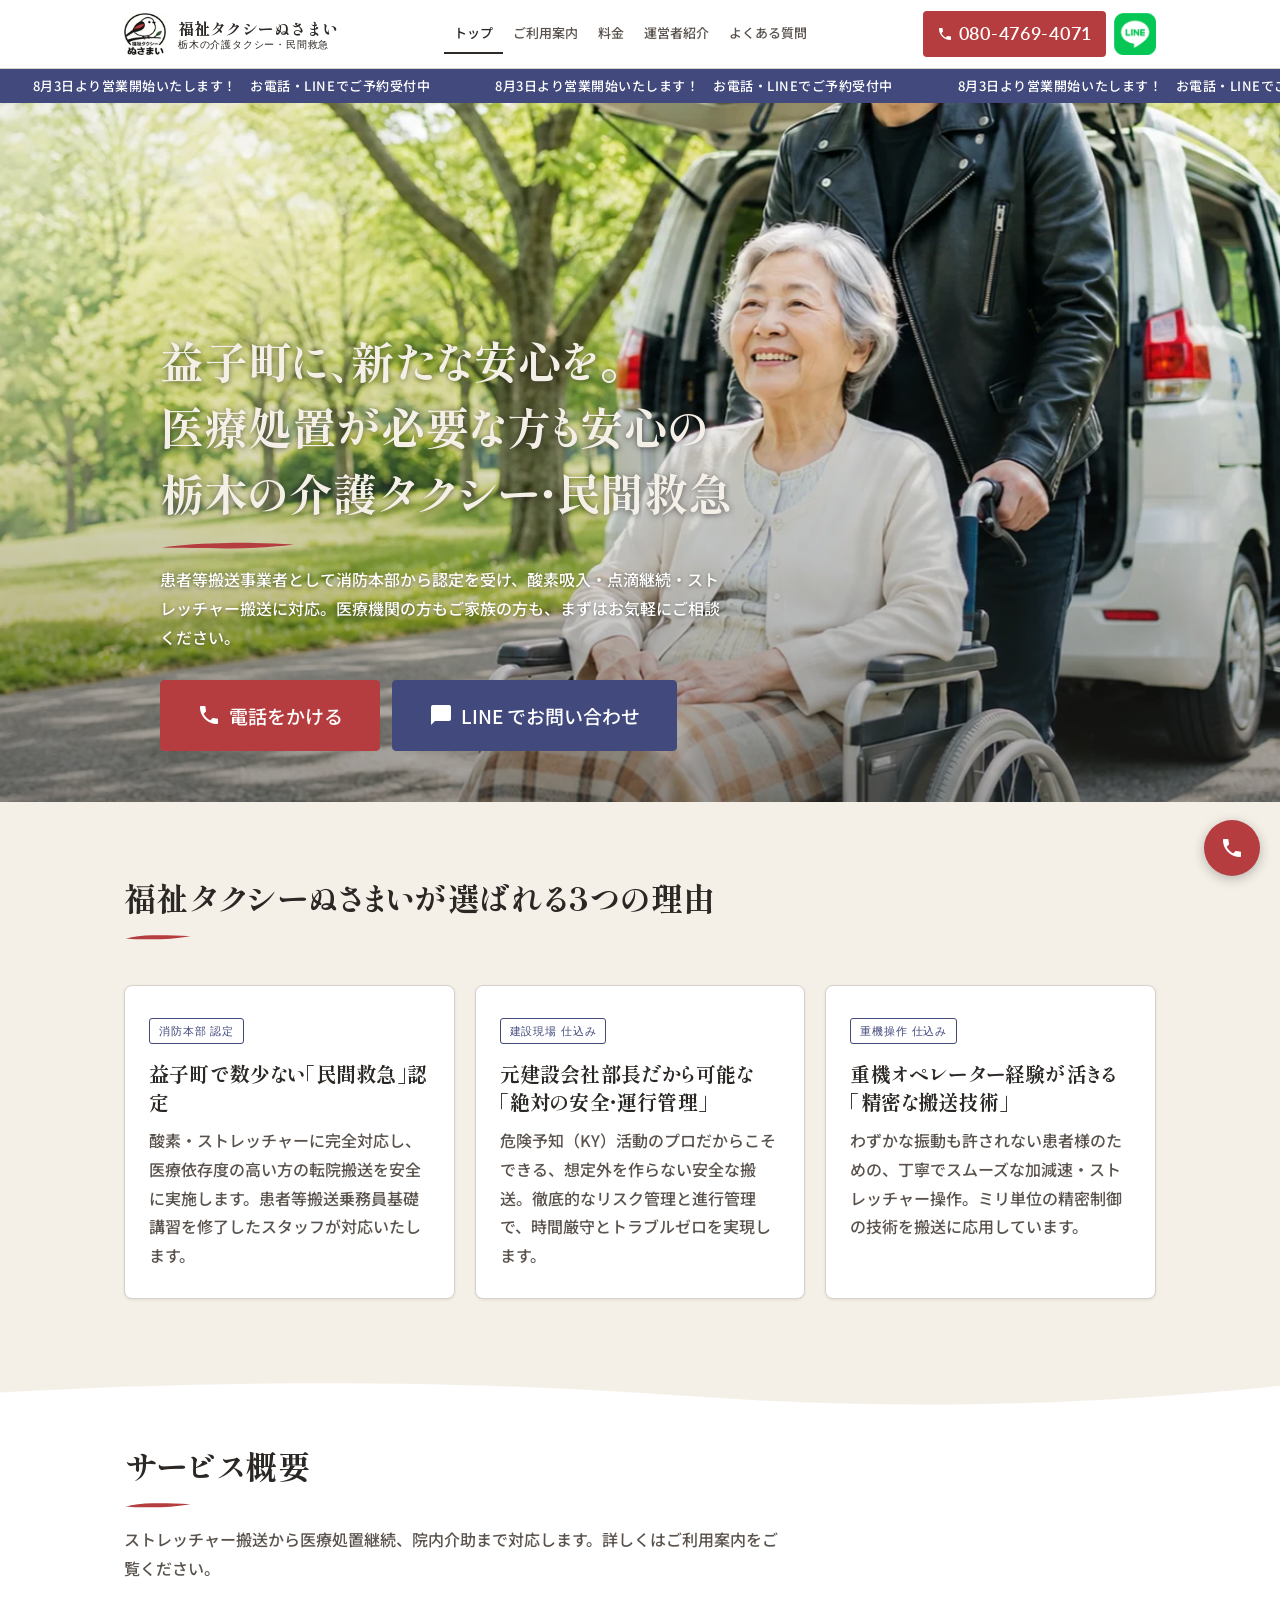
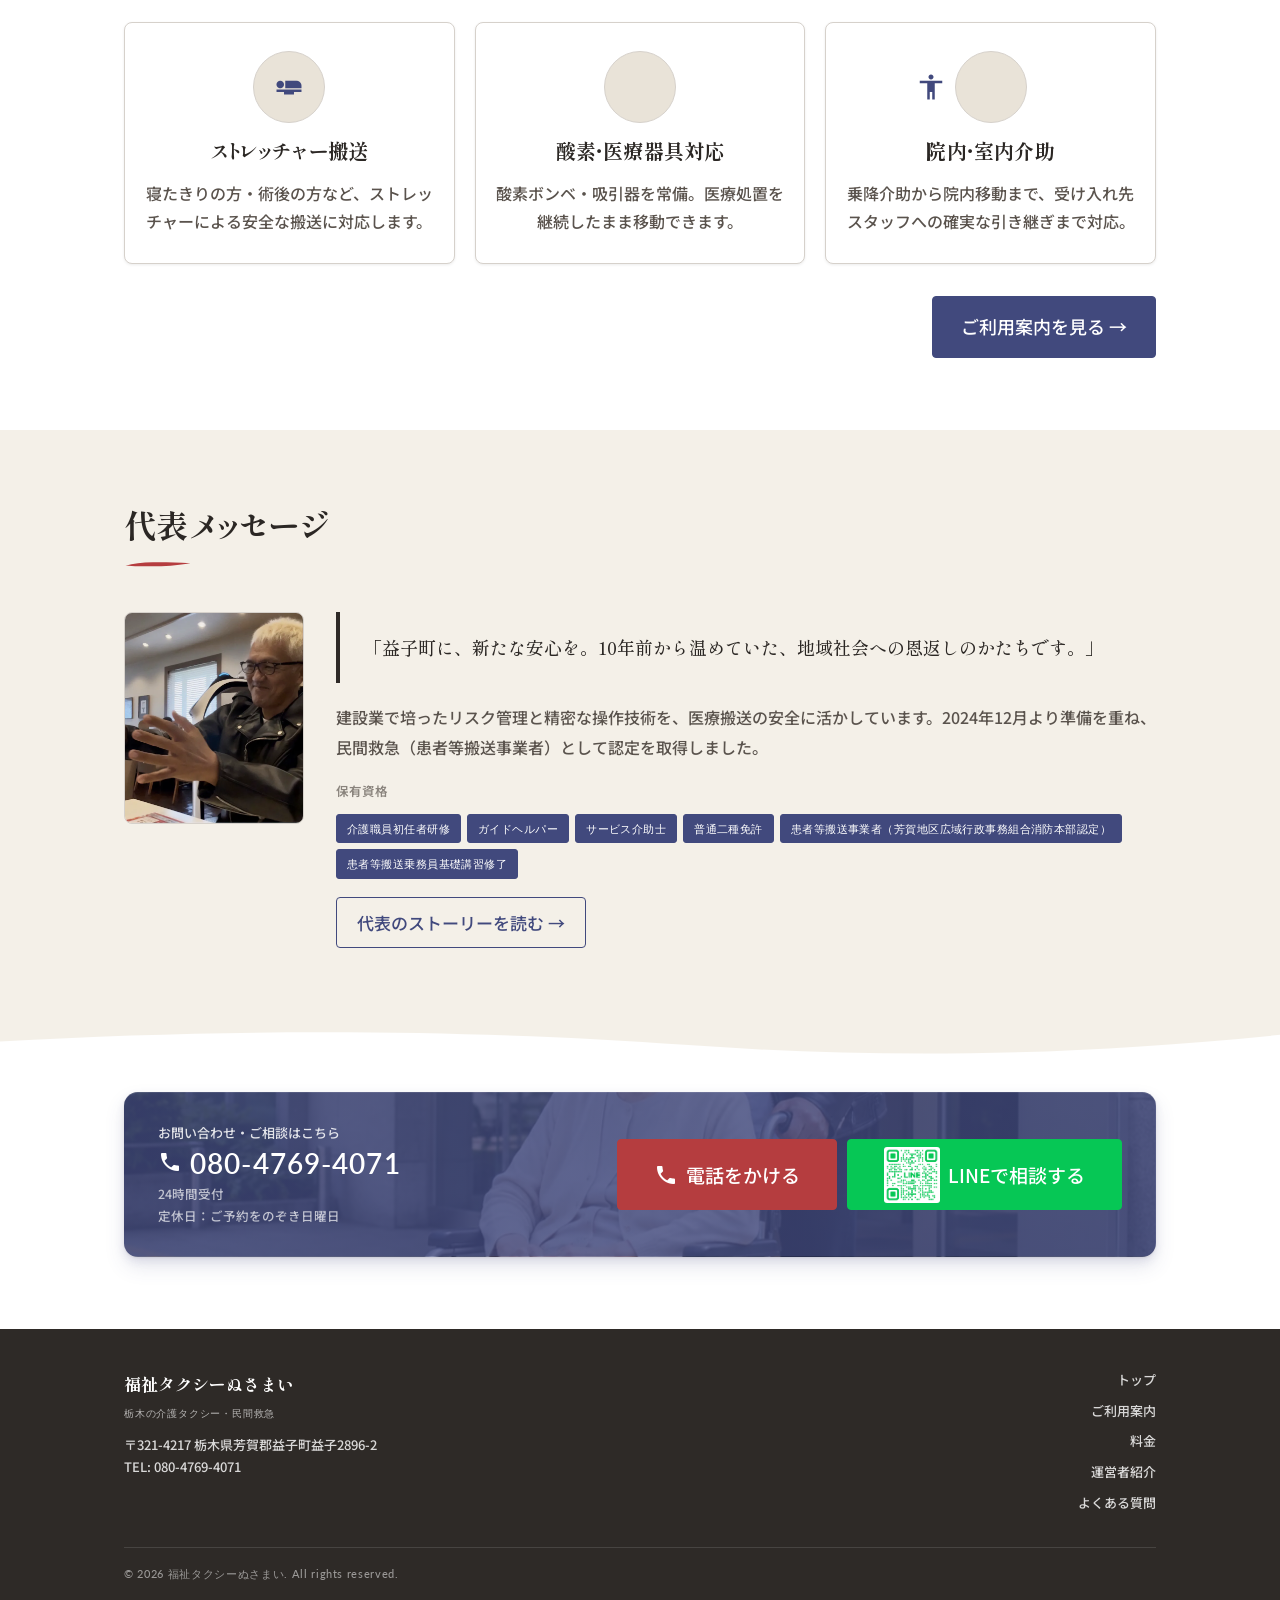
<file: index.html>
<!DOCTYPE html>
<html lang="ja">
<head>
  <meta charset="UTF-8">
  <meta name="viewport" content="width=device-width, initial-scale=1.0">
  <meta name="robots" content="noindex">
  <link rel="icon" type="image/png" href="img/favicon.png">
  <title>福祉タクシーぬさまい｜栃木県益子町の介護タクシー・民間救急</title>
  <meta name="description" content="栃木県益子町を拠点に、ストレッチャー搬送・酸素吸入・点滴継続に対応する介護タクシー／民間救急（患者等搬送事業者）。芳賀郡・栃木県全域の転院・通院・広域搬送をMSWやご家族からのご依頼で承ります。">
  <link rel="canonical" href="https://tokyo-mate-kikaku.github.io/nusamai-taxi-canp/">

  <!-- OGP -->
  <meta property="og:type" content="website">
  <meta property="og:site_name" content="福祉タクシーぬさまい">
  <meta property="og:title" content="福祉タクシーぬさまい｜栃木県益子町の介護タクシー・民間救急">
  <meta property="og:description" content="栃木県益子町を拠点に、ストレッチャー搬送・酸素吸入・点滴継続に対応する介護タクシー／民間救急。芳賀郡・栃木県全域の転院・通院・広域搬送を承ります。">
  <meta property="og:url" content="https://tokyo-mate-kikaku.github.io/nusamai-taxi-canp/">
  <meta property="og:image" content="https://tokyo-mate-kikaku.github.io/nusamai-taxi-canp/img/fv_draft01.webp">
  <meta property="og:locale" content="ja_JP">

  <!-- Twitter Card -->
  <meta name="twitter:card" content="summary_large_image">
  <meta name="twitter:title" content="福祉タクシーぬさまい｜栃木県益子町の介護タクシー・民間救急">
  <meta name="twitter:description" content="栃木県益子町を拠点に、ストレッチャー搬送・酸素吸入・点滴継続に対応する介護タクシー／民間救急。芳賀郡・栃木県全域の転院・通院・広域搬送を承ります。">
  <meta name="twitter:image" content="https://tokyo-mate-kikaku.github.io/nusamai-taxi-canp/img/fv_draft01.webp">
  <link rel="preconnect" href="https://fonts.googleapis.com">
  <link rel="preconnect" href="https://fonts.gstatic.com" crossorigin>
  <link href="https://fonts.googleapis.com/css2?family=Shippori+Mincho:wght@700&text=%25%2C-./0123456789%3AABCDEHIJKLMNPQSTVY_abcdefghiklmnoprstuvwxy%7C%C2%A5%C2%A9%E2%80%94%E2%80%BB%E2%86%92%E2%87%84%E2%97%AF%E2%9C%93%E3%80%81%E3%80%82%E3%80%85%E3%80%8C%E3%80%8D%E3%80%92%E3%80%9C%E3%81%82%E3%81%84%E3%81%86%E3%81%88%E3%81%8A%E3%81%8B%E3%81%8C%E3%81%8D%E3%81%8E%E3%81%8F%E3%81%91%E3%81%93%E3%81%94%E3%81%95%E3%81%97%E3%81%98%E3%81%99%E3%81%9A%E3%81%9B%E3%81%9C%E3%81%9D%E3%81%9E%E3%81%9F%E3%81%A0%E3%81%A1%E3%81%A3%E3%81%A4%E3%81%A6%E3%81%A7%E3%81%A8%E3%81%A9%E3%81%AA%E3%81%AB%E3%81%AC%E3%81%AD%E3%81%AE%E3%81%AF%E3%81%B0%E3%81%B3%E3%81%B8%E3%81%BB%E3%81%BE%E3%81%BF%E3%82%80%E3%82%81%E3%82%82%E3%82%84%E3%82%88%E3%82%89%E3%82%8A%E3%82%8B%E3%82%8C%E3%82%8F%E3%82%92%E3%82%93%E3%82%A2%E3%82%A3%E3%82%A4%E3%82%A8%E3%82%AA%E3%82%AB%E3%82%AD%E3%82%AE%E3%82%AF%E3%82%B0%E3%82%B3%E3%82%B5%E3%82%B7%E3%82%B8%E3%82%B9%E3%82%BA%E3%82%BB%E3%82%BC%E3%82%BF%E3%83%81%E3%83%83%E3%83%86%E3%83%87%E3%83%88%E3%83%89%E3%83%8B%E3%83%8D%E3%83%90%E3%83%92%E3%83%93%E3%83%95%E3%83%96%E3%83%97%E3%83%99%E3%83%9A%E3%83%9C%E3%83%9D%E3%83%9E%E3%83%9F%E3%83%A0%E3%83%A1%E3%83%A2%E3%83%A3%E3%83%A5%E3%83%A7%E3%83%A9%E3%83%AA%E3%83%AB%E3%83%AC%E3%83%AD%E3%83%B3%E3%83%BB%E3%83%BC%E4%B8%80%E4%B8%81%E4%B8%88%E4%B8%8A%E4%B8%8B%E4%B8%8D%E4%B8%96%E4%B8%A1%E4%B8%AD%E4%B8%BB%E4%B9%97%E4%BA%86%E4%BA%88%E4%BA%8B%E4%BA%8C%E4%BA%BA%E4%BB%8A%E4%BB%8B%E4%BB%95%E4%BB%96%E4%BB%98%E4%BB%A3%E4%BB%A5%E4%BB%AE%E4%BB%B6%E4%BB%BB%E4%BC%91%E4%BC%9A%E4%BC%9D%E4%BD%8D%E4%BD%8E%E4%BD%8F%E4%BD%93%E4%BD%95%E4%BD%99%E4%BD%9C%E4%BD%BF%E4%BE%8B%E4%BE%9D%E4%BF%9D%E4%BF%A1%E4%BF%AE%E5%81%B4%E5%82%99%E5%83%8F%E5%85%83%E5%85%85%E5%85%88%E5%85%8D%E5%85%A5%E5%85%A8%E5%85%B1%E5%85%B7%E5%86%85%E5%86%86%E5%86%8D%E5%87%A6%E5%87%BA%E5%88%86%E5%88%87%E5%88%9D%E5%88%A5%E5%88%A9%E5%88%B6%E5%88%B8%E5%89%87%E5%89%8D%E5%89%B2%E5%8A%9B%E5%8A%A0%E5%8A%A9%E5%8B%95%E5%8B%99%E5%8C%97%E5%8C%BA%E5%8C%BB%E5%8D%94%E5%8D%98%E5%8D%B1%E5%8D%B3%E5%8E%9F%E5%8E%B3%E5%8F%82%E5%8F%8E%E5%8F%96%E5%8F%97%E5%8F%A3%E5%8F%AF%E5%8F%B7%E5%90%84%E5%90%88%E5%90%8C%E5%90%8D%E5%90%91%E5%90%AB%E5%90%B8%E5%91%8A%E5%91%BD%E5%93%81%E5%93%A1%E5%95%8F%E5%96%80%E5%96%B6%E5%99%A8%E5%9B%9B%E5%9B%9E%E5%9B%B0%E5%9B%BA%E5%9B%BD%E5%9C%A8%E5%9C%B0%E5%9E%8B%E5%9F%9F%E5%9F%B9%E5%9F%BA%E5%A0%B1%E5%A0%B4%E5%A2%83%E5%A2%97%E5%A3%AB%E5%A4%96%E5%A4%9C%E5%A4%A7%E5%A4%AB%E5%A5%A5%E5%A7%8B%E5%AD%90%E5%AD%98%E5%AE%85%E5%AE%87%E5%AE%88%E5%AE%89%E5%AE%8C%E5%AE%9A%E5%AE%9F%E5%AE%A2%E5%AE%A4%E5%AE%AE%E5%AE%B6%E5%AF%84%E5%AF%86%E5%AF%9D%E5%AF%A7%E5%AF%BE%E5%B0%8F%E5%B0%91%E5%B1%8B%E5%B1%9E%E5%B1%B1%E5%B2%A1%E5%B8%82%E5%B8%8C%E5%B8%AB%E5%B8%AD%E5%B8%AF%E5%B8%B8%E5%B9%B4%E5%B9%B9%E5%BA%83%E5%BA%95%E5%BA%A6%E5%BA%A7%E5%BB%BA%E5%BC%8F%E5%BC%95%E5%BD%93%E5%BD%B9%E5%BE%85%E5%BE%8C%E5%BE%93%E5%BE%97%E5%BE%A1%E5%BE%B9%E5%BF%83%E5%BF%85%E5%BF%9C%E6%80%9D%E6%80%A5%E6%80%A7%E6%81%A9%E6%82%A3%E6%83%91%E6%83%B3%E6%84%8F%E6%84%9B%E6%84%9F%E6%85%8B%E6%88%90%E6%88%B8%E6%89%80%E6%89%8B%E6%89%95%E6%89%BF%E6%8A%80%E6%8A%91%E6%8B%A0%E6%8B%AD%E6%8C%81%E6%8C%87%E6%8C%AF%E6%8C%BF%E6%8D%A8%E6%8F%90%E6%8F%9B%E6%8F%B4%E6%8F%BA%E6%90%AC%E6%90%AD%E6%90%BA%E6%93%8D%E6%94%AF%E6%94%B9%E6%94%BF%E6%95%85%E6%95%91%E6%95%B0%E6%95%B4%E6%96%99%E6%96%B0%E6%96%B9%E6%96%BD%E6%97%85%E6%97%8F%E6%97%A5%E6%97%A9%E6%98%8E%E6%99%82%E6%99%AE%E6%9B%9C%E6%9B%B8%E6%9B%BF%E6%9C%80%E6%9C%88%E6%9C%89%E6%9C%9B%E6%9C%9D%E6%9C%9F%E6%9C%A8%E6%9C%AC%E6%9D%90%E6%9D%A5%E6%9F%93%E6%A0%83%E6%A0%BC%E6%A1%88%E6%A4%85%E6%A5%AD%E6%A6%82%E6%A7%8B%E6%A7%98%E6%A8%99%E6%A9%9F%E6%AD%A2%E6%AD%A3%E6%AD%A9%E6%AD%B4%E6%AE%8A%E6%AE%B5%E6%AF%8E%E6%AF%92%E6%B0%8F%E6%B0%91%E6%B0%97%E6%B0%B4%E6%B1%97%E6%B1%BA%E6%B2%BB%E6%B3%81%E6%B3%95%E6%B4%BB%E6%B5%81%E6%B5%A6%E6%B5%B7%E6%B6%88%E6%B7%BB%E6%B8%85%E6%B8%88%E6%B8%9B%E6%B8%A9%E6%B9%BF%E6%BA%90%E6%BA%96%E6%BB%B4%E7%82%B9%E7%82%BA%E7%83%8F%E7%84%A1%E7%88%B6%E7%89%87%E7%89%B9%E7%8A%B6%E7%8C%9B%E7%8F%BE%E7%90%86%E7%92%B0%E7%94%9F%E7%94%A8%E7%94%B1%E7%94%B3%E7%94%BA%E7%94%BB%E7%95%8C%E7%95%AA%E7%95%B0%E7%96%BE%E7%97%85%E7%97%87%E7%97%B0%E7%99%82%E7%99%BA%E7%9A%84%E7%9B%8A%E7%9B%AE%E7%9B%B4%E7%9B%B8%E7%9C%8B%E7%9C%8C%E7%9C%9F%E7%9D%80%E7%9E%AD%E7%9F%A5%E7%A0%94%E7%A2%BA%E7%A4%8E%E7%A4%BA%E7%A4%BE%E7%A5%89%E7%A5%9E%E7%A6%8F%E7%A7%81%E7%A7%BB%E7%A8%AE%E7%A9%8D%E7%A9%BA%E7%AA%93%E7%AB%8B%E7%AC%AC%E7%AD%89%E7%AD%96%E7%AE%97%E7%AE%A1%E7%B2%BE%E7%B4%84%E7%B4%A0%E7%B4%B0%E7%B4%B9%E7%B5%84%E7%B5%8C%E7%B5%90%E7%B5%A1%E7%B5%B6%E7%B6%99%E7%B6%9A%E7%BD%AE%E7%BF%8C%E7%BF%92%E8%80%83%E8%80%85%E8%80%90%E8%80%97%E8%81%B7%E8%83%B8%E8%83%BD%E8%84%9A%E8%87%AA%E8%88%AC%E8%89%B2%E8%8A%B3%E8%8C%82%E8%8D%B7%E8%90%BD%E8%A1%8C%E8%A1%93%E8%A1%A8%E8%A3%85%E8%A3%95%E8%A6%81%E8%A6%8B%E8%A6%A7%E8%A6%AA%E8%A7%92%E8%A7%A3%E8%A8%80%E8%A8%88%E8%A8%98%E8%A8%AD%E8%A8%B1%E8%A9%B1%E8%A9%B3%E8%AA%8D%E8%AA%A0%E8%AA%AC%E8%AA%AD%E8%AA%BF%E8%AB%87%E8%AC%9B%E8%AD%B0%E8%AD%B7%E8%B2%9D%E8%B2%BB%E8%B3%80%E8%B3%83%E8%B3%87%E8%B3%AA%E8%B5%B0%E8%B5%B7%E8%B6%8A%E8%B7%9D%E8%B7%AF%E8%B7%B5%E8%BA%AB%E8%BB%8A%E8%BB%A2%E8%BB%BD%E8%BC%89%E8%BC%B8%E8%BE%BC%E8%BF%8E%E8%BF%91%E8%BF%94%E9%80%80%E9%80%81%E9%80%94%E9%80%9A%E9%80%9F%E9%80%A0%E9%80%A3%E9%80%B2%E9%81%8B%E9%81%93%E9%81%A9%E9%81%B8%E9%82%A3%E9%83%A1%E9%83%A8%E9%83%B7%E9%83%BD%E9%85%8D%E9%85%B8%E9%87%8D%E9%87%8E%E9%87%8F%E9%87%91%E9%87%A7%E9%95%B7%E9%96%8B%E9%96%93%E9%96%A2%E9%98%B2%E9%99%8D%E9%99%90%E9%99%A2%E9%99%BA%E9%9A%8E%E9%9A%9B%E9%9A%9C%E9%9A%A3%E9%9B%A2%E9%9B%A3%E9%9B%BB%E9%A0%85%E9%A0%88%E9%A0%98%E9%A0%AD%E9%A0%BC%E9%A1%8D%E9%A1%98%E9%A3%9B%E9%A7%90%E9%A8%93%E9%AB%98%E9%BD%A2%EF%BC%88%EF%BC%89%EF%BC%8B%EF%BC%8F%EF%BC%9A%EF%BC%9D%EF%BC%9F%EF%BD%9C&family=Noto+Sans+JP:wght@400;500;700&family=Lato:wght@400;700&display=swap" rel="stylesheet">
  <link href="https://fonts.googleapis.com/icon?family=Material+Icons" rel="stylesheet">
  <link rel="stylesheet" href="css/style.css">

  <!-- 構造化データ（TaxiService） -->
  <script type="application/ld+json">
  {
    "@context": "https://schema.org",
    "@type": "TaxiService",
    "name": "福祉タクシーぬさまい",
    "description": "栃木県益子町を拠点に、ストレッチャー搬送・酸素吸入・点滴継続に対応する介護タクシー／民間救急（患者等搬送事業者）。",
    "url": "https://tokyo-mate-kikaku.github.io/nusamai-taxi-canp/",
    "image": "https://tokyo-mate-kikaku.github.io/nusamai-taxi-canp/img/fv_draft01.webp",
    "telephone": "+81-80-4769-4071",
    "areaServed": [
      { "@type": "AdministrativeArea", "name": "栃木県芳賀郡益子町" },
      { "@type": "AdministrativeArea", "name": "栃木県" }
    ],
    "provider": {
      "@type": "LocalBusiness",
      "name": "福祉タクシーぬさまい",
      "image": "https://tokyo-mate-kikaku.github.io/nusamai-taxi-canp/img/logo.jpg",
      "telephone": "+81-80-4769-4071",
      "url": "https://tokyo-mate-kikaku.github.io/nusamai-taxi-canp/",
      "founder": { "@type": "Person", "name": "浦上 猛" },
      "foundingDate": "2025-08",
      "address": {
        "@type": "PostalAddress",
        "postalCode": "321-4217",
        "addressRegion": "栃木県",
        "addressLocality": "芳賀郡益子町",
        "streetAddress": "益子2896-2",
        "addressCountry": "JP"
      }
    }
  }
  </script>

  <!-- ===== TRACKING ===== -->
  <!-- Google Search Console 認証 : -->
  <meta name="google-site-verification" content="2zkhqX7VvUgENSOrvvJ1nqqEa8RQcRwvDcQsqCewWVw">

  <!-- Google Analytics 4 -->
  <script async src="https://www.googletagmanager.com/gtag/js?id=G-GGK96P9J8S"></script>
  <script>
    window.dataLayer = window.dataLayer || [];
    function gtag(){dataLayer.push(arguments);}
    gtag('js', new Date());
    gtag('config', 'G-GGK96P9J8S');
  </script>

  <!-- Microsoft Clarity -->
  <script type="text/javascript">
    (function(c,l,a,r,i,t,y){
      c[a]=c[a]||function(){(c[a].q=c[a].q||[]).push(arguments)};
      t=l.createElement(r);t.async=1;t.src="https://www.clarity.ms/tag/"+i;
      y=l.getElementsByTagName(r)[0];y.parentNode.insertBefore(t,y);
    })(window, document, "clarity", "script", "xcbvhcziiq");
  </script>
</head>
<body>

<!-- ===== SITE HEADER ===== -->
<header class="site-header">
  <div class="container">
    <div class="header-inner">
      <a href="index.html" class="header-logo">
        <div class="logo-mark"><img src="img/logo.jpg" alt="福祉タクシーぬさまい ロゴ"></div>
        <div class="logo-text">
          <span class="logo-main">福祉タクシーぬさまい</span>
          <span class="logo-sub">栃木の介護タクシー・民間救急</span>
        </div>
      </a>
      <nav class="header-nav" role="navigation" aria-label="グローバルナビゲーション">
        <a href="index.html" class="current">トップ</a>
        <a href="guide.html">ご利用案内</a>
        <a href="price.html">料金</a>
        <a href="about.html">運営者紹介</a>
        <a href="faq.html">よくある質問</a>
      </nav>
      <div class="header-cta">
        <a href="tel:08047694071" class="header-phone"><span class="material-icons" aria-hidden="true">call</span> 080-4769-4071</a>
        <a href="https://lin.ee/9xXF9nc" target="_blank" rel="noopener noreferrer" class="header-line" aria-label="LINEで相談する"><img src="img/LINE_Brand_icon.png" alt=""></a>
      </div>
      <button class="menu-toggle menu-toggle--text" aria-label="メニューを開く" aria-expanded="false"></button>
    </div>
  </div>
</header>
<div class="ticker-wrap" aria-label="お知らせ">
  <div class="ticker">
    <span>8月3日より営業開始いたします！　お電話・LINEでご予約受付中</span>
    <span>8月3日より営業開始いたします！　お電話・LINEでご予約受付中</span>
    <span>8月3日より営業開始いたします！　お電話・LINEでご予約受付中</span>
    <span>8月3日より営業開始いたします！　お電話・LINEでご予約受付中</span>
  </div>
</div>

<!-- ===== HERO ===== -->
<section class="hero">
  <div class="hero-image-wrap">
    <img src="img/fv_draft01.webp" alt="車いすの利用者を福祉車両へご案内する代表" class="hero-img" width="414" height="6699" fetchpriority="high" decoding="async">
  </div>
  <div class="hero-body">
    <h1 class="hero-catch">益子町に、新たな安心を。<br>医療処置が必要な方も安心の<br>栃木の介護タクシー・民間救急</h1>
    <p class="hero-sub">患者等搬送事業者として消防本部から認定を受け、酸素吸入・点滴継続・ストレッチャー搬送に対応。医療機関の方もご家族の方も、まずはお気軽にご相談ください。</p>
    <div class="hero-actions">
      <a href="tel:08047694071" class="btn btn-dark btn-lg"><span class="material-icons" aria-hidden="true">call</span> 電話をかける</a>
      <a href="https://lin.ee/9xXF9nc" target="_blank" rel="noopener noreferrer" class="btn btn-accent-solid btn-lg"><span class="material-icons" aria-hidden="true">chat_bubble</span>LINE でお問い合わせ</a>
    </div>
  </div>
</section>

<!-- ===== 3つの理由 ===== -->
<section class="section bg-soft wave-down">
  <div class="section-inner">
    <div class="section-header">
      <h2 class="section-title">福祉タクシーぬさまいが選ばれる3つの理由</h2>
    </div>
    <div class="grid-3">
      <div class="reason-card">
        <div class="reason-num">消防本部 認定</div>
        <h3>益子町で数少ない「民間救急」認定</h3>
        <p>酸素・ストレッチャーに完全対応し、医療依存度の高い方の転院搬送を安全に実施します。患者等搬送乗務員基礎講習を修了したスタッフが対応いたします。</p>
      </div>
      <div class="reason-card">
        <div class="reason-num">建設現場 仕込み</div>
        <h3>元建設会社部長だから可能な「絶対の安全・運行管理」</h3>
        <p>危険予知（KY）活動のプロだからこそできる、想定外を作らない安全な搬送。徹底的なリスク管理と進行管理で、時間厳守とトラブルゼロを実現します。</p>
      </div>
      <div class="reason-card">
        <div class="reason-num">重機操作 仕込み</div>
        <h3>重機オペレーター経験が活きる「精密な搬送技術」</h3>
        <p>わずかな振動も許されない患者様のための、丁寧でスムーズな加減速・ストレッチャー操作。ミリ単位の精密制御の技術を搬送に応用しています。</p>
      </div>
    </div>
  </div>
</section>

<!-- ===== サービス概要 ===== -->
<section class="section">
  <div class="section-inner">
    <div class="section-header">
      <h2 class="section-title">サービス概要</h2>
      <p class="section-lead">ストレッチャー搬送から医療処置継続、院内介助まで対応します。詳しくはご利用案内をご覧ください。</p>
    </div>
    <div class="grid-3" style="margin-bottom: 32px;">
      <div class="service-card">
        <div class="service-icon"><span class="material-icons" aria-hidden="true">airline_seat_flat</span></div>
        <h3>ストレッチャー搬送</h3>
        <p style="font-size: 16px; color: var(--text-2); line-height: 1.75;">寝たきりの方・術後の方など、ストレッチャーによる安全な搬送に対応します。</p>
      </div>
      <div class="service-card">
        <div class="service-icon"><span class="material-icons" aria-hidden="true">medical_services</span></div>
        <h3>酸素・医療器具対応</h3>
        <p style="font-size: 16px; color: var(--text-2); line-height: 1.75;">酸素ボンベ・吸引器を常備。医療処置を継続したまま移動できます。</p>
      </div>
      <div class="service-card">
        <div class="service-icon"><span class="material-icons" aria-hidden="true">accessibility_new</span></div>
        <h3>院内・室内介助</h3>
        <p style="font-size: 16px; color: var(--text-2); line-height: 1.75;">乗降介助から院内移動まで、受け入れ先スタッフへの確実な引き継ぎまで対応。</p>
      </div>
    </div>
    <div style="display: flex; justify-content: flex-end;">
      <a href="guide.html" class="btn btn-accent-fill">ご利用案内を見る →</a>
    </div>
  </div>
</section>

<!-- ===== 代表メッセージ ===== -->
<section class="section bg-soft wave-down">
  <div class="section-inner">
    <div class="section-header">
      <h2 class="section-title">代表メッセージ</h2>
    </div>
    <div style="display: flex; gap: 32px; align-items: flex-start; flex-wrap: wrap;">
      <div style="width: 180px; flex-shrink: 0;">
        <img src="img/profile.webp" alt="福祉タクシーぬさまい 代表 浦上猛" width="703" height="831" loading="lazy" style="width: 100%; height: auto; border-radius: var(--radius); border: 1.4px solid var(--border); display: block;">
      </div>
      <div style="flex: 1; min-width: 260px;">
        <div class="quote-block" style="margin-bottom: 20px;">「益子町に、新たな安心を。10年前から温めていた、地域社会への恩返しのかたちです。」</div>
        <p style="font-size: 16px; color: var(--text-2); line-height: 1.85; margin-bottom: 18px;">建設業で培ったリスク管理と精密な操作技術を、医療搬送の安全に活かしています。2024年12月より準備を重ね、民間救急（患者等搬送事業者）として認定を取得しました。</p>
        <p style="font-size: 12.5px; color: var(--muted); margin-bottom: 12px; font-weight: 600;">保有資格</p>
        <div class="badge-row" style="margin-bottom: 18px;">
          <span class="badge">介護職員初任者研修</span>
          <span class="badge">ガイドヘルパー</span>
          <span class="badge">サービス介助士</span>
          <span class="badge">普通二種免許</span>
          <span class="badge">患者等搬送事業者（芳賀地区広域行政事務組合消防本部認定）</span>
          <span class="badge">患者等搬送乗務員基礎講習修了</span>
        </div>
        <a href="about.html" class="btn btn-sm btn-accent">代表のストーリーを読む →</a>
      </div>
    </div>
  </div>
</section>

<!-- ===== フッターCTA ===== -->
<section class="section">
  <div class="section-inner">
    <div class="footer-cta">
      <div>
        <p class="footer-cta-label">お問い合わせ・ご相談はこちら</p>
        <div class="footer-cta-tel"><span class="material-icons" aria-hidden="true">call</span> 080-4769-4071</div>
        <p class="footer-cta-hours">24時間受付</p>
        <p class="footer-cta-hours">定休日：ご予約をのぞき日曜日</p>
      </div>
      <div class="footer-cta-actions">
        <a href="tel:08047694071" class="btn btn-dark btn-lg"><span class="material-icons" aria-hidden="true">call</span> 電話をかける</a>
        <a href="https://lin.ee/9xXF9nc" target="_blank" rel="noopener noreferrer" class="btn btn-line btn-lg"><span class="material-icons" aria-hidden="true">chat_bubble</span><img class="btn-line-qr" src="img/line_qr.png" alt="" aria-hidden="true">LINEで相談する</a>
      </div>
    </div>
  </div>
</section>

<!-- ===== SITE FOOTER ===== -->
<footer class="site-footer">
  <div class="container">
    <div class="footer-inner">
      <div class="footer-brand">
        <span class="logo-main">福祉タクシーぬさまい</span>
        <span class="logo-sub">栃木の介護タクシー・民間救急</span>
        <address class="footer-address" style="font-style:normal;">
          〒321-4217 栃木県芳賀郡益子町益子2896-2<br>
          TEL: 080-4769-4071
        </address>
      </div>
      <nav class="footer-nav" aria-label="フッターナビゲーション">
        <a href="index.html">トップ</a>
        <a href="guide.html">ご利用案内</a>
        <a href="price.html">料金</a>
        <a href="about.html">運営者紹介</a>
        <a href="faq.html">よくある質問</a>
      </nav>
    </div>
    <p class="footer-bottom">© <span id="copyright-year">2026</span> 福祉タクシーぬさまい. All rights reserved.</p>
  </div>
</footer>

<!-- ===== FLOATING CTA ===== -->
<div class="floating-cta" aria-label="お問い合わせ">
  <a href="tel:08047694071" class="floating-phone" aria-label="電話する"><span class="material-icons" aria-hidden="true">call</span></a>
</div>

<script src="js/main.js"></script>
</body>
</html>
</file>
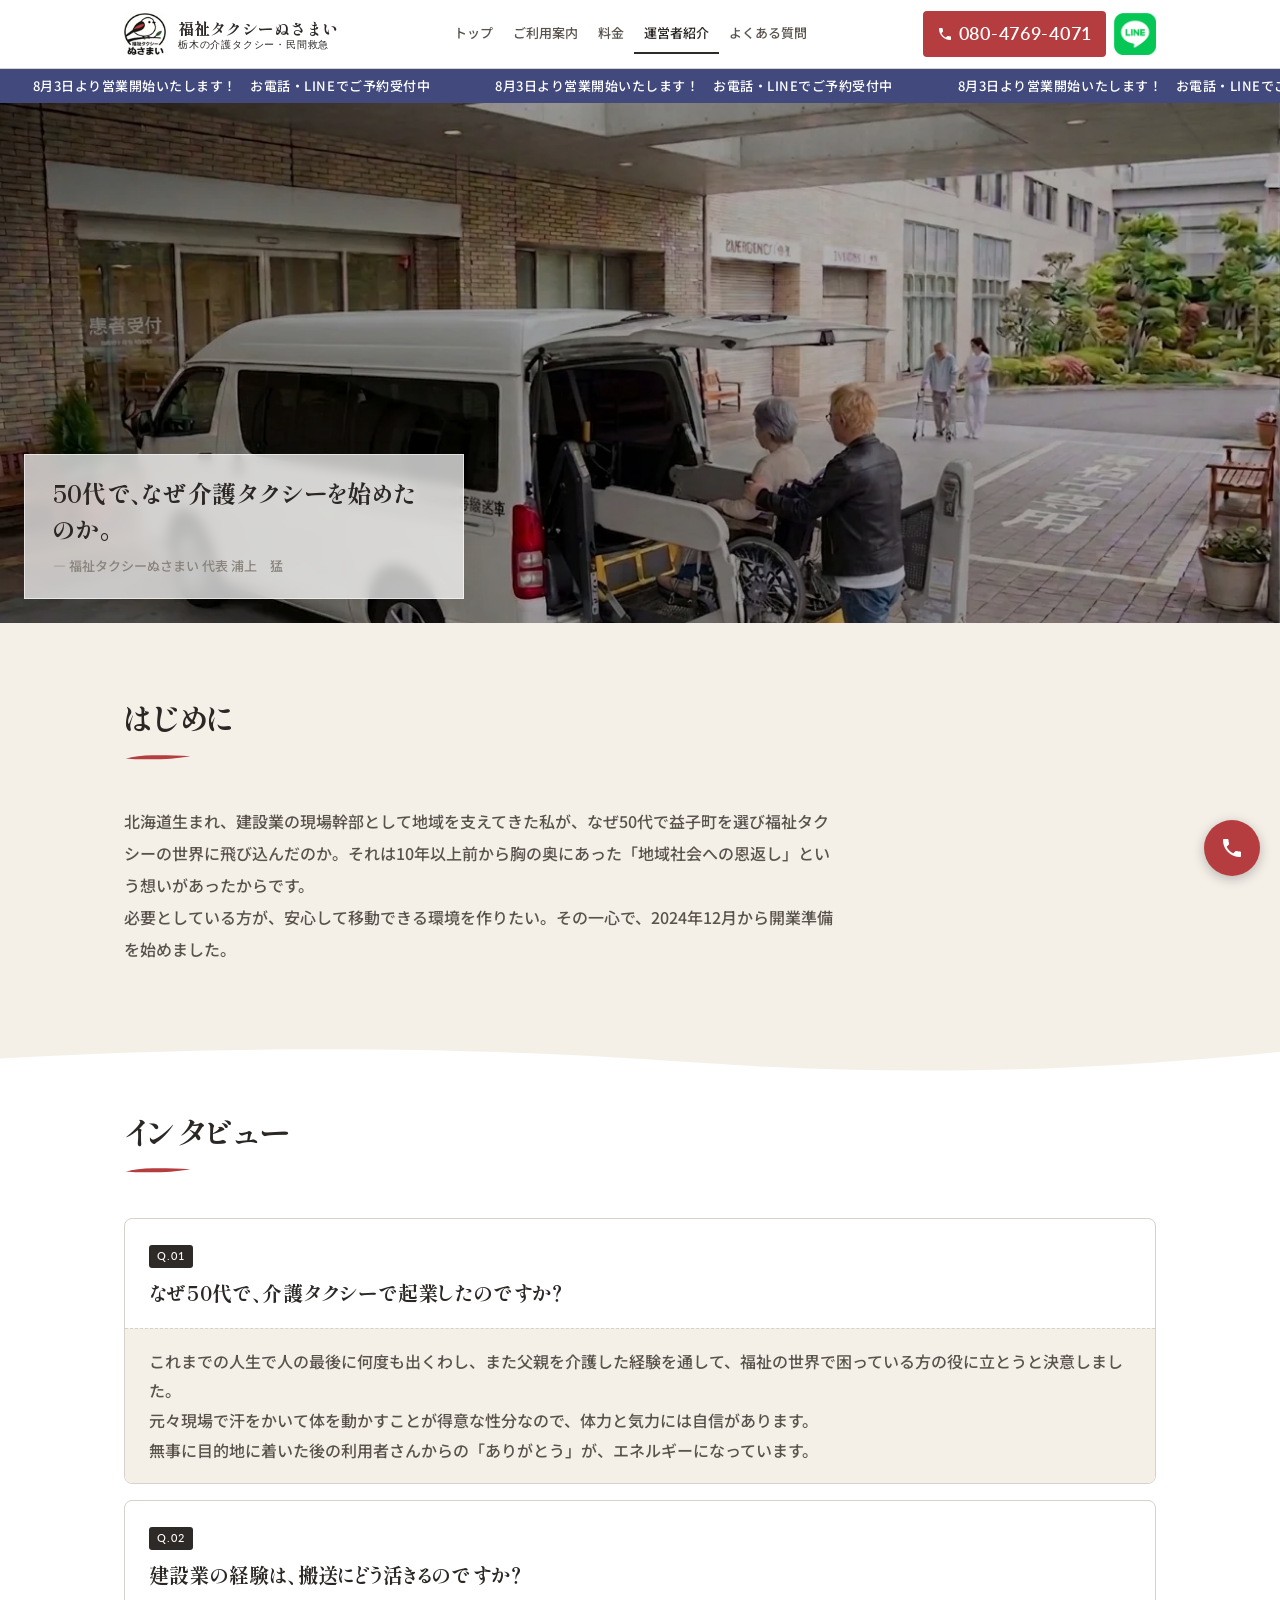
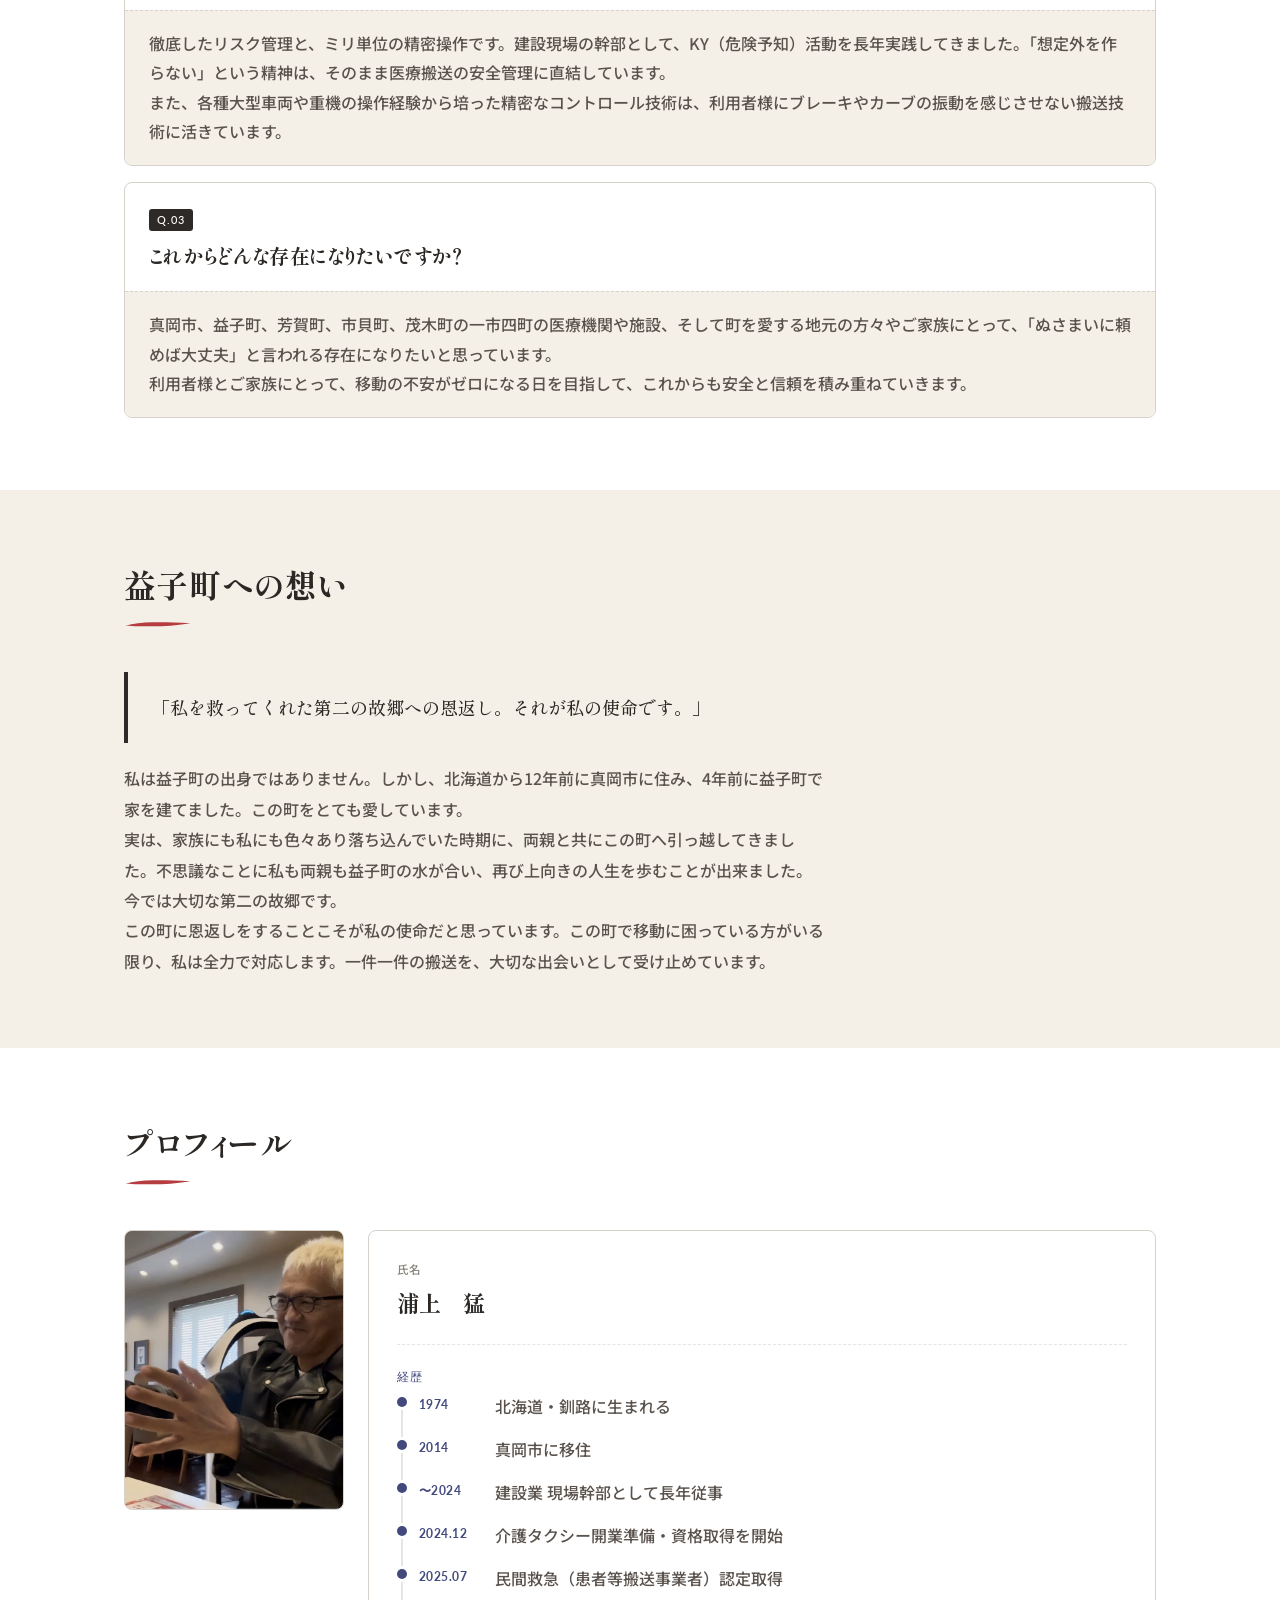
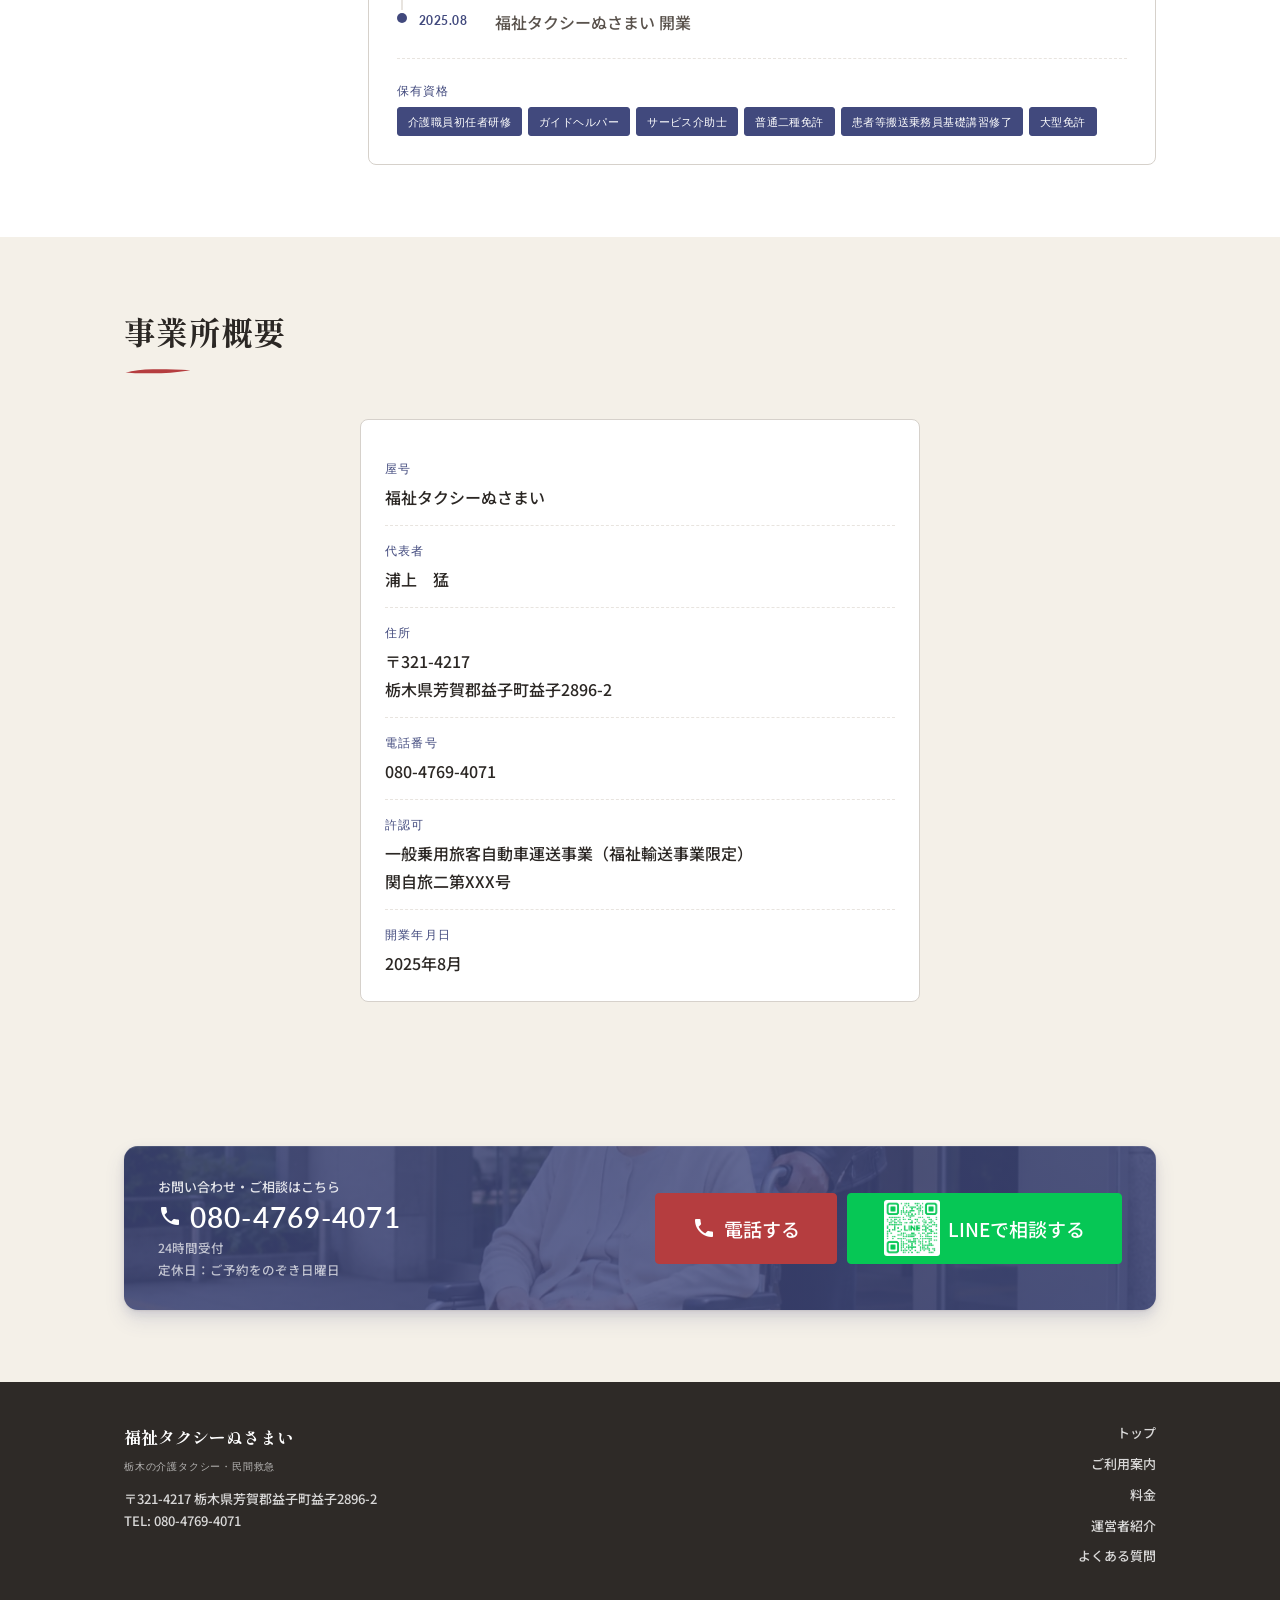
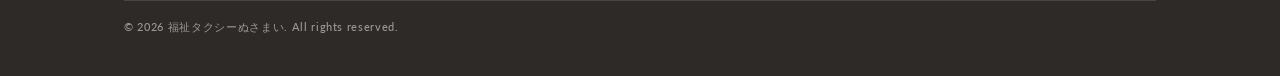
<file: about.html>
<!DOCTYPE html>
<html lang="ja">
<head>
  <meta charset="UTF-8">
  <meta name="viewport" content="width=device-width, initial-scale=1.0">
  <meta name="robots" content="noindex">
  <link rel="icon" type="image/png" href="img/favicon.png">
  <title>運営者紹介 | 福祉タクシーぬさまい</title>
  <meta name="description" content="50代で介護タクシーを開業した代表のストーリー。建設業の安全管理・精密操作の経験が、民間救急の搬送技術に活きています。">
  <link rel="preconnect" href="https://fonts.googleapis.com">
  <link rel="preconnect" href="https://fonts.gstatic.com" crossorigin>
  <link href="https://fonts.googleapis.com/css2?family=Shippori+Mincho:wght@700&text=%25%2C-./0123456789%3AABCDEHIJKLMNPQSTVY_abcdefghiklmnoprstuvwxy%7C%C2%A5%C2%A9%E2%80%94%E2%80%BB%E2%86%92%E2%87%84%E2%97%AF%E2%9C%93%E3%80%81%E3%80%82%E3%80%85%E3%80%8C%E3%80%8D%E3%80%92%E3%80%9C%E3%81%82%E3%81%84%E3%81%86%E3%81%88%E3%81%8A%E3%81%8B%E3%81%8C%E3%81%8D%E3%81%8E%E3%81%8F%E3%81%91%E3%81%93%E3%81%94%E3%81%95%E3%81%97%E3%81%98%E3%81%99%E3%81%9A%E3%81%9B%E3%81%9C%E3%81%9D%E3%81%9E%E3%81%9F%E3%81%A0%E3%81%A1%E3%81%A3%E3%81%A4%E3%81%A6%E3%81%A7%E3%81%A8%E3%81%A9%E3%81%AA%E3%81%AB%E3%81%AC%E3%81%AD%E3%81%AE%E3%81%AF%E3%81%B0%E3%81%B3%E3%81%B8%E3%81%BB%E3%81%BE%E3%81%BF%E3%82%80%E3%82%81%E3%82%82%E3%82%84%E3%82%88%E3%82%89%E3%82%8A%E3%82%8B%E3%82%8C%E3%82%8F%E3%82%92%E3%82%93%E3%82%A2%E3%82%A3%E3%82%A4%E3%82%A8%E3%82%AA%E3%82%AB%E3%82%AD%E3%82%AE%E3%82%AF%E3%82%B0%E3%82%B3%E3%82%B5%E3%82%B7%E3%82%B8%E3%82%B9%E3%82%BA%E3%82%BB%E3%82%BC%E3%82%BF%E3%83%81%E3%83%83%E3%83%86%E3%83%87%E3%83%88%E3%83%89%E3%83%8B%E3%83%8D%E3%83%90%E3%83%92%E3%83%93%E3%83%95%E3%83%96%E3%83%97%E3%83%99%E3%83%9A%E3%83%9C%E3%83%9D%E3%83%9E%E3%83%9F%E3%83%A0%E3%83%A1%E3%83%A2%E3%83%A3%E3%83%A5%E3%83%A7%E3%83%A9%E3%83%AA%E3%83%AB%E3%83%AC%E3%83%AD%E3%83%B3%E3%83%BB%E3%83%BC%E4%B8%80%E4%B8%81%E4%B8%88%E4%B8%8A%E4%B8%8B%E4%B8%8D%E4%B8%96%E4%B8%A1%E4%B8%AD%E4%B8%BB%E4%B9%97%E4%BA%86%E4%BA%88%E4%BA%8B%E4%BA%8C%E4%BA%BA%E4%BB%8A%E4%BB%8B%E4%BB%95%E4%BB%96%E4%BB%98%E4%BB%A3%E4%BB%A5%E4%BB%AE%E4%BB%B6%E4%BB%BB%E4%BC%91%E4%BC%9A%E4%BC%9D%E4%BD%8D%E4%BD%8E%E4%BD%8F%E4%BD%93%E4%BD%95%E4%BD%99%E4%BD%9C%E4%BD%BF%E4%BE%8B%E4%BE%9D%E4%BF%9D%E4%BF%A1%E4%BF%AE%E5%81%B4%E5%82%99%E5%83%8F%E5%85%83%E5%85%85%E5%85%88%E5%85%8D%E5%85%A5%E5%85%A8%E5%85%B1%E5%85%B7%E5%86%85%E5%86%86%E5%86%8D%E5%87%A6%E5%87%BA%E5%88%86%E5%88%87%E5%88%9D%E5%88%A5%E5%88%A9%E5%88%B6%E5%88%B8%E5%89%87%E5%89%8D%E5%89%B2%E5%8A%9B%E5%8A%A0%E5%8A%A9%E5%8B%95%E5%8B%99%E5%8C%97%E5%8C%BA%E5%8C%BB%E5%8D%94%E5%8D%98%E5%8D%B1%E5%8D%B3%E5%8E%9F%E5%8E%B3%E5%8F%82%E5%8F%8E%E5%8F%96%E5%8F%97%E5%8F%A3%E5%8F%AF%E5%8F%B7%E5%90%84%E5%90%88%E5%90%8C%E5%90%8D%E5%90%91%E5%90%AB%E5%90%B8%E5%91%8A%E5%91%BD%E5%93%81%E5%93%A1%E5%95%8F%E5%96%80%E5%96%B6%E5%99%A8%E5%9B%9B%E5%9B%9E%E5%9B%B0%E5%9B%BA%E5%9B%BD%E5%9C%A8%E5%9C%B0%E5%9E%8B%E5%9F%9F%E5%9F%B9%E5%9F%BA%E5%A0%B1%E5%A0%B4%E5%A2%83%E5%A2%97%E5%A3%AB%E5%A4%96%E5%A4%9C%E5%A4%A7%E5%A4%AB%E5%A5%A5%E5%A7%8B%E5%AD%90%E5%AD%98%E5%AE%85%E5%AE%87%E5%AE%88%E5%AE%89%E5%AE%8C%E5%AE%9A%E5%AE%9F%E5%AE%A2%E5%AE%A4%E5%AE%AE%E5%AE%B6%E5%AF%84%E5%AF%86%E5%AF%9D%E5%AF%A7%E5%AF%BE%E5%B0%8F%E5%B0%91%E5%B1%8B%E5%B1%9E%E5%B1%B1%E5%B2%A1%E5%B8%82%E5%B8%8C%E5%B8%AB%E5%B8%AD%E5%B8%AF%E5%B8%B8%E5%B9%B4%E5%B9%B9%E5%BA%83%E5%BA%95%E5%BA%A6%E5%BA%A7%E5%BB%BA%E5%BC%8F%E5%BC%95%E5%BD%93%E5%BD%B9%E5%BE%85%E5%BE%8C%E5%BE%93%E5%BE%97%E5%BE%A1%E5%BE%B9%E5%BF%83%E5%BF%85%E5%BF%9C%E6%80%9D%E6%80%A5%E6%80%A7%E6%81%A9%E6%82%A3%E6%83%91%E6%83%B3%E6%84%8F%E6%84%9B%E6%84%9F%E6%85%8B%E6%88%90%E6%88%B8%E6%89%80%E6%89%8B%E6%89%95%E6%89%BF%E6%8A%80%E6%8A%91%E6%8B%A0%E6%8B%AD%E6%8C%81%E6%8C%87%E6%8C%AF%E6%8C%BF%E6%8D%A8%E6%8F%90%E6%8F%9B%E6%8F%B4%E6%8F%BA%E6%90%AC%E6%90%AD%E6%90%BA%E6%93%8D%E6%94%AF%E6%94%B9%E6%94%BF%E6%95%85%E6%95%91%E6%95%B0%E6%95%B4%E6%96%99%E6%96%B0%E6%96%B9%E6%96%BD%E6%97%85%E6%97%8F%E6%97%A5%E6%97%A9%E6%98%8E%E6%99%82%E6%99%AE%E6%9B%9C%E6%9B%B8%E6%9B%BF%E6%9C%80%E6%9C%88%E6%9C%89%E6%9C%9B%E6%9C%9D%E6%9C%9F%E6%9C%A8%E6%9C%AC%E6%9D%90%E6%9D%A5%E6%9F%93%E6%A0%83%E6%A0%BC%E6%A1%88%E6%A4%85%E6%A5%AD%E6%A6%82%E6%A7%8B%E6%A7%98%E6%A8%99%E6%A9%9F%E6%AD%A2%E6%AD%A3%E6%AD%A9%E6%AD%B4%E6%AE%8A%E6%AE%B5%E6%AF%8E%E6%AF%92%E6%B0%8F%E6%B0%91%E6%B0%97%E6%B0%B4%E6%B1%97%E6%B1%BA%E6%B2%BB%E6%B3%81%E6%B3%95%E6%B4%BB%E6%B5%81%E6%B5%A6%E6%B5%B7%E6%B6%88%E6%B7%BB%E6%B8%85%E6%B8%88%E6%B8%9B%E6%B8%A9%E6%B9%BF%E6%BA%90%E6%BA%96%E6%BB%B4%E7%82%B9%E7%82%BA%E7%83%8F%E7%84%A1%E7%88%B6%E7%89%87%E7%89%B9%E7%8A%B6%E7%8C%9B%E7%8F%BE%E7%90%86%E7%92%B0%E7%94%9F%E7%94%A8%E7%94%B1%E7%94%B3%E7%94%BA%E7%94%BB%E7%95%8C%E7%95%AA%E7%95%B0%E7%96%BE%E7%97%85%E7%97%87%E7%97%B0%E7%99%82%E7%99%BA%E7%9A%84%E7%9B%8A%E7%9B%AE%E7%9B%B4%E7%9B%B8%E7%9C%8B%E7%9C%8C%E7%9C%9F%E7%9D%80%E7%9E%AD%E7%9F%A5%E7%A0%94%E7%A2%BA%E7%A4%8E%E7%A4%BA%E7%A4%BE%E7%A5%89%E7%A5%9E%E7%A6%8F%E7%A7%81%E7%A7%BB%E7%A8%AE%E7%A9%8D%E7%A9%BA%E7%AA%93%E7%AB%8B%E7%AC%AC%E7%AD%89%E7%AD%96%E7%AE%97%E7%AE%A1%E7%B2%BE%E7%B4%84%E7%B4%A0%E7%B4%B0%E7%B4%B9%E7%B5%84%E7%B5%8C%E7%B5%90%E7%B5%A1%E7%B5%B6%E7%B6%99%E7%B6%9A%E7%BD%AE%E7%BF%8C%E7%BF%92%E8%80%83%E8%80%85%E8%80%90%E8%80%97%E8%81%B7%E8%83%B8%E8%83%BD%E8%84%9A%E8%87%AA%E8%88%AC%E8%89%B2%E8%8A%B3%E8%8C%82%E8%8D%B7%E8%90%BD%E8%A1%8C%E8%A1%93%E8%A1%A8%E8%A3%85%E8%A3%95%E8%A6%81%E8%A6%8B%E8%A6%A7%E8%A6%AA%E8%A7%92%E8%A7%A3%E8%A8%80%E8%A8%88%E8%A8%98%E8%A8%AD%E8%A8%B1%E8%A9%B1%E8%A9%B3%E8%AA%8D%E8%AA%A0%E8%AA%AC%E8%AA%AD%E8%AA%BF%E8%AB%87%E8%AC%9B%E8%AD%B0%E8%AD%B7%E8%B2%9D%E8%B2%BB%E8%B3%80%E8%B3%83%E8%B3%87%E8%B3%AA%E8%B5%B0%E8%B5%B7%E8%B6%8A%E8%B7%9D%E8%B7%AF%E8%B7%B5%E8%BA%AB%E8%BB%8A%E8%BB%A2%E8%BB%BD%E8%BC%89%E8%BC%B8%E8%BE%BC%E8%BF%8E%E8%BF%91%E8%BF%94%E9%80%80%E9%80%81%E9%80%94%E9%80%9A%E9%80%9F%E9%80%A0%E9%80%A3%E9%80%B2%E9%81%8B%E9%81%93%E9%81%A9%E9%81%B8%E9%82%A3%E9%83%A1%E9%83%A8%E9%83%B7%E9%83%BD%E9%85%8D%E9%85%B8%E9%87%8D%E9%87%8E%E9%87%8F%E9%87%91%E9%87%A7%E9%95%B7%E9%96%8B%E9%96%93%E9%96%A2%E9%98%B2%E9%99%8D%E9%99%90%E9%99%A2%E9%99%BA%E9%9A%8E%E9%9A%9B%E9%9A%9C%E9%9A%A3%E9%9B%A2%E9%9B%A3%E9%9B%BB%E9%A0%85%E9%A0%88%E9%A0%98%E9%A0%AD%E9%A0%BC%E9%A1%8D%E9%A1%98%E9%A3%9B%E9%A7%90%E9%A8%93%E9%AB%98%E9%BD%A2%EF%BC%88%EF%BC%89%EF%BC%8B%EF%BC%8F%EF%BC%9A%EF%BC%9D%EF%BC%9F%EF%BD%9C&family=Noto+Sans+JP:wght@400;500;700&family=Lato:wght@400;700&display=swap" rel="stylesheet">
  <link href="https://fonts.googleapis.com/icon?family=Material+Icons" rel="stylesheet">
  <link rel="stylesheet" href="css/style.css">

  <!-- 構造化データ -->
  <script type="application/ld+json">
  {
    "@context": "https://schema.org",
    "@graph": [
      {
        "@type": "BreadcrumbList",
        "itemListElement": [
          { "@type": "ListItem", "position": 1, "name": "ホーム", "item": "https://tokyo-mate-kikaku.github.io/nusamai-taxi-canp/" },
          { "@type": "ListItem", "position": 2, "name": "運営者紹介", "item": "https://tokyo-mate-kikaku.github.io/nusamai-taxi-canp/about.html" }
        ]
      },
      {
        "@type": "ProfilePage",
        "name": "運営者紹介 | 福祉タクシーぬさまい",
        "description": "50代で介護タクシーを開業した代表のストーリー。建設業の安全管理・精密操作の経験が、民間救急の搬送技術に活きています。",
        "url": "https://tokyo-mate-kikaku.github.io/nusamai-taxi-canp/about.html",
        "inLanguage": "ja",
        "mainEntity": {
          "@type": "Person",
          "name": "浦上 猛",
          "birthDate": "1974",
          "jobTitle": "代表",
          "hasCredential": [
            { "@type": "EducationalOccupationalCredential", "name": "介護職員初任者研修" },
            { "@type": "EducationalOccupationalCredential", "name": "ガイドヘルパー" },
            { "@type": "EducationalOccupationalCredential", "name": "サービス介助士" },
            { "@type": "EducationalOccupationalCredential", "name": "普通二種免許" },
            { "@type": "EducationalOccupationalCredential", "name": "患者等搬送乗務員基礎講習修了" },
            { "@type": "EducationalOccupationalCredential", "name": "大型免許" }
          ],
          "worksFor": {
            "@type": "LocalBusiness",
            "name": "福祉タクシーぬさまい",
            "telephone": "+81-80-4769-4071",
            "foundingDate": "2025-08",
            "url": "https://tokyo-mate-kikaku.github.io/nusamai-taxi-canp/",
            "address": {
              "@type": "PostalAddress",
              "postalCode": "321-4217",
              "addressRegion": "栃木県",
              "addressLocality": "芳賀郡益子町",
              "streetAddress": "益子2896-2",
              "addressCountry": "JP"
            }
          }
        }
      }
    ]
  }
  </script>

  <!-- ===== TRACKING ===== -->
  <!-- Google Search Console 認証 -->
  <meta name="google-site-verification" content="2zkhqX7VvUgENSOrvvJ1nqqEa8RQcRwvDcQsqCewWVw">

  <!-- Google Analytics 4  -->
  <script async src="https://www.googletagmanager.com/gtag/js?id=G-GGK96P9J8S"></script>
  <script>
    window.dataLayer = window.dataLayer || [];
    function gtag(){dataLayer.push(arguments);}
    gtag('js', new Date());
    gtag('config', 'G-GGK96P9J8S');
  </script>

  <!-- Microsoft Clarity -->
  <script type="text/javascript">
    (function(c,l,a,r,i,t,y){
      c[a]=c[a]||function(){(c[a].q=c[a].q||[]).push(arguments)};
      t=l.createElement(r);t.async=1;t.src="https://www.clarity.ms/tag/"+i;
      y=l.getElementsByTagName(r)[0];y.parentNode.insertBefore(t,y);
    })(window, document, "clarity", "script", "xcbvhcziiq");
  </script>
</head>
<body>

<!-- ===== SITE HEADER ===== -->
<header class="site-header">
  <div class="container">
    <div class="header-inner">
      <a href="index.html" class="header-logo">
        <div class="logo-mark"><img src="img/logo.jpg" alt="福祉タクシーぬさまい ロゴ"></div>
        <div class="logo-text">
          <span class="logo-main">福祉タクシーぬさまい</span>
          <span class="logo-sub">栃木の介護タクシー・民間救急</span>
        </div>
      </a>
      <nav class="header-nav" role="navigation" aria-label="グローバルナビゲーション">
        <a href="index.html">トップ</a>
        <a href="guide.html">ご利用案内</a>
        <a href="price.html">料金</a>
        <a href="about.html" class="current">運営者紹介</a>
        <a href="faq.html">よくある質問</a>
      </nav>
      <div class="header-cta">
        <a href="tel:08047694071" class="header-phone"><span class="material-icons" aria-hidden="true">call</span> 080-4769-4071</a>
        <a href="https://lin.ee/9xXF9nc" target="_blank" rel="noopener noreferrer" class="header-line" aria-label="LINEで相談する"><img src="img/LINE_Brand_icon.png" alt=""></a>
      </div>
      <button class="menu-toggle menu-toggle--text" aria-label="メニューを開く" aria-expanded="false"></button>
    </div>
  </div>
</header>
<div class="ticker-wrap" aria-label="お知らせ">
  <div class="ticker">
    <span>8月3日より営業開始いたします！　お電話・LINEでご予約受付中</span>
    <span>8月3日より営業開始いたします！　お電話・LINEでご予約受付中</span>
    <span>8月3日より営業開始いたします！　お電話・LINEでご予約受付中</span>
    <span>8月3日より営業開始いたします！　お電話・LINEでご予約受付中</span>
  </div>
</div>

<!-- ===== COVER ===== -->
<div class="about-cover">
  <div class="about-cover-caption">
    <h2>50代で、なぜ介護タクシーを始めたのか。</h2>
    <p>— 福祉タクシーぬさまい 代表 浦上　猛</p>
  </div>
</div>

<!-- ===== 導入 ===== -->
<section class="section bg-soft wave-down">
  <div class="section-inner">
    <div class="section-header">
      <h2 class="section-title">はじめに</h2>
    </div>
    <p style="font-size: 16px; color: var(--text-2); line-height: 2; max-width: 720px;">
      北海道生まれ、建設業の現場幹部として地域を支えてきた私が、なぜ50代で益子町を選び福祉タクシーの世界に飛び込んだのか。それは10年以上前から胸の奥にあった「地域社会への恩返し」という想いがあったからです。<br>必要としている方が、安心して移動できる環境を作りたい。その一心で、2024年12月から開業準備を始めました。
    </p>
  </div>
</section>

<!-- ===== Q&A ===== -->
<section class="section">
  <div class="section-inner">
    <div class="section-header">
      <h2 class="section-title">インタビュー</h2>
    </div>
    <div class="qa-list">
      <div class="qa-item">
        <div class="qa-question">
          <span class="qa-q-label">Q.01</span>
          <h3>なぜ50代で、介護タクシーで起業したのですか？</h3>
        </div>
        <div class="qa-answer">
          これまでの人生で人の最後に何度も出くわし、また父親を介護した経験を通して、福祉の世界で困っている方の役に立とうと決意しました。<br>元々現場で汗をかいて体を動かすことが得意な性分なので、体力と気力には自信があります。<br>無事に目的地に着いた後の利用者さんからの「ありがとう」が、エネルギーになっています。
        </div>
      </div>
      <div class="qa-item">
        <div class="qa-question">
          <span class="qa-q-label">Q.02</span>
          <h3>建設業の経験は、搬送にどう活きるのですか？</h3>
        </div>
        <div class="qa-answer">
          徹底したリスク管理と、ミリ単位の精密操作です。建設現場の幹部として、KY（危険予知）活動を長年実践してきました。「想定外を作らない」という精神は、そのまま医療搬送の安全管理に直結しています。<br>また、各種大型車両や重機の操作経験から培った精密なコントロール技術は、利用者様にブレーキやカーブの振動を感じさせない搬送技術に活きています。
        </div>
      </div>
      <div class="qa-item">
        <div class="qa-question">
          <span class="qa-q-label">Q.03</span>
          <h3>これからどんな存在になりたいですか？</h3>
        </div>
        <div class="qa-answer">
          真岡市、益子町、芳賀町、市貝町、茂木町の一市四町の医療機関や施設、そして町を愛する地元の方々やご家族にとって、「ぬさまいに頼めば大丈夫」と言われる存在になりたいと思っています。<br>利用者様とご家族にとって、移動の不安がゼロになる日を目指して、これからも安全と信頼を積み重ねていきます。
        </div>
      </div>
    </div>
  </div>
</section>

<!-- ===== 益子町への想い ===== -->
<section class="section bg-soft">
  <div class="section-inner">
    <div class="section-header">
      <h2 class="section-title">益子町への想い</h2>
    </div>
    <div class="quote-block" style="margin-bottom: 20px;">「私を救ってくれた第二の故郷への恩返し。それが私の使命です。」</div>
    <p style="font-size: 16px; color: var(--text-2); line-height: 1.9; max-width: 700px;">
      私は益子町の出身ではありません。しかし、北海道から12年前に真岡市に住み、4年前に益子町で家を建てました。この町をとても愛しています。<br>実は、家族にも私にも色々あり落ち込んでいた時期に、両親と共にこの町へ引っ越してきました。不思議なことに私も両親も益子町の水が合い、再び上向きの人生を歩むことが出来ました。今では大切な第二の故郷です。<br>この町に恩返しをすることこそが私の使命だと思っています。この町で移動に困っている方がいる限り、私は全力で対応します。一件一件の搬送を、大切な出会いとして受け止めています。
    </p>
  </div>
</section>

<!-- ===== プロフィール ===== -->
<section class="section">
  <div class="section-inner">
    <div class="section-header">
      <h2 class="section-title">プロフィール</h2>
    </div>
    <div class="profile-grid">
      <div class="profile-img" style="background-image: url('img/profile.webp'); background-size: cover; background-position: center 20%;"></div>
      <div class="profile-detail">
        <div class="profile-name-row">
          <p class="profile-name-label">氏名</p>
          <p class="profile-name">浦上　猛</p>
        </div>
        <hr class="divider">
        <div>
          <p class="profile-section-label">経歴</p>
          <ol class="timeline">
            <li><span class="t-date">1974</span><span class="t-text">北海道・釧路に生まれる</span></li>
            <li><span class="t-date">2014</span><span class="t-text">真岡市に移住</span></li>
            <li><span class="t-date">〜2024</span><span class="t-text">建設業 現場幹部として長年従事</span></li>
            <li><span class="t-date">2024.12</span><span class="t-text">介護タクシー開業準備・資格取得を開始</span></li>
            <li><span class="t-date">2025.07</span><span class="t-text">民間救急（患者等搬送事業者）認定取得</span></li>
            <li><span class="t-date">2025.08</span><span class="t-text">福祉タクシーぬさまい 開業</span></li>
          </ol>
        </div>
        <hr class="divider">
        <div>
          <p class="profile-section-label">保有資格</p>
          <div class="badge-row">
            <span class="badge">介護職員初任者研修</span>
            <span class="badge">ガイドヘルパー</span>
            <span class="badge">サービス介助士</span>
            <span class="badge">普通二種免許</span>
            <span class="badge">患者等搬送乗務員基礎講習修了</span>
            <span class="badge">大型免許</span>
          </div>
        </div>
      </div>
    </div>
  </div>
</section>

<!-- ===== 事業所概要 ===== -->
<section class="section bg-soft">
  <div class="section-inner">
    <div class="section-header">
      <h2 class="section-title">事業所概要</h2>
    </div>
    <div class="area-grid">
      <div class="area-detail">
        <dl>
          <div class="area-row">
            <dt>屋号</dt>
            <dd>福祉タクシーぬさまい</dd>
          </div>
          <div class="area-row">
            <dt>代表者</dt>
            <dd>浦上　猛</dd>
          </div>
          <div class="area-row">
            <dt>住所</dt>
            <dd>〒321-4217</dd>
            <dd>栃木県芳賀郡益子町益子2896-2</dd>
          </div>
          <div class="area-row">
            <dt>電話番号</dt>
            <dd>080-4769-4071</dd>
          </div>
          <div class="area-row">
            <dt>許認可</dt>
            <dd>一般乗用旅客自動車運送事業（福祉輸送事業限定）<br>関⾃旅⼆第XXX号</dd>
          </div>
          <div class="area-row">
            <dt>開業年月日</dt>
            <dd>2025年8月</dd>
          </div>
        </dl>
      </div>
    </div>
  </div>
</section>

<!-- ===== フッターCTA ===== -->
<section class="section bg-soft">
  <div class="section-inner">
    <div class="footer-cta">
      <div>
        <p class="footer-cta-label">お問い合わせ・ご相談はこちら</p>
        <div class="footer-cta-tel"><span class="material-icons" aria-hidden="true">call</span> 080-4769-4071</div>
        <p class="footer-cta-hours">24時間受付</p>
        <p class="footer-cta-hours">定休日：ご予約をのぞき日曜日</p>
      </div>
      <div class="footer-cta-actions">
        <a href="tel:08047694071" class="btn btn-dark btn-lg"><span class="material-icons" aria-hidden="true">call</span> 電話する</a>
        <a href="https://lin.ee/9xXF9nc" target="_blank" rel="noopener noreferrer" class="btn btn-line btn-lg"><span class="material-icons" aria-hidden="true">chat_bubble</span><img class="btn-line-qr" src="img/line_qr.png" alt="" aria-hidden="true">LINEで相談する</a>
      </div>
    </div>
  </div>
</section>

<!-- ===== SITE FOOTER ===== -->
<footer class="site-footer">
  <div class="container">
    <div class="footer-inner">
      <div class="footer-brand">
        <span class="logo-main">福祉タクシーぬさまい</span>
        <span class="logo-sub">栃木の介護タクシー・民間救急</span>
        <address class="footer-address" style="font-style:normal;">
          〒321-4217 栃木県芳賀郡益子町益子2896-2<br>
          TEL: 080-4769-4071
        </address>
      </div>
      <nav class="footer-nav" aria-label="フッターナビゲーション">
        <a href="index.html">トップ</a>
        <a href="guide.html">ご利用案内</a>
        <a href="price.html">料金</a>
        <a href="about.html">運営者紹介</a>
        <a href="faq.html">よくある質問</a>
      </nav>
    </div>
    <p class="footer-bottom">© <span id="copyright-year">2026</span> 福祉タクシーぬさまい. All rights reserved.</p>
  </div>
</footer>

<!-- ===== FLOATING CTA ===== -->
<div class="floating-cta" aria-label="お問い合わせ">
  <a href="tel:08047694071" class="floating-phone" aria-label="電話する"><span class="material-icons" aria-hidden="true">call</span></a>
</div>

<script src="js/main.js"></script>
</body>
</html>
</file>
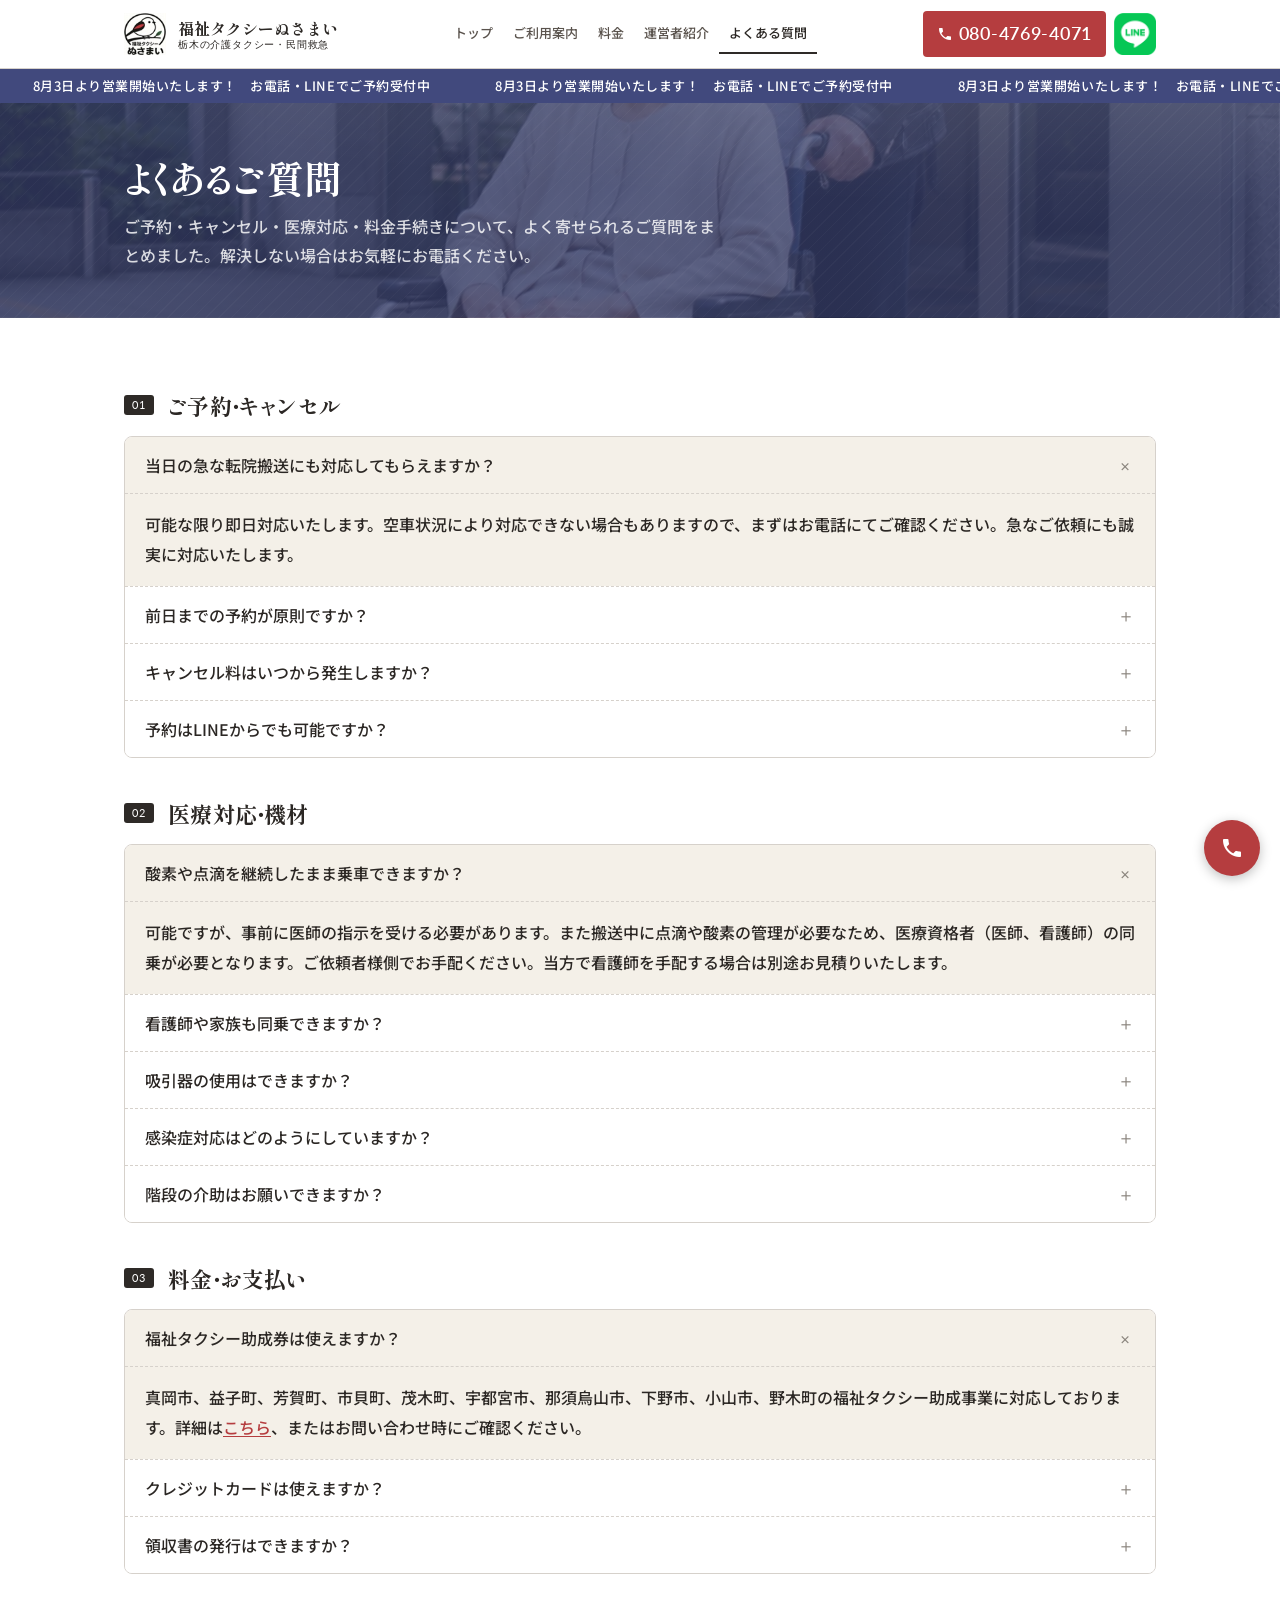
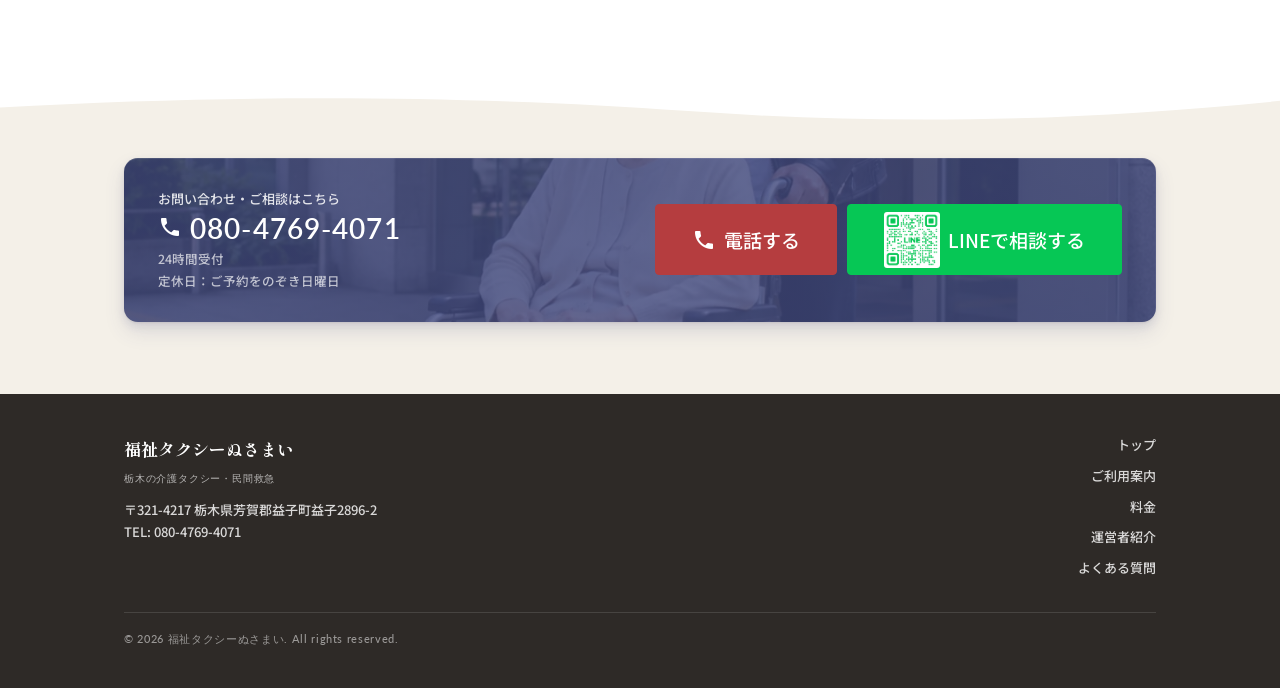
<file: faq.html>
<!DOCTYPE html>
<html lang="ja">
<head>
  <meta charset="UTF-8">
  <meta name="viewport" content="width=device-width, initial-scale=1.0">
  <meta name="robots" content="noindex">
  <link rel="icon" type="image/png" href="img/favicon.png">
  <title>よくあるご質問 | 福祉タクシーぬさまい</title>
  <meta name="description" content="ご予約・キャンセル・医療対応・機材・料金手続きに関するよくあるご質問をまとめました。">
  <link rel="preconnect" href="https://fonts.googleapis.com">
  <link rel="preconnect" href="https://fonts.gstatic.com" crossorigin>
  <link href="https://fonts.googleapis.com/css2?family=Shippori+Mincho:wght@700&text=%25%2C-./0123456789%3AABCDEHIJKLMNPQSTVY_abcdefghiklmnoprstuvwxy%7C%C2%A5%C2%A9%E2%80%94%E2%80%BB%E2%86%92%E2%87%84%E2%97%AF%E2%9C%93%E3%80%81%E3%80%82%E3%80%85%E3%80%8C%E3%80%8D%E3%80%92%E3%80%9C%E3%81%82%E3%81%84%E3%81%86%E3%81%88%E3%81%8A%E3%81%8B%E3%81%8C%E3%81%8D%E3%81%8E%E3%81%8F%E3%81%91%E3%81%93%E3%81%94%E3%81%95%E3%81%97%E3%81%98%E3%81%99%E3%81%9A%E3%81%9B%E3%81%9C%E3%81%9D%E3%81%9E%E3%81%9F%E3%81%A0%E3%81%A1%E3%81%A3%E3%81%A4%E3%81%A6%E3%81%A7%E3%81%A8%E3%81%A9%E3%81%AA%E3%81%AB%E3%81%AC%E3%81%AD%E3%81%AE%E3%81%AF%E3%81%B0%E3%81%B3%E3%81%B8%E3%81%BB%E3%81%BE%E3%81%BF%E3%82%80%E3%82%81%E3%82%82%E3%82%84%E3%82%88%E3%82%89%E3%82%8A%E3%82%8B%E3%82%8C%E3%82%8F%E3%82%92%E3%82%93%E3%82%A2%E3%82%A3%E3%82%A4%E3%82%A8%E3%82%AA%E3%82%AB%E3%82%AD%E3%82%AE%E3%82%AF%E3%82%B0%E3%82%B3%E3%82%B5%E3%82%B7%E3%82%B8%E3%82%B9%E3%82%BA%E3%82%BB%E3%82%BC%E3%82%BF%E3%83%81%E3%83%83%E3%83%86%E3%83%87%E3%83%88%E3%83%89%E3%83%8B%E3%83%8D%E3%83%90%E3%83%92%E3%83%93%E3%83%95%E3%83%96%E3%83%97%E3%83%99%E3%83%9A%E3%83%9C%E3%83%9D%E3%83%9E%E3%83%9F%E3%83%A0%E3%83%A1%E3%83%A2%E3%83%A3%E3%83%A5%E3%83%A7%E3%83%A9%E3%83%AA%E3%83%AB%E3%83%AC%E3%83%AD%E3%83%B3%E3%83%BB%E3%83%BC%E4%B8%80%E4%B8%81%E4%B8%88%E4%B8%8A%E4%B8%8B%E4%B8%8D%E4%B8%96%E4%B8%A1%E4%B8%AD%E4%B8%BB%E4%B9%97%E4%BA%86%E4%BA%88%E4%BA%8B%E4%BA%8C%E4%BA%BA%E4%BB%8A%E4%BB%8B%E4%BB%95%E4%BB%96%E4%BB%98%E4%BB%A3%E4%BB%A5%E4%BB%AE%E4%BB%B6%E4%BB%BB%E4%BC%91%E4%BC%9A%E4%BC%9D%E4%BD%8D%E4%BD%8E%E4%BD%8F%E4%BD%93%E4%BD%95%E4%BD%99%E4%BD%9C%E4%BD%BF%E4%BE%8B%E4%BE%9D%E4%BF%9D%E4%BF%A1%E4%BF%AE%E5%81%B4%E5%82%99%E5%83%8F%E5%85%83%E5%85%85%E5%85%88%E5%85%8D%E5%85%A5%E5%85%A8%E5%85%B1%E5%85%B7%E5%86%85%E5%86%86%E5%86%8D%E5%87%A6%E5%87%BA%E5%88%86%E5%88%87%E5%88%9D%E5%88%A5%E5%88%A9%E5%88%B6%E5%88%B8%E5%89%87%E5%89%8D%E5%89%B2%E5%8A%9B%E5%8A%A0%E5%8A%A9%E5%8B%95%E5%8B%99%E5%8C%97%E5%8C%BA%E5%8C%BB%E5%8D%94%E5%8D%98%E5%8D%B1%E5%8D%B3%E5%8E%9F%E5%8E%B3%E5%8F%82%E5%8F%8E%E5%8F%96%E5%8F%97%E5%8F%A3%E5%8F%AF%E5%8F%B7%E5%90%84%E5%90%88%E5%90%8C%E5%90%8D%E5%90%91%E5%90%AB%E5%90%B8%E5%91%8A%E5%91%BD%E5%93%81%E5%93%A1%E5%95%8F%E5%96%80%E5%96%B6%E5%99%A8%E5%9B%9B%E5%9B%9E%E5%9B%B0%E5%9B%BA%E5%9B%BD%E5%9C%A8%E5%9C%B0%E5%9E%8B%E5%9F%9F%E5%9F%B9%E5%9F%BA%E5%A0%B1%E5%A0%B4%E5%A2%83%E5%A2%97%E5%A3%AB%E5%A4%96%E5%A4%9C%E5%A4%A7%E5%A4%AB%E5%A5%A5%E5%A7%8B%E5%AD%90%E5%AD%98%E5%AE%85%E5%AE%87%E5%AE%88%E5%AE%89%E5%AE%8C%E5%AE%9A%E5%AE%9F%E5%AE%A2%E5%AE%A4%E5%AE%AE%E5%AE%B6%E5%AF%84%E5%AF%86%E5%AF%9D%E5%AF%A7%E5%AF%BE%E5%B0%8F%E5%B0%91%E5%B1%8B%E5%B1%9E%E5%B1%B1%E5%B2%A1%E5%B8%82%E5%B8%8C%E5%B8%AB%E5%B8%AD%E5%B8%AF%E5%B8%B8%E5%B9%B4%E5%B9%B9%E5%BA%83%E5%BA%95%E5%BA%A6%E5%BA%A7%E5%BB%BA%E5%BC%8F%E5%BC%95%E5%BD%93%E5%BD%B9%E5%BE%85%E5%BE%8C%E5%BE%93%E5%BE%97%E5%BE%A1%E5%BE%B9%E5%BF%83%E5%BF%85%E5%BF%9C%E6%80%9D%E6%80%A5%E6%80%A7%E6%81%A9%E6%82%A3%E6%83%91%E6%83%B3%E6%84%8F%E6%84%9B%E6%84%9F%E6%85%8B%E6%88%90%E6%88%B8%E6%89%80%E6%89%8B%E6%89%95%E6%89%BF%E6%8A%80%E6%8A%91%E6%8B%A0%E6%8B%AD%E6%8C%81%E6%8C%87%E6%8C%AF%E6%8C%BF%E6%8D%A8%E6%8F%90%E6%8F%9B%E6%8F%B4%E6%8F%BA%E6%90%AC%E6%90%AD%E6%90%BA%E6%93%8D%E6%94%AF%E6%94%B9%E6%94%BF%E6%95%85%E6%95%91%E6%95%B0%E6%95%B4%E6%96%99%E6%96%B0%E6%96%B9%E6%96%BD%E6%97%85%E6%97%8F%E6%97%A5%E6%97%A9%E6%98%8E%E6%99%82%E6%99%AE%E6%9B%9C%E6%9B%B8%E6%9B%BF%E6%9C%80%E6%9C%88%E6%9C%89%E6%9C%9B%E6%9C%9D%E6%9C%9F%E6%9C%A8%E6%9C%AC%E6%9D%90%E6%9D%A5%E6%9F%93%E6%A0%83%E6%A0%BC%E6%A1%88%E6%A4%85%E6%A5%AD%E6%A6%82%E6%A7%8B%E6%A7%98%E6%A8%99%E6%A9%9F%E6%AD%A2%E6%AD%A3%E6%AD%A9%E6%AD%B4%E6%AE%8A%E6%AE%B5%E6%AF%8E%E6%AF%92%E6%B0%8F%E6%B0%91%E6%B0%97%E6%B0%B4%E6%B1%97%E6%B1%BA%E6%B2%BB%E6%B3%81%E6%B3%95%E6%B4%BB%E6%B5%81%E6%B5%A6%E6%B5%B7%E6%B6%88%E6%B7%BB%E6%B8%85%E6%B8%88%E6%B8%9B%E6%B8%A9%E6%B9%BF%E6%BA%90%E6%BA%96%E6%BB%B4%E7%82%B9%E7%82%BA%E7%83%8F%E7%84%A1%E7%88%B6%E7%89%87%E7%89%B9%E7%8A%B6%E7%8C%9B%E7%8F%BE%E7%90%86%E7%92%B0%E7%94%9F%E7%94%A8%E7%94%B1%E7%94%B3%E7%94%BA%E7%94%BB%E7%95%8C%E7%95%AA%E7%95%B0%E7%96%BE%E7%97%85%E7%97%87%E7%97%B0%E7%99%82%E7%99%BA%E7%9A%84%E7%9B%8A%E7%9B%AE%E7%9B%B4%E7%9B%B8%E7%9C%8B%E7%9C%8C%E7%9C%9F%E7%9D%80%E7%9E%AD%E7%9F%A5%E7%A0%94%E7%A2%BA%E7%A4%8E%E7%A4%BA%E7%A4%BE%E7%A5%89%E7%A5%9E%E7%A6%8F%E7%A7%81%E7%A7%BB%E7%A8%AE%E7%A9%8D%E7%A9%BA%E7%AA%93%E7%AB%8B%E7%AC%AC%E7%AD%89%E7%AD%96%E7%AE%97%E7%AE%A1%E7%B2%BE%E7%B4%84%E7%B4%A0%E7%B4%B0%E7%B4%B9%E7%B5%84%E7%B5%8C%E7%B5%90%E7%B5%A1%E7%B5%B6%E7%B6%99%E7%B6%9A%E7%BD%AE%E7%BF%8C%E7%BF%92%E8%80%83%E8%80%85%E8%80%90%E8%80%97%E8%81%B7%E8%83%B8%E8%83%BD%E8%84%9A%E8%87%AA%E8%88%AC%E8%89%B2%E8%8A%B3%E8%8C%82%E8%8D%B7%E8%90%BD%E8%A1%8C%E8%A1%93%E8%A1%A8%E8%A3%85%E8%A3%95%E8%A6%81%E8%A6%8B%E8%A6%A7%E8%A6%AA%E8%A7%92%E8%A7%A3%E8%A8%80%E8%A8%88%E8%A8%98%E8%A8%AD%E8%A8%B1%E8%A9%B1%E8%A9%B3%E8%AA%8D%E8%AA%A0%E8%AA%AC%E8%AA%AD%E8%AA%BF%E8%AB%87%E8%AC%9B%E8%AD%B0%E8%AD%B7%E8%B2%9D%E8%B2%BB%E8%B3%80%E8%B3%83%E8%B3%87%E8%B3%AA%E8%B5%B0%E8%B5%B7%E8%B6%8A%E8%B7%9D%E8%B7%AF%E8%B7%B5%E8%BA%AB%E8%BB%8A%E8%BB%A2%E8%BB%BD%E8%BC%89%E8%BC%B8%E8%BE%BC%E8%BF%8E%E8%BF%91%E8%BF%94%E9%80%80%E9%80%81%E9%80%94%E9%80%9A%E9%80%9F%E9%80%A0%E9%80%A3%E9%80%B2%E9%81%8B%E9%81%93%E9%81%A9%E9%81%B8%E9%82%A3%E9%83%A1%E9%83%A8%E9%83%B7%E9%83%BD%E9%85%8D%E9%85%B8%E9%87%8D%E9%87%8E%E9%87%8F%E9%87%91%E9%87%A7%E9%95%B7%E9%96%8B%E9%96%93%E9%96%A2%E9%98%B2%E9%99%8D%E9%99%90%E9%99%A2%E9%99%BA%E9%9A%8E%E9%9A%9B%E9%9A%9C%E9%9A%A3%E9%9B%A2%E9%9B%A3%E9%9B%BB%E9%A0%85%E9%A0%88%E9%A0%98%E9%A0%AD%E9%A0%BC%E9%A1%8D%E9%A1%98%E9%A3%9B%E9%A7%90%E9%A8%93%E9%AB%98%E9%BD%A2%EF%BC%88%EF%BC%89%EF%BC%8B%EF%BC%8F%EF%BC%9A%EF%BC%9D%EF%BC%9F%EF%BD%9C&family=Noto+Sans+JP:wght@400;500;700&family=Lato:wght@400;700&display=swap" rel="stylesheet">
  <link href="https://fonts.googleapis.com/icon?family=Material+Icons" rel="stylesheet">
  <link rel="stylesheet" href="css/style.css">

  <!-- 構造化データ -->
  <script type="application/ld+json">
  {
    "@context": "https://schema.org",
    "@graph": [
      {
        "@type": "BreadcrumbList",
        "itemListElement": [
          { "@type": "ListItem", "position": 1, "name": "ホーム", "item": "https://tokyo-mate-kikaku.github.io/nusamai-taxi-canp/" },
          { "@type": "ListItem", "position": 2, "name": "よくあるご質問", "item": "https://tokyo-mate-kikaku.github.io/nusamai-taxi-canp/faq.html" }
        ]
      },
      {
        "@type": "FAQPage",
        "name": "よくあるご質問 | 福祉タクシーぬさまい",
        "url": "https://tokyo-mate-kikaku.github.io/nusamai-taxi-canp/faq.html",
        "inLanguage": "ja",
        "mainEntity": [
          {
            "@type": "Question",
            "name": "当日の急な転院搬送にも対応してもらえますか？",
            "acceptedAnswer": { "@type": "Answer", "text": "可能な限り即日対応いたします。空車状況により対応できない場合もありますので、まずはお電話にてご確認ください。急なご依頼にも誠実に対応いたします。" }
          },
          {
            "@type": "Question",
            "name": "前日までの予約が原則ですか？",
            "acceptedAnswer": { "@type": "Answer", "text": "できる限り前日までのご予約をお願いしておりますが、当日の急なご依頼も状況に応じて対応いたします。まずはお電話でお気軽にご相談ください。" }
          },
          {
            "@type": "Question",
            "name": "キャンセル料はいつから発生しますか？",
            "acceptedAnswer": { "@type": "Answer", "text": "搬送当日のキャンセルについては所定のキャンセル料を徴収いたします。詳しくはお問い合わせください。" }
          },
          {
            "@type": "Question",
            "name": "予約はLINEからでも可能ですか？",
            "acceptedAnswer": { "@type": "Answer", "text": "はい、LINE からのご予約・ご相談にも対応しております。お急ぎの場合はお電話の方が確実です。" }
          },
          {
            "@type": "Question",
            "name": "酸素や点滴を継続したまま乗車できますか？",
            "acceptedAnswer": { "@type": "Answer", "text": "可能ですが、事前に医師の指示を受ける必要があります。また搬送中に点滴や酸素の管理が必要なため、医療資格者（医師、看護師）の同乗が必要となります。ご依頼者様側でお手配ください。当方で看護師を手配する場合は別途お見積りいたします。" }
          },
          {
            "@type": "Question",
            "name": "看護師や家族も同乗できますか？",
            "acceptedAnswer": { "@type": "Answer", "text": "はい、ご家族や付き添いの看護師・介護士の方も同乗いただけます。車内の座席配置や同乗できる人数については事前にご確認ください。" }
          },
          {
            "@type": "Question",
            "name": "吸引器の使用はできますか？",
            "acceptedAnswer": { "@type": "Answer", "text": "喀痰吸引器を搭載しております。ただし、吸引処置は医療行為となりますので、医療従事者に同乗していただく必要があります。" }
          },
          {
            "@type": "Question",
            "name": "感染症対応はどのようにしていますか？",
            "acceptedAnswer": { "@type": "Answer", "text": "搬送ごとに車内を消毒・換気しております。感染症の方の搬送については事前にお申し出いただければ、適切な感染対策を講じてご対応いたします。" }
          },
          {
            "@type": "Question",
            "name": "階段の介助はお願いできますか？",
            "acceptedAnswer": { "@type": "Answer", "text": "階段介助にも対応しております。料金は1階分ごとに加算されます。状況により2名介助が必要な場合もありますので、事前にご相談ください。" }
          },
          {
            "@type": "Question",
            "name": "福祉タクシー助成券は使えますか？",
            "acceptedAnswer": { "@type": "Answer", "text": "真岡市、益子町、芳賀町、市貝町、茂木町、宇都宮市、那須烏山市、下野市、小山市、野木町の福祉タクシー助成事業に対応しております。詳細はご利用案内ページ、またはお問い合わせ時にご確認ください。" }
          },
          {
            "@type": "Question",
            "name": "クレジットカードは使えますか？",
            "acceptedAnswer": { "@type": "Answer", "text": "現在、クレジットカード・電子マネーは順次対応予定です。現時点では現金でのお支払いをお願いしております。詳しくはご予約時にご確認ください。" }
          },
          {
            "@type": "Question",
            "name": "領収書の発行はできますか？",
            "acceptedAnswer": { "@type": "Answer", "text": "はい、搬送後に領収書を発行いたします。ご予約時にお申し付けください。" }
          }
        ]
      }
    ]
  }
  </script>

  <!-- ===== TRACKING ===== -->
  <!-- Google Search Console 認証 -->
  <meta name="google-site-verification" content="2zkhqX7VvUgENSOrvvJ1nqqEa8RQcRwvDcQsqCewWVw">

  <!-- Google Analytics 4  -->
  <script async src="https://www.googletagmanager.com/gtag/js?id=G-GGK96P9J8S"></script>
  <script>
    window.dataLayer = window.dataLayer || [];
    function gtag(){dataLayer.push(arguments);}
    gtag('js', new Date());
    gtag('config', 'G-GGK96P9J8S');
  </script>

  <!-- Microsoft Clarity -->
  <script type="text/javascript">
    (function(c,l,a,r,i,t,y){
      c[a]=c[a]||function(){(c[a].q=c[a].q||[]).push(arguments)};
      t=l.createElement(r);t.async=1;t.src="https://www.clarity.ms/tag/"+i;
      y=l.getElementsByTagName(r)[0];y.parentNode.insertBefore(t,y);
    })(window, document, "clarity", "script", "xcbvhcziiq");
  </script>
</head>
<body>

<!-- ===== SITE HEADER ===== -->
<header class="site-header">
  <div class="container">
    <div class="header-inner">
      <a href="index.html" class="header-logo">
        <div class="logo-mark"><img src="img/logo.jpg" alt="福祉タクシーぬさまい ロゴ"></div>
        <div class="logo-text">
          <span class="logo-main">福祉タクシーぬさまい</span>
          <span class="logo-sub">栃木の介護タクシー・民間救急</span>
        </div>
      </a>
      <nav class="header-nav" role="navigation" aria-label="グローバルナビゲーション">
        <a href="index.html">トップ</a>
        <a href="guide.html">ご利用案内</a>
        <a href="price.html">料金</a>
        <a href="about.html">運営者紹介</a>
        <a href="faq.html" class="current">よくある質問</a>
      </nav>
      <div class="header-cta">
        <a href="tel:08047694071" class="header-phone"><span class="material-icons" aria-hidden="true">call</span> 080-4769-4071</a>
        <a href="https://lin.ee/9xXF9nc" target="_blank" rel="noopener noreferrer" class="header-line" aria-label="LINEで相談する"><img src="img/LINE_Brand_icon.png" alt=""></a>
      </div>
      <button class="menu-toggle menu-toggle--text" aria-label="メニューを開く" aria-expanded="false"></button>
    </div>
  </div>
</header>
<div class="ticker-wrap" aria-label="お知らせ">
  <div class="ticker">
    <span>8月3日より営業開始いたします！　お電話・LINEでご予約受付中</span>
    <span>8月3日より営業開始いたします！　お電話・LINEでご予約受付中</span>
    <span>8月3日より営業開始いたします！　お電話・LINEでご予約受付中</span>
    <span>8月3日より営業開始いたします！　お電話・LINEでご予約受付中</span>
  </div>
</div>

<!-- ===== PAGE HERO ===== -->
<div class="page-hero page-hero-accent">
  <div class="container">
    <h1>よくあるご質問</h1>
    <p>ご予約・キャンセル・医療対応・料金手続きについて、よく寄せられるご質問をまとめました。解決しない場合はお気軽にお電話ください。</p>
  </div>
</div>

<!-- ===== FAQ ===== -->
<section class="section wave-down" style="--wave-color: var(--bg)">
  <div class="section-inner">

    <!-- カテゴリ 01 -->
    <div class="faq-section">
      <h2 class="faq-section-title">
        <span class="faq-num">01</span>ご予約・キャンセル
      </h2>
      <div class="accordion" role="list">

        <div class="accordion-item" role="listitem">
          <button class="accordion-trigger" aria-expanded="false" aria-controls="faq-1-1">
            当日の急な転院搬送にも対応してもらえますか？
            <span class="accordion-icon" aria-hidden="true">＋</span>
          </button>
          <div class="accordion-panel" id="faq-1-1" role="region">
            可能な限り即日対応いたします。空車状況により対応できない場合もありますので、まずはお電話にてご確認ください。急なご依頼にも誠実に対応いたします。
          </div>
        </div>

        <div class="accordion-item" role="listitem">
          <button class="accordion-trigger" aria-expanded="false" aria-controls="faq-1-2">
            前日までの予約が原則ですか？
            <span class="accordion-icon" aria-hidden="true">＋</span>
          </button>
          <div class="accordion-panel" id="faq-1-2" role="region">
            できる限り前日までのご予約をお願いしておりますが、当日の急なご依頼も状況に応じて対応いたします。まずはお電話でお気軽にご相談ください。
          </div>
        </div>

        <div class="accordion-item" role="listitem">
          <button class="accordion-trigger" aria-expanded="false" aria-controls="faq-1-3">
            キャンセル料はいつから発生しますか？
            <span class="accordion-icon" aria-hidden="true">＋</span>
          </button>
          <div class="accordion-panel" id="faq-1-3" role="region">
            搬送当日のキャンセルについては所定のキャンセル料を徴収いたします。詳しくはお問い合わせください。
          </div>
        </div>

        <div class="accordion-item" role="listitem">
          <button class="accordion-trigger" aria-expanded="false" aria-controls="faq-1-4">
            予約はLINEからでも可能ですか？
            <span class="accordion-icon" aria-hidden="true">＋</span>
          </button>
          <div class="accordion-panel" id="faq-1-4" role="region">
            はい、LINE からのご予約・ご相談にも対応しております。お急ぎの場合はお電話の方が確実です。
          </div>
        </div>

      </div>
    </div>

    <!-- カテゴリ 02 -->
    <div class="faq-section">
      <h2 class="faq-section-title">
        <span class="faq-num">02</span>医療対応・機材
      </h2>
      <div class="accordion" role="list">

        <div class="accordion-item" role="listitem">
          <button class="accordion-trigger" aria-expanded="false" aria-controls="faq-2-1">
            酸素や点滴を継続したまま乗車できますか？
            <span class="accordion-icon" aria-hidden="true">＋</span>
          </button>
          <div class="accordion-panel" id="faq-2-1" role="region">
            可能ですが、事前に医師の指示を受ける必要があります。また搬送中に点滴や酸素の管理が必要なため、医療資格者（医師、看護師）の同乗が必要となります。ご依頼者様側でお手配ください。当方で看護師を手配する場合は別途お見積りいたします。
          </div>
        </div>

        <div class="accordion-item" role="listitem">
          <button class="accordion-trigger" aria-expanded="false" aria-controls="faq-2-2">
            看護師や家族も同乗できますか？
            <span class="accordion-icon" aria-hidden="true">＋</span>
          </button>
          <div class="accordion-panel" id="faq-2-2" role="region">
            はい、ご家族や付き添いの看護師・介護士の方も同乗いただけます。車内の座席配置や同乗できる人数については事前にご確認ください。
          </div>
        </div>

        <div class="accordion-item" role="listitem">
          <button class="accordion-trigger" aria-expanded="false" aria-controls="faq-2-3">
            吸引器の使用はできますか？
            <span class="accordion-icon" aria-hidden="true">＋</span>
          </button>
          <div class="accordion-panel" id="faq-2-3" role="region">
            喀痰吸引器を搭載しております。ただし、吸引処置は医療行為となりますので、医療従事者に同乗していただく必要があります。
          </div>
        </div>

        <div class="accordion-item" role="listitem">
          <button class="accordion-trigger" aria-expanded="false" aria-controls="faq-2-4">
            感染症対応はどのようにしていますか？
            <span class="accordion-icon" aria-hidden="true">＋</span>
          </button>
          <div class="accordion-panel" id="faq-2-4" role="region">
            搬送ごとに車内を消毒・換気しております。感染症の方の搬送については事前にお申し出いただければ、適切な感染対策を講じてご対応いたします。
          </div>
        </div>

        <div class="accordion-item" role="listitem">
          <button class="accordion-trigger" aria-expanded="false" aria-controls="faq-2-5">
            階段の介助はお願いできますか？
            <span class="accordion-icon" aria-hidden="true">＋</span>
          </button>
          <div class="accordion-panel" id="faq-2-5" role="region">
            階段介助にも対応しております。料金は1階分ごとに加算されます。状況により2名介助が必要な場合もありますので、事前にご相談ください。
          </div>
        </div>

      </div>
    </div>

    <!-- カテゴリ 03 -->
    <div class="faq-section">
      <h2 class="faq-section-title">
        <span class="faq-num">03</span>料金・お支払い
      </h2>
      <div class="accordion" role="list">

        <div class="accordion-item" role="listitem">
          <button class="accordion-trigger" aria-expanded="false" aria-controls="faq-3-1">
            福祉タクシー助成券は使えますか？
            <span class="accordion-icon" aria-hidden="true">＋</span>
          </button>
          <div class="accordion-panel" id="faq-3-1" role="region">
            真岡市、益子町、芳賀町、市貝町、茂木町、宇都宮市、那須烏山市、下野市、小山市、野木町の福祉タクシー助成事業に対応しております。詳細は<a href="guide.html#area" style="color:var(--brand);text-decoration:underline;text-underline-offset:2px;">こちら</a>、またはお問い合わせ時にご確認ください。
          </div>
        </div>

        <div class="accordion-item" role="listitem">
          <button class="accordion-trigger" aria-expanded="false" aria-controls="faq-3-2">
            クレジットカードは使えますか？
            <span class="accordion-icon" aria-hidden="true">＋</span>
          </button>
          <div class="accordion-panel" id="faq-3-2" role="region">
            現在、クレジットカード・電子マネーは順次対応予定です。現時点では現金でのお支払いをお願いしております。詳しくは<a href="price.html#payment" style="color:var(--brand);text-decoration:underline;text-underline-offset:2px;">こちら</a>、またはご予約時にご確認ください。
          </div>
        </div>

        <div class="accordion-item" role="listitem">
          <button class="accordion-trigger" aria-expanded="false" aria-controls="faq-3-3">
            領収書の発行はできますか？
            <span class="accordion-icon" aria-hidden="true">＋</span>
          </button>
          <div class="accordion-panel" id="faq-3-3" role="region">
            はい、搬送後に領収書を発行いたします。ご予約時にお申し付けください。
          </div>
        </div>

      </div>
    </div>

  </div>
</section>

<!-- ===== フッターCTA ===== -->
<section class="section bg-soft">
  <div class="section-inner">
    <div class="footer-cta">
      <div>
        <p class="footer-cta-label">お問い合わせ・ご相談はこちら</p>
        <div class="footer-cta-tel"><span class="material-icons" aria-hidden="true">call</span> 080-4769-4071</div>
        <p class="footer-cta-hours">24時間受付</p>
        <p class="footer-cta-hours">定休日：ご予約をのぞき日曜日</p>
      </div>
      <div class="footer-cta-actions">
        <a href="tel:08047694071" class="btn btn-dark btn-lg"><span class="material-icons" aria-hidden="true">call</span> 電話する</a>
        <a href="https://lin.ee/9xXF9nc" target="_blank" rel="noopener noreferrer" class="btn btn-line btn-lg"><span class="material-icons" aria-hidden="true">chat_bubble</span><img class="btn-line-qr" src="img/line_qr.png" alt="" aria-hidden="true">LINEで相談する</a>
      </div>
    </div>
  </div>
</section>

<!-- ===== SITE FOOTER ===== -->
<footer class="site-footer">
  <div class="container">
    <div class="footer-inner">
      <div class="footer-brand">
        <span class="logo-main">福祉タクシーぬさまい</span>
        <span class="logo-sub">栃木の介護タクシー・民間救急</span>
        <address class="footer-address" style="font-style:normal;">
          〒321-4217 栃木県芳賀郡益子町益子2896-2<br>
          TEL: 080-4769-4071
        </address>
      </div>
      <nav class="footer-nav" aria-label="フッターナビゲーション">
        <a href="index.html">トップ</a>
        <a href="guide.html">ご利用案内</a>
        <a href="price.html">料金</a>
        <a href="about.html">運営者紹介</a>
        <a href="faq.html">よくある質問</a>
      </nav>
    </div>
    <p class="footer-bottom">© <span id="copyright-year">2026</span> 福祉タクシーぬさまい. All rights reserved.</p>
  </div>
</footer>

<!-- ===== FLOATING CTA ===== -->
<div class="floating-cta" aria-label="お問い合わせ">
  <a href="tel:08047694071" class="floating-phone" aria-label="電話する"><span class="material-icons" aria-hidden="true">call</span></a>
</div>

<script src="js/main.js"></script>
</body>
</html>
</file>
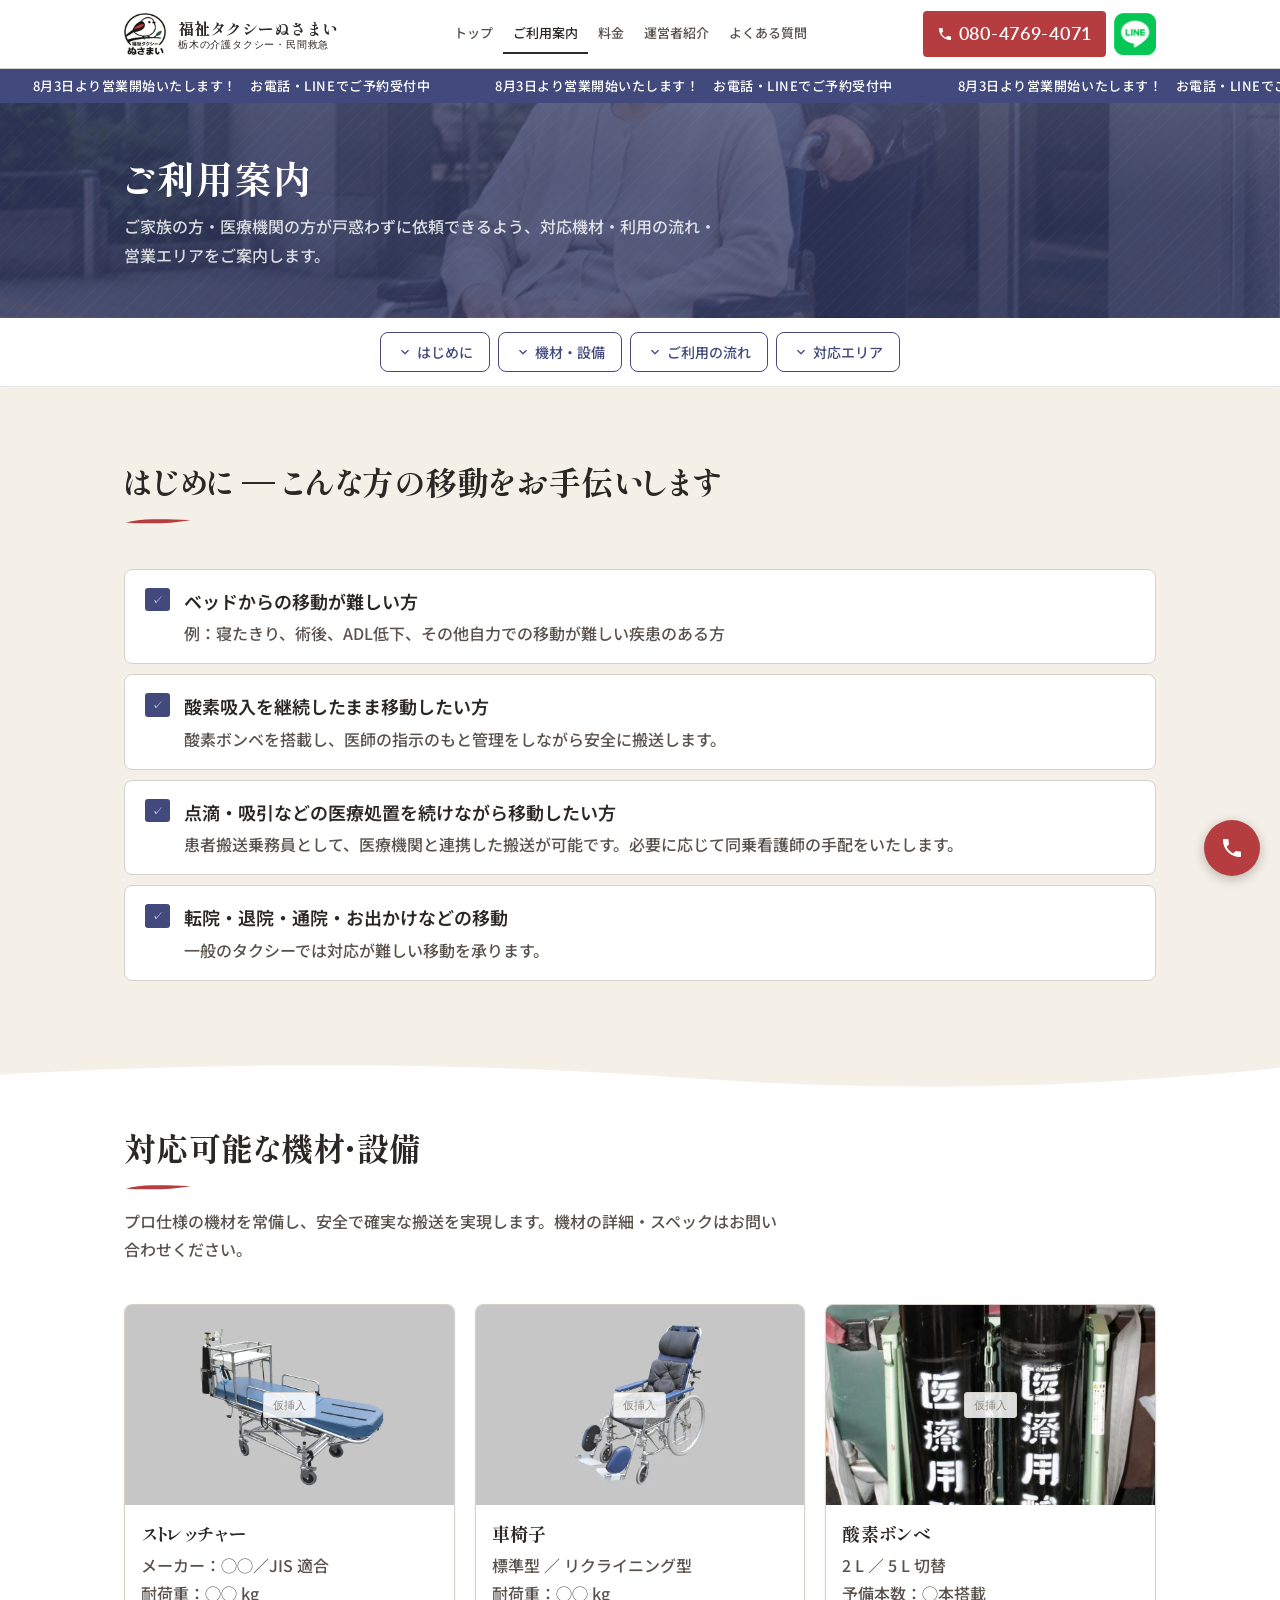
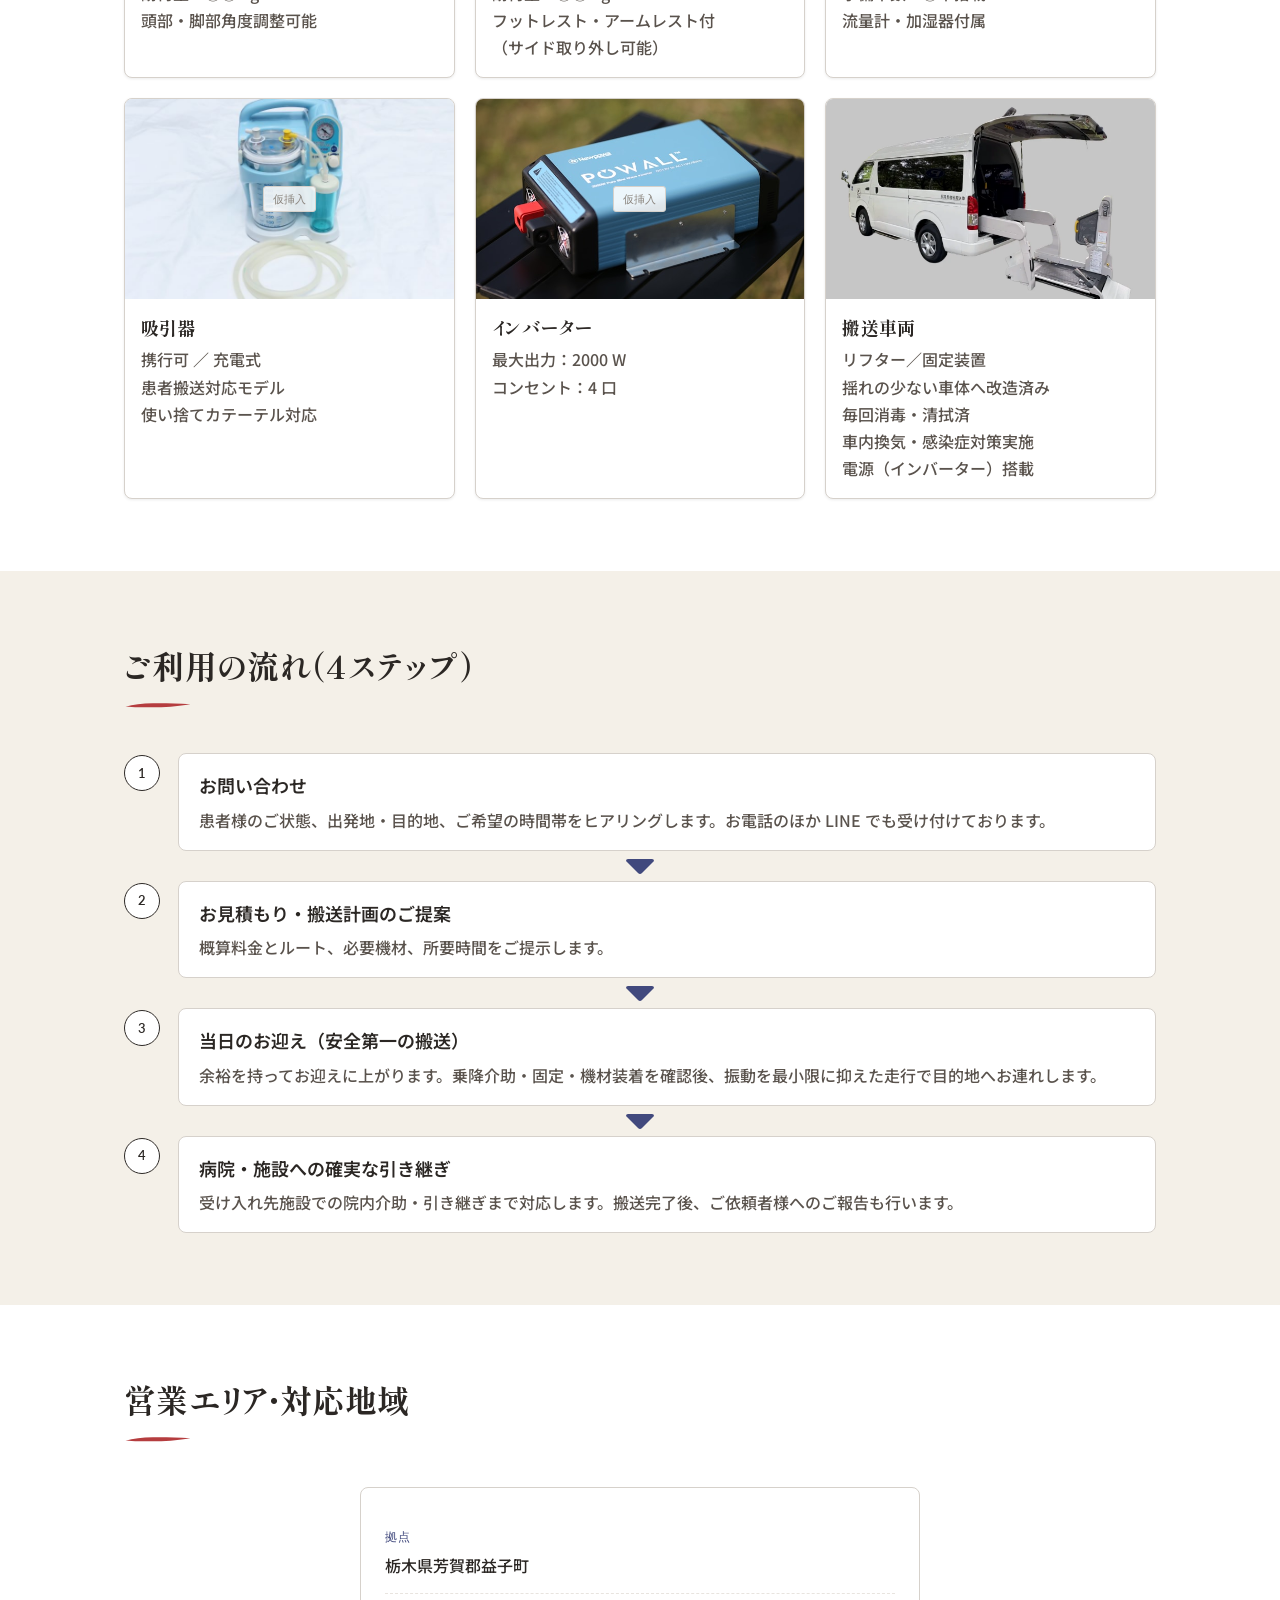
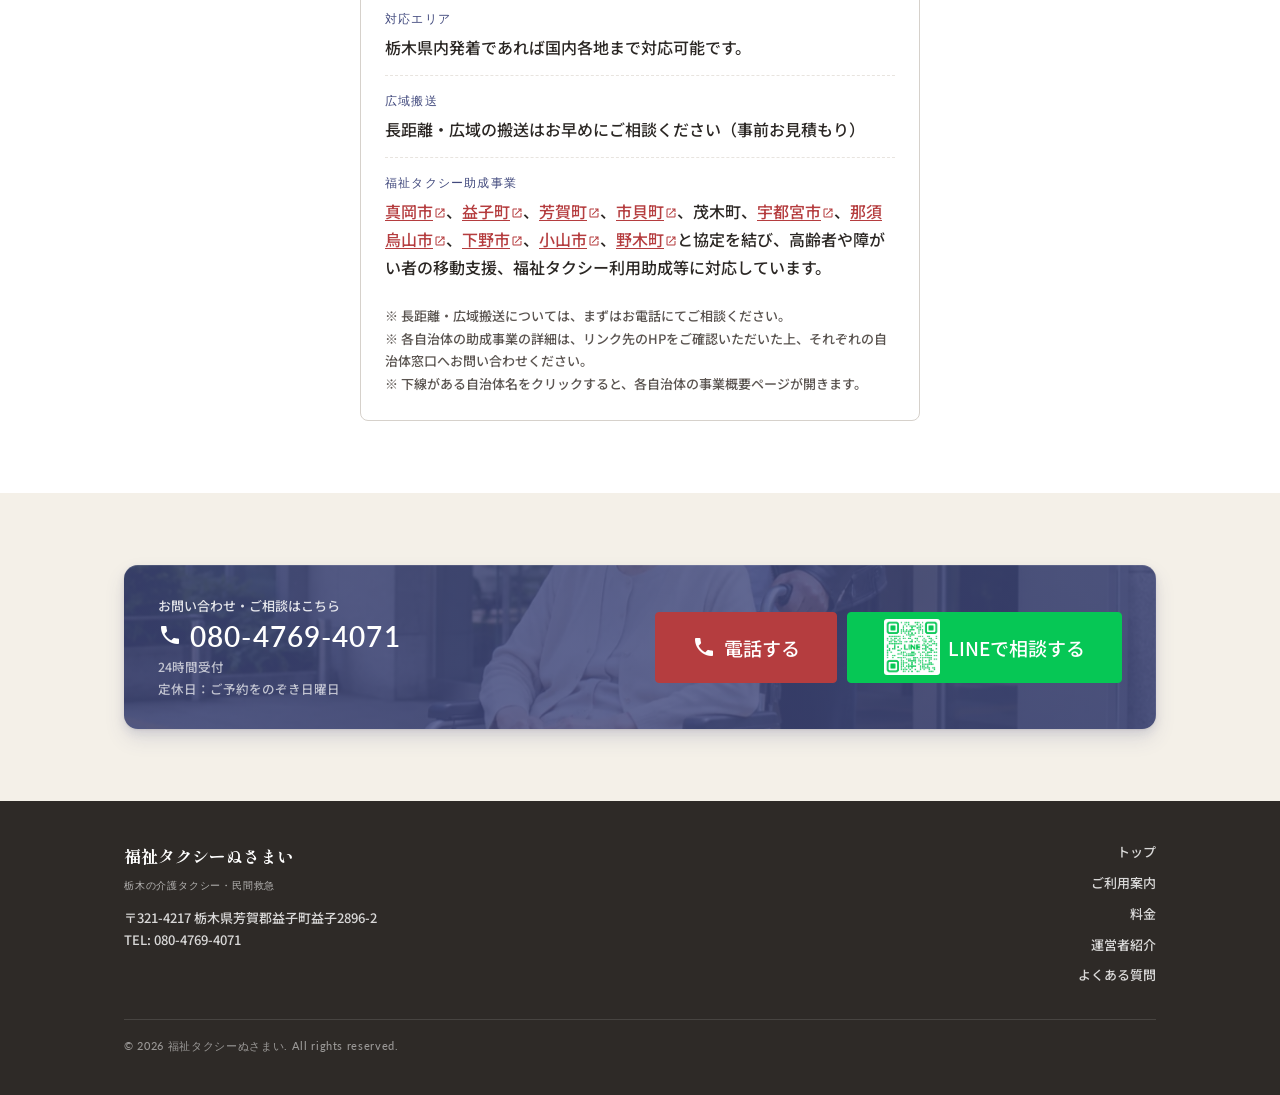
<file: guide.html>
<!DOCTYPE html>
<html lang="ja">
<head>
  <meta charset="UTF-8">
  <meta name="viewport" content="width=device-width, initial-scale=1.0">
  <meta name="robots" content="noindex">
  <link rel="icon" type="image/png" href="img/favicon.png">
  <title>ご利用案内 | 福祉タクシーぬさまい</title>
  <meta name="description" content="ストレッチャー搬送・酸素対応・院内介助など対応機材と利用の流れをご案内します。益子町・芳賀郡を中心に栃木県全域に対応。">
  <link rel="preconnect" href="https://fonts.googleapis.com">
  <link rel="preconnect" href="https://fonts.gstatic.com" crossorigin>
  <link href="https://fonts.googleapis.com/css2?family=Shippori+Mincho:wght@700&text=%25%2C-./0123456789%3AABCDEHIJKLMNPQSTVY_abcdefghiklmnoprstuvwxy%7C%C2%A5%C2%A9%E2%80%94%E2%80%BB%E2%86%92%E2%87%84%E2%97%AF%E2%9C%93%E3%80%81%E3%80%82%E3%80%85%E3%80%8C%E3%80%8D%E3%80%92%E3%80%9C%E3%81%82%E3%81%84%E3%81%86%E3%81%88%E3%81%8A%E3%81%8B%E3%81%8C%E3%81%8D%E3%81%8E%E3%81%8F%E3%81%91%E3%81%93%E3%81%94%E3%81%95%E3%81%97%E3%81%98%E3%81%99%E3%81%9A%E3%81%9B%E3%81%9C%E3%81%9D%E3%81%9E%E3%81%9F%E3%81%A0%E3%81%A1%E3%81%A3%E3%81%A4%E3%81%A6%E3%81%A7%E3%81%A8%E3%81%A9%E3%81%AA%E3%81%AB%E3%81%AC%E3%81%AD%E3%81%AE%E3%81%AF%E3%81%B0%E3%81%B3%E3%81%B8%E3%81%BB%E3%81%BE%E3%81%BF%E3%82%80%E3%82%81%E3%82%82%E3%82%84%E3%82%88%E3%82%89%E3%82%8A%E3%82%8B%E3%82%8C%E3%82%8F%E3%82%92%E3%82%93%E3%82%A2%E3%82%A3%E3%82%A4%E3%82%A8%E3%82%AA%E3%82%AB%E3%82%AD%E3%82%AE%E3%82%AF%E3%82%B0%E3%82%B3%E3%82%B5%E3%82%B7%E3%82%B8%E3%82%B9%E3%82%BA%E3%82%BB%E3%82%BC%E3%82%BF%E3%83%81%E3%83%83%E3%83%86%E3%83%87%E3%83%88%E3%83%89%E3%83%8B%E3%83%8D%E3%83%90%E3%83%92%E3%83%93%E3%83%95%E3%83%96%E3%83%97%E3%83%99%E3%83%9A%E3%83%9C%E3%83%9D%E3%83%9E%E3%83%9F%E3%83%A0%E3%83%A1%E3%83%A2%E3%83%A3%E3%83%A5%E3%83%A7%E3%83%A9%E3%83%AA%E3%83%AB%E3%83%AC%E3%83%AD%E3%83%B3%E3%83%BB%E3%83%BC%E4%B8%80%E4%B8%81%E4%B8%88%E4%B8%8A%E4%B8%8B%E4%B8%8D%E4%B8%96%E4%B8%A1%E4%B8%AD%E4%B8%BB%E4%B9%97%E4%BA%86%E4%BA%88%E4%BA%8B%E4%BA%8C%E4%BA%BA%E4%BB%8A%E4%BB%8B%E4%BB%95%E4%BB%96%E4%BB%98%E4%BB%A3%E4%BB%A5%E4%BB%AE%E4%BB%B6%E4%BB%BB%E4%BC%91%E4%BC%9A%E4%BC%9D%E4%BD%8D%E4%BD%8E%E4%BD%8F%E4%BD%93%E4%BD%95%E4%BD%99%E4%BD%9C%E4%BD%BF%E4%BE%8B%E4%BE%9D%E4%BF%9D%E4%BF%A1%E4%BF%AE%E5%81%B4%E5%82%99%E5%83%8F%E5%85%83%E5%85%85%E5%85%88%E5%85%8D%E5%85%A5%E5%85%A8%E5%85%B1%E5%85%B7%E5%86%85%E5%86%86%E5%86%8D%E5%87%A6%E5%87%BA%E5%88%86%E5%88%87%E5%88%9D%E5%88%A5%E5%88%A9%E5%88%B6%E5%88%B8%E5%89%87%E5%89%8D%E5%89%B2%E5%8A%9B%E5%8A%A0%E5%8A%A9%E5%8B%95%E5%8B%99%E5%8C%97%E5%8C%BA%E5%8C%BB%E5%8D%94%E5%8D%98%E5%8D%B1%E5%8D%B3%E5%8E%9F%E5%8E%B3%E5%8F%82%E5%8F%8E%E5%8F%96%E5%8F%97%E5%8F%A3%E5%8F%AF%E5%8F%B7%E5%90%84%E5%90%88%E5%90%8C%E5%90%8D%E5%90%91%E5%90%AB%E5%90%B8%E5%91%8A%E5%91%BD%E5%93%81%E5%93%A1%E5%95%8F%E5%96%80%E5%96%B6%E5%99%A8%E5%9B%9B%E5%9B%9E%E5%9B%B0%E5%9B%BA%E5%9B%BD%E5%9C%A8%E5%9C%B0%E5%9E%8B%E5%9F%9F%E5%9F%B9%E5%9F%BA%E5%A0%B1%E5%A0%B4%E5%A2%83%E5%A2%97%E5%A3%AB%E5%A4%96%E5%A4%9C%E5%A4%A7%E5%A4%AB%E5%A5%A5%E5%A7%8B%E5%AD%90%E5%AD%98%E5%AE%85%E5%AE%87%E5%AE%88%E5%AE%89%E5%AE%8C%E5%AE%9A%E5%AE%9F%E5%AE%A2%E5%AE%A4%E5%AE%AE%E5%AE%B6%E5%AF%84%E5%AF%86%E5%AF%9D%E5%AF%A7%E5%AF%BE%E5%B0%8F%E5%B0%91%E5%B1%8B%E5%B1%9E%E5%B1%B1%E5%B2%A1%E5%B8%82%E5%B8%8C%E5%B8%AB%E5%B8%AD%E5%B8%AF%E5%B8%B8%E5%B9%B4%E5%B9%B9%E5%BA%83%E5%BA%95%E5%BA%A6%E5%BA%A7%E5%BB%BA%E5%BC%8F%E5%BC%95%E5%BD%93%E5%BD%B9%E5%BE%85%E5%BE%8C%E5%BE%93%E5%BE%97%E5%BE%A1%E5%BE%B9%E5%BF%83%E5%BF%85%E5%BF%9C%E6%80%9D%E6%80%A5%E6%80%A7%E6%81%A9%E6%82%A3%E6%83%91%E6%83%B3%E6%84%8F%E6%84%9B%E6%84%9F%E6%85%8B%E6%88%90%E6%88%B8%E6%89%80%E6%89%8B%E6%89%95%E6%89%BF%E6%8A%80%E6%8A%91%E6%8B%A0%E6%8B%AD%E6%8C%81%E6%8C%87%E6%8C%AF%E6%8C%BF%E6%8D%A8%E6%8F%90%E6%8F%9B%E6%8F%B4%E6%8F%BA%E6%90%AC%E6%90%AD%E6%90%BA%E6%93%8D%E6%94%AF%E6%94%B9%E6%94%BF%E6%95%85%E6%95%91%E6%95%B0%E6%95%B4%E6%96%99%E6%96%B0%E6%96%B9%E6%96%BD%E6%97%85%E6%97%8F%E6%97%A5%E6%97%A9%E6%98%8E%E6%99%82%E6%99%AE%E6%9B%9C%E6%9B%B8%E6%9B%BF%E6%9C%80%E6%9C%88%E6%9C%89%E6%9C%9B%E6%9C%9D%E6%9C%9F%E6%9C%A8%E6%9C%AC%E6%9D%90%E6%9D%A5%E6%9F%93%E6%A0%83%E6%A0%BC%E6%A1%88%E6%A4%85%E6%A5%AD%E6%A6%82%E6%A7%8B%E6%A7%98%E6%A8%99%E6%A9%9F%E6%AD%A2%E6%AD%A3%E6%AD%A9%E6%AD%B4%E6%AE%8A%E6%AE%B5%E6%AF%8E%E6%AF%92%E6%B0%8F%E6%B0%91%E6%B0%97%E6%B0%B4%E6%B1%97%E6%B1%BA%E6%B2%BB%E6%B3%81%E6%B3%95%E6%B4%BB%E6%B5%81%E6%B5%A6%E6%B5%B7%E6%B6%88%E6%B7%BB%E6%B8%85%E6%B8%88%E6%B8%9B%E6%B8%A9%E6%B9%BF%E6%BA%90%E6%BA%96%E6%BB%B4%E7%82%B9%E7%82%BA%E7%83%8F%E7%84%A1%E7%88%B6%E7%89%87%E7%89%B9%E7%8A%B6%E7%8C%9B%E7%8F%BE%E7%90%86%E7%92%B0%E7%94%9F%E7%94%A8%E7%94%B1%E7%94%B3%E7%94%BA%E7%94%BB%E7%95%8C%E7%95%AA%E7%95%B0%E7%96%BE%E7%97%85%E7%97%87%E7%97%B0%E7%99%82%E7%99%BA%E7%9A%84%E7%9B%8A%E7%9B%AE%E7%9B%B4%E7%9B%B8%E7%9C%8B%E7%9C%8C%E7%9C%9F%E7%9D%80%E7%9E%AD%E7%9F%A5%E7%A0%94%E7%A2%BA%E7%A4%8E%E7%A4%BA%E7%A4%BE%E7%A5%89%E7%A5%9E%E7%A6%8F%E7%A7%81%E7%A7%BB%E7%A8%AE%E7%A9%8D%E7%A9%BA%E7%AA%93%E7%AB%8B%E7%AC%AC%E7%AD%89%E7%AD%96%E7%AE%97%E7%AE%A1%E7%B2%BE%E7%B4%84%E7%B4%A0%E7%B4%B0%E7%B4%B9%E7%B5%84%E7%B5%8C%E7%B5%90%E7%B5%A1%E7%B5%B6%E7%B6%99%E7%B6%9A%E7%BD%AE%E7%BF%8C%E7%BF%92%E8%80%83%E8%80%85%E8%80%90%E8%80%97%E8%81%B7%E8%83%B8%E8%83%BD%E8%84%9A%E8%87%AA%E8%88%AC%E8%89%B2%E8%8A%B3%E8%8C%82%E8%8D%B7%E8%90%BD%E8%A1%8C%E8%A1%93%E8%A1%A8%E8%A3%85%E8%A3%95%E8%A6%81%E8%A6%8B%E8%A6%A7%E8%A6%AA%E8%A7%92%E8%A7%A3%E8%A8%80%E8%A8%88%E8%A8%98%E8%A8%AD%E8%A8%B1%E8%A9%B1%E8%A9%B3%E8%AA%8D%E8%AA%A0%E8%AA%AC%E8%AA%AD%E8%AA%BF%E8%AB%87%E8%AC%9B%E8%AD%B0%E8%AD%B7%E8%B2%9D%E8%B2%BB%E8%B3%80%E8%B3%83%E8%B3%87%E8%B3%AA%E8%B5%B0%E8%B5%B7%E8%B6%8A%E8%B7%9D%E8%B7%AF%E8%B7%B5%E8%BA%AB%E8%BB%8A%E8%BB%A2%E8%BB%BD%E8%BC%89%E8%BC%B8%E8%BE%BC%E8%BF%8E%E8%BF%91%E8%BF%94%E9%80%80%E9%80%81%E9%80%94%E9%80%9A%E9%80%9F%E9%80%A0%E9%80%A3%E9%80%B2%E9%81%8B%E9%81%93%E9%81%A9%E9%81%B8%E9%82%A3%E9%83%A1%E9%83%A8%E9%83%B7%E9%83%BD%E9%85%8D%E9%85%B8%E9%87%8D%E9%87%8E%E9%87%8F%E9%87%91%E9%87%A7%E9%95%B7%E9%96%8B%E9%96%93%E9%96%A2%E9%98%B2%E9%99%8D%E9%99%90%E9%99%A2%E9%99%BA%E9%9A%8E%E9%9A%9B%E9%9A%9C%E9%9A%A3%E9%9B%A2%E9%9B%A3%E9%9B%BB%E9%A0%85%E9%A0%88%E9%A0%98%E9%A0%AD%E9%A0%BC%E9%A1%8D%E9%A1%98%E9%A3%9B%E9%A7%90%E9%A8%93%E9%AB%98%E9%BD%A2%EF%BC%88%EF%BC%89%EF%BC%8B%EF%BC%8F%EF%BC%9A%EF%BC%9D%EF%BC%9F%EF%BD%9C&family=Noto+Sans+JP:wght@400;500;700&family=Lato:wght@400;700&display=swap" rel="stylesheet">
  <link href="https://fonts.googleapis.com/icon?family=Material+Icons" rel="stylesheet">
  <link rel="stylesheet" href="css/style.css">

  <!-- 構造化データ -->
  <script type="application/ld+json">
  {
    "@context": "https://schema.org",
    "@graph": [
      {
        "@type": "BreadcrumbList",
        "itemListElement": [
          { "@type": "ListItem", "position": 1, "name": "ホーム", "item": "https://tokyo-mate-kikaku.github.io/nusamai-taxi-canp/" },
          { "@type": "ListItem", "position": 2, "name": "ご利用案内", "item": "https://tokyo-mate-kikaku.github.io/nusamai-taxi-canp/guide.html" }
        ]
      },
      {
        "@type": "Service",
        "name": "介護タクシー・民間救急サービス",
        "serviceType": ["介護タクシー", "民間救急", "ストレッチャー搬送", "患者等搬送"],
        "description": "ストレッチャー搬送・酸素対応・院内介助など、幅広い医療ニーズに対応した福祉輸送サービスです。益子町・芳賀郡を中心に栃木県全域に対応。",
        "url": "https://tokyo-mate-kikaku.github.io/nusamai-taxi-canp/guide.html",
        "provider": {
          "@type": "LocalBusiness",
          "name": "福祉タクシーぬさまい",
          "telephone": "+81-80-4769-4071",
          "url": "https://tokyo-mate-kikaku.github.io/nusamai-taxi-canp/",
          "address": {
            "@type": "PostalAddress",
            "postalCode": "321-4217",
            "addressRegion": "栃木県",
            "addressLocality": "芳賀郡益子町",
            "streetAddress": "益子2896-2",
            "addressCountry": "JP"
          }
        },
        "areaServed": [
          { "@type": "AdministrativeArea", "name": "栃木県芳賀郡益子町" },
          { "@type": "AdministrativeArea", "name": "栃木県" }
        ],
        "availableChannel": {
          "@type": "ServiceChannel",
          "servicePhone": {
            "@type": "ContactPoint",
            "telephone": "+81-80-4769-4071",
            "contactType": "予約・相談",
            "availableLanguage": "ja"
          }
        }
      }
    ]
  }
  </script>

  <!-- ===== TRACKING ===== -->
  <!-- Google Search Console 認証 -->
  <meta name="google-site-verification" content="2zkhqX7VvUgENSOrvvJ1nqqEa8RQcRwvDcQsqCewWVw">

  <!-- Google Analytics 4  -->
  <script async src="https://www.googletagmanager.com/gtag/js?id=G-GGK96P9J8S"></script>
  <script>
    window.dataLayer = window.dataLayer || [];
    function gtag(){dataLayer.push(arguments);}
    gtag('js', new Date());
    gtag('config', 'G-GGK96P9J8S');
  </script>

  <!-- Microsoft Clarity : -->
  <script type="text/javascript">
    (function(c,l,a,r,i,t,y){
      c[a]=c[a]||function(){(c[a].q=c[a].q||[]).push(arguments)};
      t=l.createElement(r);t.async=1;t.src="https://www.clarity.ms/tag/"+i;
      y=l.getElementsByTagName(r)[0];y.parentNode.insertBefore(t,y);
    })(window, document, "clarity", "script", "xcbvhcziiq");
  </script>
</head>
<body>

<!-- ===== SITE HEADER ===== -->
<header class="site-header">
  <div class="container">
    <div class="header-inner">
      <a href="index.html" class="header-logo">
        <div class="logo-mark"><img src="img/logo.jpg" alt="福祉タクシーぬさまい ロゴ"></div>
        <div class="logo-text">
          <span class="logo-main">福祉タクシーぬさまい</span>
          <span class="logo-sub">栃木の介護タクシー・民間救急</span>
        </div>
      </a>
      <nav class="header-nav" role="navigation" aria-label="グローバルナビゲーション">
        <a href="index.html">トップ</a>
        <a href="guide.html" class="current">ご利用案内</a>
        <a href="price.html">料金</a>
        <a href="about.html">運営者紹介</a>
        <a href="faq.html">よくある質問</a>
      </nav>
      <div class="header-cta">
        <a href="tel:08047694071" class="header-phone"><span class="material-icons" aria-hidden="true">call</span> 080-4769-4071</a>
        <a href="https://lin.ee/9xXF9nc" target="_blank" rel="noopener noreferrer" class="header-line" aria-label="LINEで相談する"><img src="img/LINE_Brand_icon.png" alt=""></a>
      </div>
      <button class="menu-toggle menu-toggle--text" aria-label="メニューを開く" aria-expanded="false"></button>
    </div>
  </div>
</header>
<div class="ticker-wrap" aria-label="お知らせ">
  <div class="ticker">
    <span>8月3日より営業開始いたします！　お電話・LINEでご予約受付中</span>
    <span>8月3日より営業開始いたします！　お電話・LINEでご予約受付中</span>
    <span>8月3日より営業開始いたします！　お電話・LINEでご予約受付中</span>
    <span>8月3日より営業開始いたします！　お電話・LINEでご予約受付中</span>
  </div>
</div>

<!-- ===== PAGE HERO ===== -->
<div class="page-hero page-hero-accent">
  <div class="container">
    <h1>ご利用案内</h1>
    <p>ご家族の方・医療機関の方が戸惑わずに依頼できるよう、対応機材・利用の流れ・営業エリアをご案内します。</p>
  </div>
</div>

<!-- ===== ページ内ナビ ===== -->
<nav class="page-nav" aria-label="このページの内容">
  <div class="container">
    <ul class="page-nav-list">
      <li><a href="#intro" class="page-nav-link"><span class="material-icons" aria-hidden="true">expand_more</span>はじめに</a></li>
      <li><a href="#equipment" class="page-nav-link"><span class="material-icons" aria-hidden="true">expand_more</span>機材・設備</a></li>
      <li><a href="#flow" class="page-nav-link"><span class="material-icons" aria-hidden="true">expand_more</span>ご利用の流れ</a></li>
      <li><a href="#area" class="page-nav-link"><span class="material-icons" aria-hidden="true">expand_more</span>対応エリア</a></li>
    </ul>
  </div>
</nav>

<!-- ===== はじめに ===== -->
<section id="intro" class="section bg-soft wave-down">
  <div class="section-inner">
    <div class="section-header">
      <h2 class="section-title">はじめに — こんな方の移動をお手伝いします</h2>
    </div>
    <div class="checklist">
      <div class="check-item">
        <span class="check-mark" aria-hidden="true">✓</span>
        <div class="check-text">
          <strong>ベッドからの移動が難しい方</strong>
          <span>例：寝たきり、術後、ADL低下、その他自力での移動が難しい疾患のある方</span>
        </div>
      </div>
      <div class="check-item">
        <span class="check-mark" aria-hidden="true">✓</span>
        <div class="check-text">
          <strong>酸素吸入を継続したまま移動したい方</strong>
          <span>酸素ボンベを搭載し、医師の指示のもと管理をしながら安全に搬送します。</span>
        </div>
      </div>
      <div class="check-item">
        <span class="check-mark" aria-hidden="true">✓</span>
        <div class="check-text">
          <strong>点滴・吸引などの医療処置を続けながら移動したい方</strong>
          <span>患者搬送乗務員として、医療機関と連携した搬送が可能です。必要に応じて同乗看護師の手配をいたします。</span>
        </div>
      </div>
      <div class="check-item">
        <span class="check-mark" aria-hidden="true">✓</span>
        <div class="check-text">
          <strong>転院・退院・通院・お出かけなどの移動</strong>
          <span>一般のタクシーでは対応が難しい移動を承ります。</span>
        </div>
      </div>
    </div>
  </div>
</section>

<!-- ===== 機材・設備 ===== -->
<section id="equipment" class="section">
  <div class="section-inner">
    <div class="section-header">
      <h2 class="section-title">対応可能な機材・設備</h2>
      <p class="section-lead">プロ仕様の機材を常備し、安全で確実な搬送を実現します。機材の詳細・スペックはお問い合わせください。</p>
    </div>
    <div class="grid-3">
      <div class="equip-card">
        <div class="equip-img" style="background-image: url('img/strecher.webp'); background-size: cover; background-position: center;"><span>仮挿入</span></div>
        <div class="equip-body">
          <h3>ストレッチャー</h3>
          <p class="equip-spec">
            メーカー：◯◯／JIS 適合<br>
            耐荷重：◯◯ kg<br>
            頭部・脚部角度調整可能
          </p>
        </div>
      </div>
      <div class="equip-card">
        <div class="equip-img" style="background-image: url('img/wheelchair.webp'); background-size: cover; background-position: center;"><span>仮挿入</span></div>
        <div class="equip-body">
          <h3>車椅子</h3>
          <p class="equip-spec">
            標準型 ／ リクライニング型<br>
            耐荷重：◯◯ kg<br>
            フットレスト・アームレスト付<br>
            （サイド取り外し可能）
          </p>
        </div>
      </div>
      <div class="equip-card">
        <div class="equip-img" style="background-image: url('img/oxygen_tank.jpg'); background-size: cover; background-position: center;"><span>仮挿入</span></div>
        <div class="equip-body">
          <h3>酸素ボンベ</h3>
          <p class="equip-spec">
            2 L ／ 5 L 切替<br>
            予備本数：◯本搭載<br>
            流量計・加湿器付属
          </p>
        </div>
      </div>
      <div class="equip-card">
        <div class="equip-img" style="background-image: url('img/vacume.jpg'); background-size: cover; background-position: center;"><span>仮挿入</span></div>
        <div class="equip-body">
          <h3>吸引器</h3>
          <p class="equip-spec">
            携行可 ／ 充電式<br>
            患者搬送対応モデル<br>
            使い捨てカテーテル対応
          </p>
        </div>
      </div>
      <div class="equip-card">
        <div class="equip-img" style="background-image: url('img/inverter_dummy.jpg'); background-size: cover; background-position: center;"><span>仮挿入</span></div>
        <div class="equip-body">
          <h3>インバーター</h3>
          <p class="equip-spec">
            最大出力：2000 W<br>
            コンセント：4 口
          </p>
        </div>
      </div>
      <div class="equip-card">
        <div class="equip-img" style="background-image: url('img/vehicle.webp'); background-size: cover; background-position: center;"></div>
        <div class="equip-body">
          <h3>搬送車両</h3>
          <p class="equip-spec">
            リフター／固定装置<br>
            揺れの少ない車体へ改造済み<br>
            毎回消毒・清拭済<br>
            車内換気・感染症対策実施<br>
            電源（インバーター）搭載
          </p>
        </div>
      </div>
    </div>
  </div>
</section>

<!-- ===== ご利用の流れ ===== -->
<section id="flow" class="section bg-soft">
  <div class="section-inner">
    <div class="section-header">
      <h2 class="section-title">ご利用の流れ（4ステップ）</h2>
    </div>
    <div class="steps">
      <div class="step-item">
        <span class="step-num">1</span>
        <div class="step-body">
          <strong>お問い合わせ</strong>
          <p>患者様のご状態、出発地・目的地、ご希望の時間帯をヒアリングします。お電話のほか LINE でも受け付けております。</p>
        </div>
      </div>
      <div class="step-arrow" aria-hidden="true"><svg xmlns="http://www.w3.org/2000/svg" width="32" height="18" viewBox="0 0 32 18"><path d="M4 2Q2 2 2 4L14 16Q16 18 18 16L30 4Q30 2 28 2Z" fill="#41497d"/></svg></div>
      <div class="step-item">
        <span class="step-num">2</span>
        <div class="step-body">
          <strong>お見積もり・搬送計画のご提案</strong>
          <p>概算料金とルート、必要機材、所要時間をご提示します。</p>
        </div>
      </div>
      <div class="step-arrow" aria-hidden="true"><svg xmlns="http://www.w3.org/2000/svg" width="32" height="18" viewBox="0 0 32 18"><path d="M4 2Q2 2 2 4L14 16Q16 18 18 16L30 4Q30 2 28 2Z" fill="#41497d"/></svg></div>
      <div class="step-item">
        <span class="step-num">3</span>
        <div class="step-body">
          <strong>当日のお迎え（安全第一の搬送）</strong>
          <p>余裕を持ってお迎えに上がります。乗降介助・固定・機材装着を確認後、振動を最小限に抑えた走行で目的地へお連れします。</p>
        </div>
      </div>
      <div class="step-arrow" aria-hidden="true"><svg xmlns="http://www.w3.org/2000/svg" width="32" height="18" viewBox="0 0 32 18"><path d="M4 2Q2 2 2 4L14 16Q16 18 18 16L30 4Q30 2 28 2Z" fill="#41497d"/></svg></div>
      <div class="step-item">
        <span class="step-num">4</span>
        <div class="step-body">
          <strong>病院・施設への確実な引き継ぎ</strong>
          <p>受け入れ先施設での院内介助・引き継ぎまで対応します。搬送完了後、ご依頼者様へのご報告も行います。</p>
        </div>
      </div>
    </div>
  </div>
</section>

<!-- ===== 営業エリア ===== -->
<section id="area" class="section">
  <div class="section-inner">
    <div class="section-header">
      <h2 class="section-title">営業エリア・対応地域</h2>
    </div>
    <div class="area-grid">
      <div class="area-detail">
        <dl>
          <div class="area-row">
            <dt>拠点</dt>
            <dd>栃木県芳賀郡益子町</dd>
          </div>
          <div class="area-row">
            <dt>対応エリア</dt>
            <dd>栃木県内発着であれば国内各地まで対応可能です。</dd>
          </div>
          <div class="area-row">
            <dt>広域搬送</dt>
            <dd>長距離・広域の搬送はお早めにご相談ください（事前お見積もり）</dd>
          </div>
          <div class="area-row">
            <dt>福祉タクシー助成事業</dt>
            <dd><a href="https://www.city.moka.lg.jp/kakuka/ikiiki/gyomu/koreisha_fukushi/support_koreisha/2/1083.html" target="_blank" rel="noopener noreferrer">真岡市</a>、<a href="https://www.town.mashiko.lg.jp/page/page004627.html" target="_blank" rel="noopener noreferrer">益子町</a>、<a href="https://www.town.tochigi-haga.lg.jp/kurashi/kenkou/shougaisha/shienservice/taxiriyouken.html" target="_blank" rel="noopener noreferrer">芳賀町</a>、<a href="https://www.town.ichikai.tochigi.jp/Info/28" target="_blank" rel="noopener noreferrer">市貝町</a>、茂木町、<a href="https://www.city.utsunomiya.lg.jp/kenko/shogai/teate/1004207.html" target="_blank" rel="noopener noreferrer">宇都宮市</a>、<a href="https://www.city.nasukarasuyama.lg.jp/page/page004874.html" target="_blank" rel="noopener noreferrer">那須烏山市</a>、<a href="https://www.city.shimotsuke.lg.jp/1796/genre4-3-001.html" target="_blank" rel="noopener noreferrer">下野市</a>、<a href="https://www.city.oyama.tochigi.jp/kenkou-fukushi-kaigo/koureisha/zaitaku/page004590.html" target="_blank" rel="noopener noreferrer">小山市</a>、<a href="https://www.town.nogi.lg.jp/kenkou_fukushi/koureisya_fukushi/page005129.html" target="_blank" rel="noopener noreferrer">野木町</a>と協定を結び、高齢者や障がい者の移動支援、福祉タクシー利用助成等に対応しています。</dd>
          </div>
        </dl>
        <p style="font-size:13px; color:#5a5450; margin-top:8px;">※ 長距離・広域搬送については、まずはお電話にてご相談ください。<br>※ 各自治体の助成事業の詳細は、リンク先のHPをご確認いただいた上、それぞれの自治体窓口へお問い合わせください。<br>※ 下線がある自治体名をクリックすると、各自治体の事業概要ページが開きます。</p>
      </div>

    </div>
  </div>
</section>

<!-- ===== フッターCTA ===== -->
<section class="section bg-soft">
  <div class="section-inner">
    <div class="footer-cta">
      <div>
        <p class="footer-cta-label">お問い合わせ・ご相談はこちら</p>
        <div class="footer-cta-tel"><span class="material-icons" aria-hidden="true">call</span> 080-4769-4071</div>
        <p class="footer-cta-hours">24時間受付</p>
        <p class="footer-cta-hours">定休日：ご予約をのぞき日曜日</p>
      </div>
      <div class="footer-cta-actions">
        <a href="tel:08047694071" class="btn btn-dark btn-lg"><span class="material-icons" aria-hidden="true">call</span> 電話する</a>
        <a href="https://lin.ee/9xXF9nc" target="_blank" rel="noopener noreferrer" class="btn btn-line btn-lg"><span class="material-icons" aria-hidden="true">chat_bubble</span><img class="btn-line-qr" src="img/line_qr.png" alt="" aria-hidden="true">LINEで相談する</a>
      </div>
    </div>
  </div>
</section>

<!-- ===== SITE FOOTER ===== -->
<footer class="site-footer">
  <div class="container">
    <div class="footer-inner">
      <div class="footer-brand">
        <span class="logo-main">福祉タクシーぬさまい</span>
        <span class="logo-sub">栃木の介護タクシー・民間救急</span>
        <address class="footer-address" style="font-style:normal;">
          〒321-4217 栃木県芳賀郡益子町益子2896-2<br>
          TEL: 080-4769-4071
        </address>
      </div>
      <nav class="footer-nav" aria-label="フッターナビゲーション">
        <a href="index.html">トップ</a>
        <a href="guide.html">ご利用案内</a>
        <a href="price.html">料金</a>
        <a href="about.html">運営者紹介</a>
        <a href="faq.html">よくある質問</a>
      </nav>
    </div>
    <p class="footer-bottom">© <span id="copyright-year">2026</span> 福祉タクシーぬさまい. All rights reserved.</p>
  </div>
</footer>

<!-- ===== FLOATING CTA ===== -->
<div class="floating-cta" aria-label="お問い合わせ">
  <a href="tel:08047694071" class="floating-phone" aria-label="電話する"><span class="material-icons" aria-hidden="true">call</span></a>
</div>

<script src="js/main.js"></script>
</body>
</html>
</file>
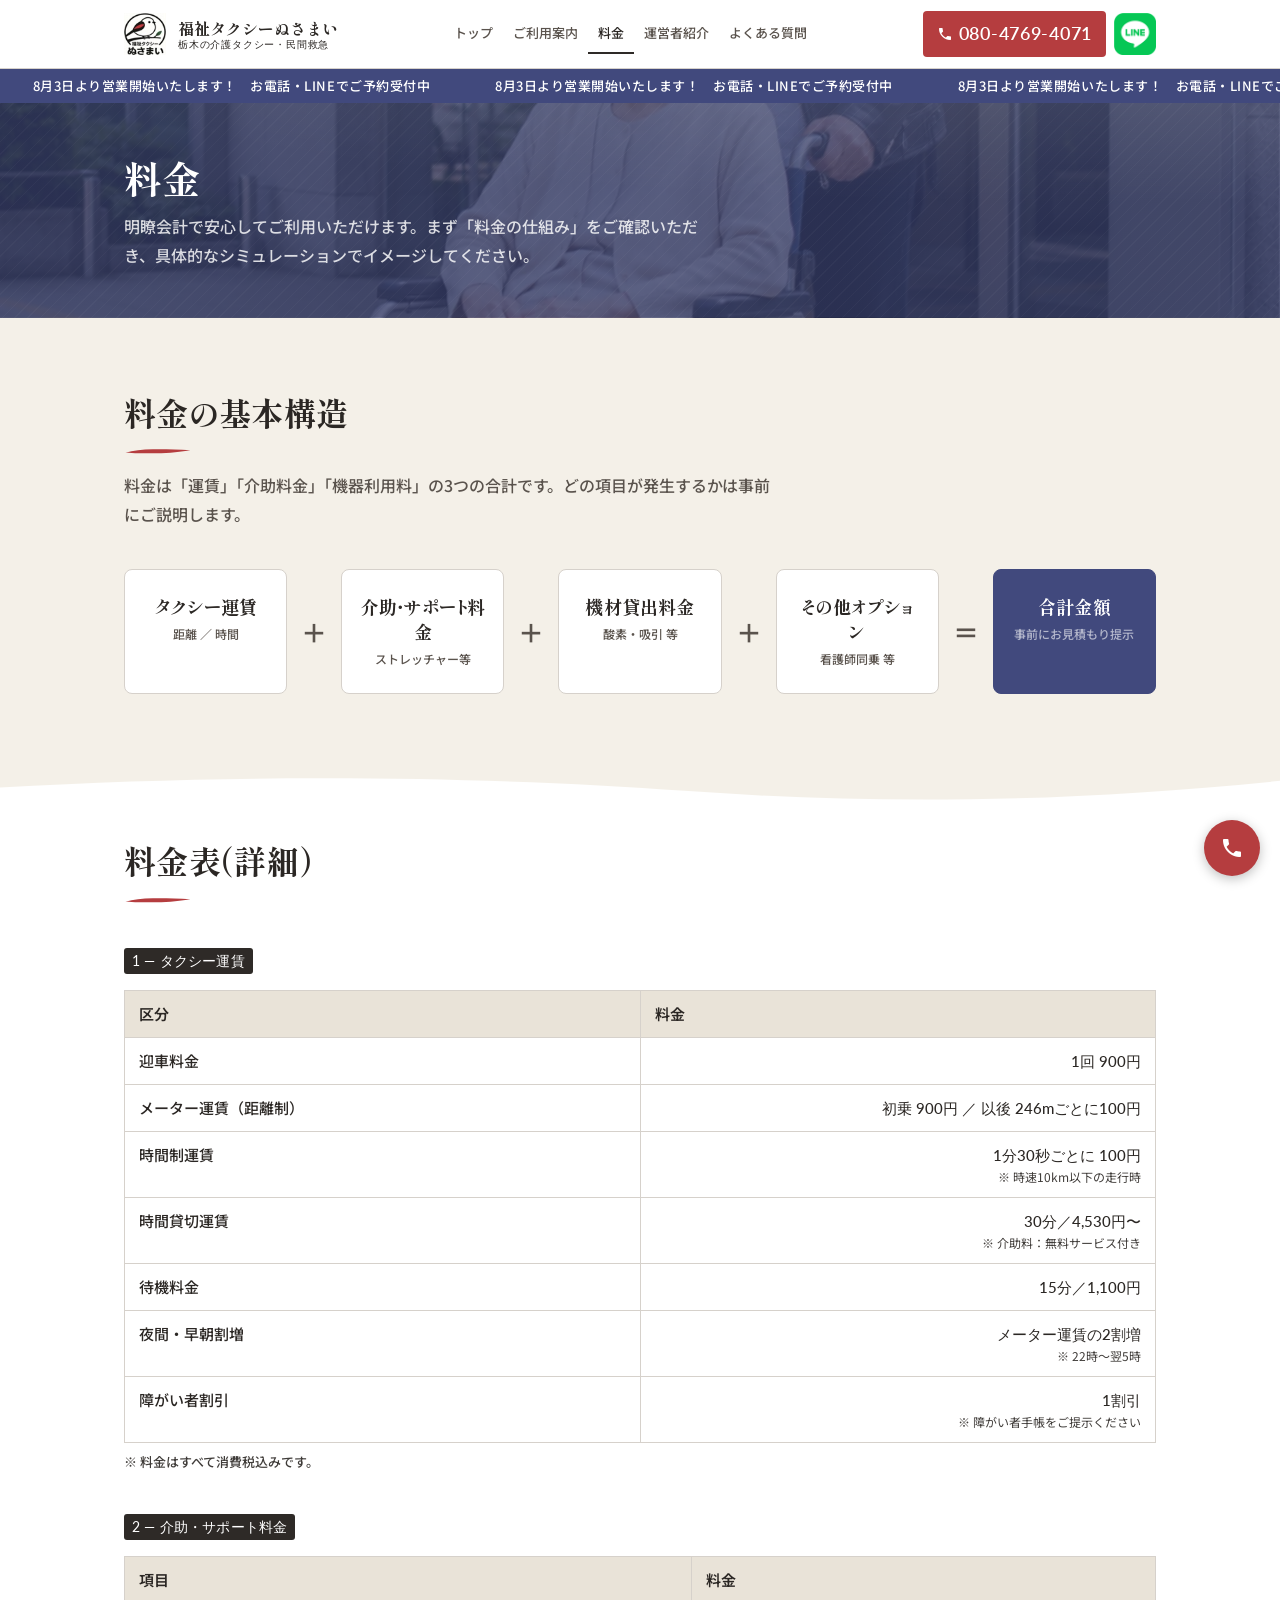
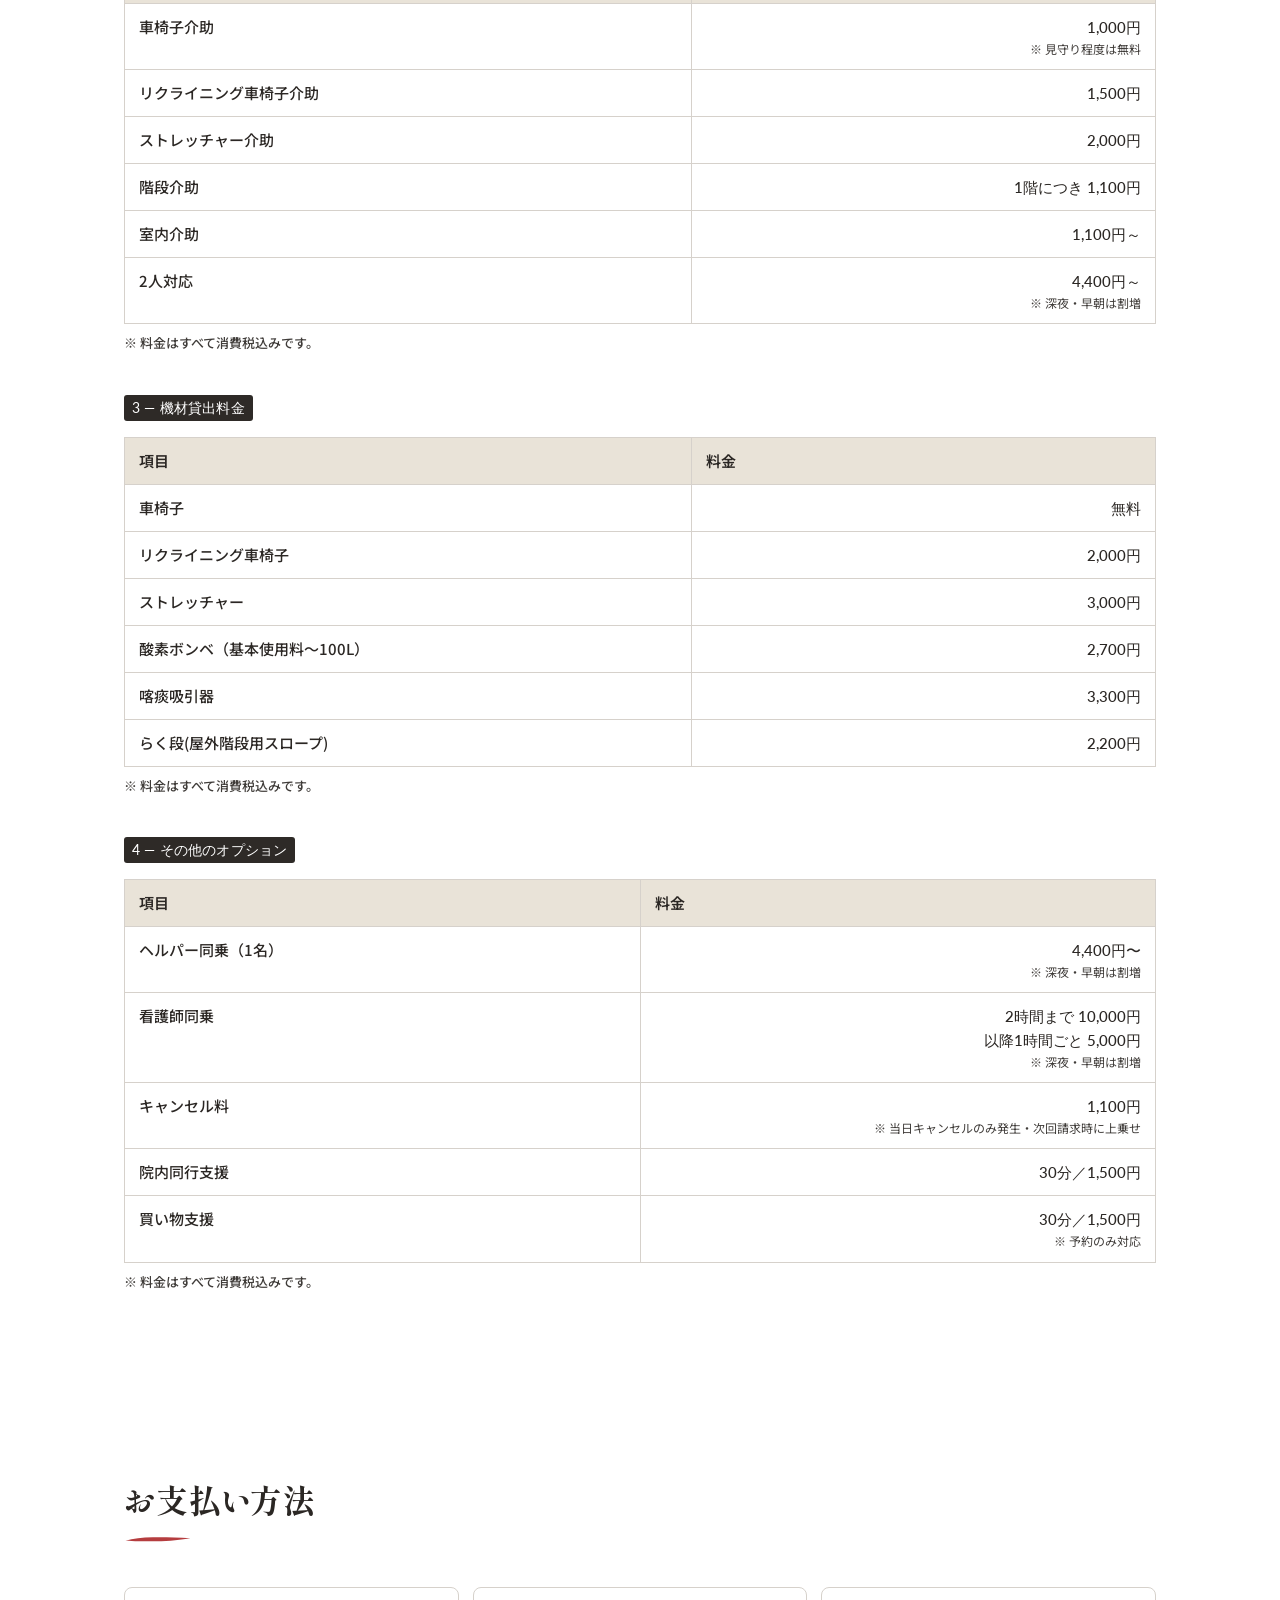
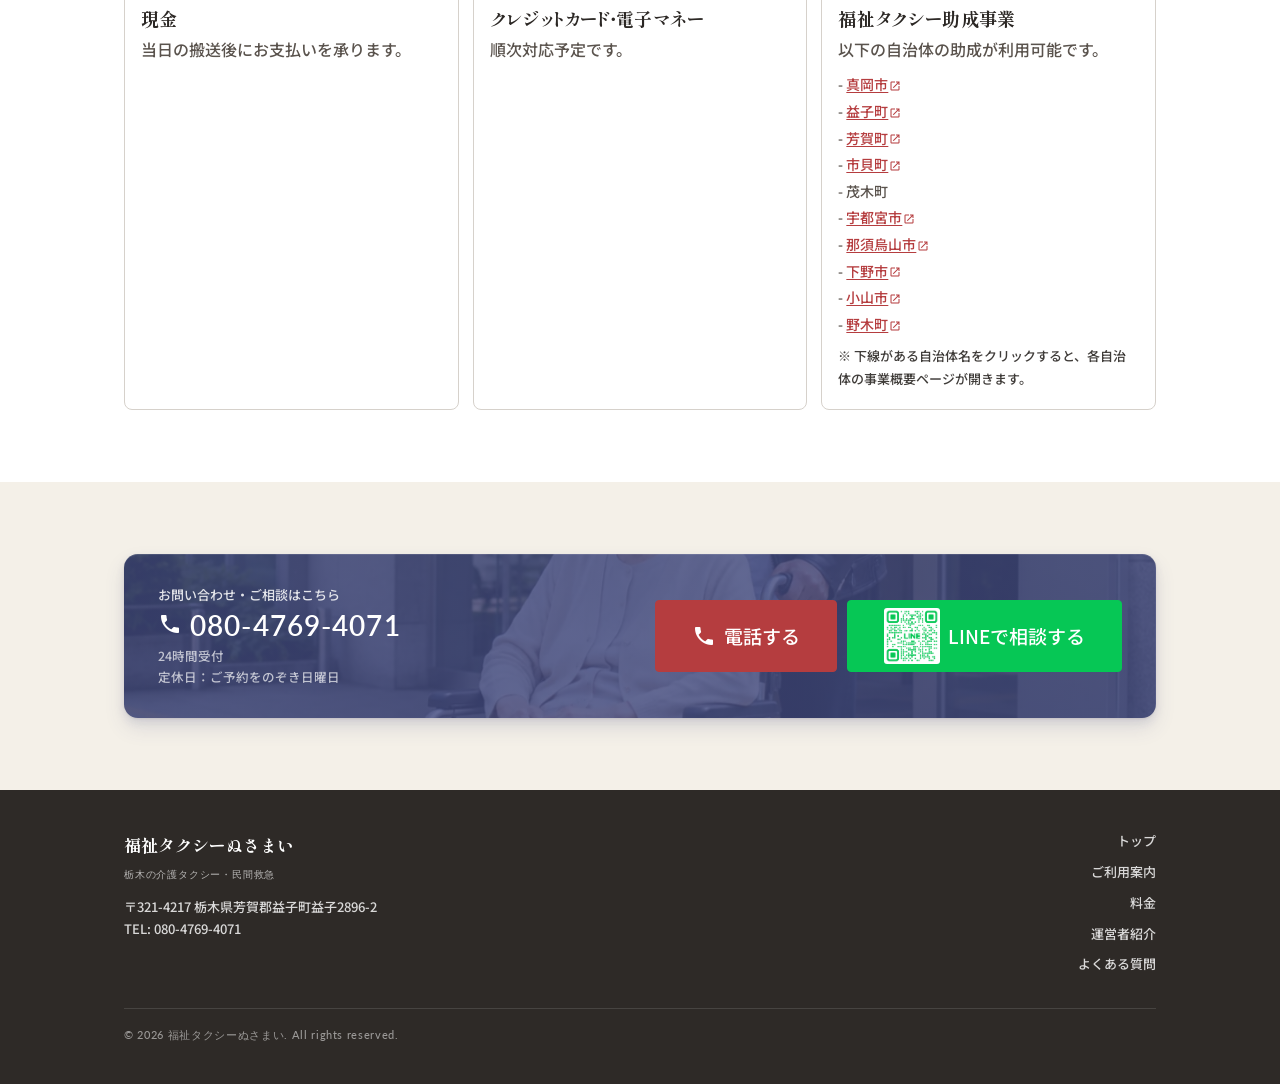
<file: price.html>
<!DOCTYPE html>
<html lang="ja">
<head>
  <meta charset="UTF-8">
  <meta name="viewport" content="width=device-width, initial-scale=1.0">
  <meta name="robots" content="noindex">
  <link rel="icon" type="image/png" href="img/favicon.png">
  <title>料金 | 福祉タクシーぬさまい</title>
  <meta name="description" content="運賃・介助料・医療機器使用料の料金体系と、具体的な料金シミュレーションをご紹介します。明瞭会計で安心してご依頼いただけます。">
  <link rel="preconnect" href="https://fonts.googleapis.com">
  <link rel="preconnect" href="https://fonts.gstatic.com" crossorigin>
  <link href="https://fonts.googleapis.com/css2?family=Shippori+Mincho:wght@700&text=%25%2C-./0123456789%3AABCDEHIJKLMNPQSTVY_abcdefghiklmnoprstuvwxy%7C%C2%A5%C2%A9%E2%80%94%E2%80%BB%E2%86%92%E2%87%84%E2%97%AF%E2%9C%93%E3%80%81%E3%80%82%E3%80%85%E3%80%8C%E3%80%8D%E3%80%92%E3%80%9C%E3%81%82%E3%81%84%E3%81%86%E3%81%88%E3%81%8A%E3%81%8B%E3%81%8C%E3%81%8D%E3%81%8E%E3%81%8F%E3%81%91%E3%81%93%E3%81%94%E3%81%95%E3%81%97%E3%81%98%E3%81%99%E3%81%9A%E3%81%9B%E3%81%9C%E3%81%9D%E3%81%9E%E3%81%9F%E3%81%A0%E3%81%A1%E3%81%A3%E3%81%A4%E3%81%A6%E3%81%A7%E3%81%A8%E3%81%A9%E3%81%AA%E3%81%AB%E3%81%AC%E3%81%AD%E3%81%AE%E3%81%AF%E3%81%B0%E3%81%B3%E3%81%B8%E3%81%BB%E3%81%BE%E3%81%BF%E3%82%80%E3%82%81%E3%82%82%E3%82%84%E3%82%88%E3%82%89%E3%82%8A%E3%82%8B%E3%82%8C%E3%82%8F%E3%82%92%E3%82%93%E3%82%A2%E3%82%A3%E3%82%A4%E3%82%A8%E3%82%AA%E3%82%AB%E3%82%AD%E3%82%AE%E3%82%AF%E3%82%B0%E3%82%B3%E3%82%B5%E3%82%B7%E3%82%B8%E3%82%B9%E3%82%BA%E3%82%BB%E3%82%BC%E3%82%BF%E3%83%81%E3%83%83%E3%83%86%E3%83%87%E3%83%88%E3%83%89%E3%83%8B%E3%83%8D%E3%83%90%E3%83%92%E3%83%93%E3%83%95%E3%83%96%E3%83%97%E3%83%99%E3%83%9A%E3%83%9C%E3%83%9D%E3%83%9E%E3%83%9F%E3%83%A0%E3%83%A1%E3%83%A2%E3%83%A3%E3%83%A5%E3%83%A7%E3%83%A9%E3%83%AA%E3%83%AB%E3%83%AC%E3%83%AD%E3%83%B3%E3%83%BB%E3%83%BC%E4%B8%80%E4%B8%81%E4%B8%88%E4%B8%8A%E4%B8%8B%E4%B8%8D%E4%B8%96%E4%B8%A1%E4%B8%AD%E4%B8%BB%E4%B9%97%E4%BA%86%E4%BA%88%E4%BA%8B%E4%BA%8C%E4%BA%BA%E4%BB%8A%E4%BB%8B%E4%BB%95%E4%BB%96%E4%BB%98%E4%BB%A3%E4%BB%A5%E4%BB%AE%E4%BB%B6%E4%BB%BB%E4%BC%91%E4%BC%9A%E4%BC%9D%E4%BD%8D%E4%BD%8E%E4%BD%8F%E4%BD%93%E4%BD%95%E4%BD%99%E4%BD%9C%E4%BD%BF%E4%BE%8B%E4%BE%9D%E4%BF%9D%E4%BF%A1%E4%BF%AE%E5%81%B4%E5%82%99%E5%83%8F%E5%85%83%E5%85%85%E5%85%88%E5%85%8D%E5%85%A5%E5%85%A8%E5%85%B1%E5%85%B7%E5%86%85%E5%86%86%E5%86%8D%E5%87%A6%E5%87%BA%E5%88%86%E5%88%87%E5%88%9D%E5%88%A5%E5%88%A9%E5%88%B6%E5%88%B8%E5%89%87%E5%89%8D%E5%89%B2%E5%8A%9B%E5%8A%A0%E5%8A%A9%E5%8B%95%E5%8B%99%E5%8C%97%E5%8C%BA%E5%8C%BB%E5%8D%94%E5%8D%98%E5%8D%B1%E5%8D%B3%E5%8E%9F%E5%8E%B3%E5%8F%82%E5%8F%8E%E5%8F%96%E5%8F%97%E5%8F%A3%E5%8F%AF%E5%8F%B7%E5%90%84%E5%90%88%E5%90%8C%E5%90%8D%E5%90%91%E5%90%AB%E5%90%B8%E5%91%8A%E5%91%BD%E5%93%81%E5%93%A1%E5%95%8F%E5%96%80%E5%96%B6%E5%99%A8%E5%9B%9B%E5%9B%9E%E5%9B%B0%E5%9B%BA%E5%9B%BD%E5%9C%A8%E5%9C%B0%E5%9E%8B%E5%9F%9F%E5%9F%B9%E5%9F%BA%E5%A0%B1%E5%A0%B4%E5%A2%83%E5%A2%97%E5%A3%AB%E5%A4%96%E5%A4%9C%E5%A4%A7%E5%A4%AB%E5%A5%A5%E5%A7%8B%E5%AD%90%E5%AD%98%E5%AE%85%E5%AE%87%E5%AE%88%E5%AE%89%E5%AE%8C%E5%AE%9A%E5%AE%9F%E5%AE%A2%E5%AE%A4%E5%AE%AE%E5%AE%B6%E5%AF%84%E5%AF%86%E5%AF%9D%E5%AF%A7%E5%AF%BE%E5%B0%8F%E5%B0%91%E5%B1%8B%E5%B1%9E%E5%B1%B1%E5%B2%A1%E5%B8%82%E5%B8%8C%E5%B8%AB%E5%B8%AD%E5%B8%AF%E5%B8%B8%E5%B9%B4%E5%B9%B9%E5%BA%83%E5%BA%95%E5%BA%A6%E5%BA%A7%E5%BB%BA%E5%BC%8F%E5%BC%95%E5%BD%93%E5%BD%B9%E5%BE%85%E5%BE%8C%E5%BE%93%E5%BE%97%E5%BE%A1%E5%BE%B9%E5%BF%83%E5%BF%85%E5%BF%9C%E6%80%9D%E6%80%A5%E6%80%A7%E6%81%A9%E6%82%A3%E6%83%91%E6%83%B3%E6%84%8F%E6%84%9B%E6%84%9F%E6%85%8B%E6%88%90%E6%88%B8%E6%89%80%E6%89%8B%E6%89%95%E6%89%BF%E6%8A%80%E6%8A%91%E6%8B%A0%E6%8B%AD%E6%8C%81%E6%8C%87%E6%8C%AF%E6%8C%BF%E6%8D%A8%E6%8F%90%E6%8F%9B%E6%8F%B4%E6%8F%BA%E6%90%AC%E6%90%AD%E6%90%BA%E6%93%8D%E6%94%AF%E6%94%B9%E6%94%BF%E6%95%85%E6%95%91%E6%95%B0%E6%95%B4%E6%96%99%E6%96%B0%E6%96%B9%E6%96%BD%E6%97%85%E6%97%8F%E6%97%A5%E6%97%A9%E6%98%8E%E6%99%82%E6%99%AE%E6%9B%9C%E6%9B%B8%E6%9B%BF%E6%9C%80%E6%9C%88%E6%9C%89%E6%9C%9B%E6%9C%9D%E6%9C%9F%E6%9C%A8%E6%9C%AC%E6%9D%90%E6%9D%A5%E6%9F%93%E6%A0%83%E6%A0%BC%E6%A1%88%E6%A4%85%E6%A5%AD%E6%A6%82%E6%A7%8B%E6%A7%98%E6%A8%99%E6%A9%9F%E6%AD%A2%E6%AD%A3%E6%AD%A9%E6%AD%B4%E6%AE%8A%E6%AE%B5%E6%AF%8E%E6%AF%92%E6%B0%8F%E6%B0%91%E6%B0%97%E6%B0%B4%E6%B1%97%E6%B1%BA%E6%B2%BB%E6%B3%81%E6%B3%95%E6%B4%BB%E6%B5%81%E6%B5%A6%E6%B5%B7%E6%B6%88%E6%B7%BB%E6%B8%85%E6%B8%88%E6%B8%9B%E6%B8%A9%E6%B9%BF%E6%BA%90%E6%BA%96%E6%BB%B4%E7%82%B9%E7%82%BA%E7%83%8F%E7%84%A1%E7%88%B6%E7%89%87%E7%89%B9%E7%8A%B6%E7%8C%9B%E7%8F%BE%E7%90%86%E7%92%B0%E7%94%9F%E7%94%A8%E7%94%B1%E7%94%B3%E7%94%BA%E7%94%BB%E7%95%8C%E7%95%AA%E7%95%B0%E7%96%BE%E7%97%85%E7%97%87%E7%97%B0%E7%99%82%E7%99%BA%E7%9A%84%E7%9B%8A%E7%9B%AE%E7%9B%B4%E7%9B%B8%E7%9C%8B%E7%9C%8C%E7%9C%9F%E7%9D%80%E7%9E%AD%E7%9F%A5%E7%A0%94%E7%A2%BA%E7%A4%8E%E7%A4%BA%E7%A4%BE%E7%A5%89%E7%A5%9E%E7%A6%8F%E7%A7%81%E7%A7%BB%E7%A8%AE%E7%A9%8D%E7%A9%BA%E7%AA%93%E7%AB%8B%E7%AC%AC%E7%AD%89%E7%AD%96%E7%AE%97%E7%AE%A1%E7%B2%BE%E7%B4%84%E7%B4%A0%E7%B4%B0%E7%B4%B9%E7%B5%84%E7%B5%8C%E7%B5%90%E7%B5%A1%E7%B5%B6%E7%B6%99%E7%B6%9A%E7%BD%AE%E7%BF%8C%E7%BF%92%E8%80%83%E8%80%85%E8%80%90%E8%80%97%E8%81%B7%E8%83%B8%E8%83%BD%E8%84%9A%E8%87%AA%E8%88%AC%E8%89%B2%E8%8A%B3%E8%8C%82%E8%8D%B7%E8%90%BD%E8%A1%8C%E8%A1%93%E8%A1%A8%E8%A3%85%E8%A3%95%E8%A6%81%E8%A6%8B%E8%A6%A7%E8%A6%AA%E8%A7%92%E8%A7%A3%E8%A8%80%E8%A8%88%E8%A8%98%E8%A8%AD%E8%A8%B1%E8%A9%B1%E8%A9%B3%E8%AA%8D%E8%AA%A0%E8%AA%AC%E8%AA%AD%E8%AA%BF%E8%AB%87%E8%AC%9B%E8%AD%B0%E8%AD%B7%E8%B2%9D%E8%B2%BB%E8%B3%80%E8%B3%83%E8%B3%87%E8%B3%AA%E8%B5%B0%E8%B5%B7%E8%B6%8A%E8%B7%9D%E8%B7%AF%E8%B7%B5%E8%BA%AB%E8%BB%8A%E8%BB%A2%E8%BB%BD%E8%BC%89%E8%BC%B8%E8%BE%BC%E8%BF%8E%E8%BF%91%E8%BF%94%E9%80%80%E9%80%81%E9%80%94%E9%80%9A%E9%80%9F%E9%80%A0%E9%80%A3%E9%80%B2%E9%81%8B%E9%81%93%E9%81%A9%E9%81%B8%E9%82%A3%E9%83%A1%E9%83%A8%E9%83%B7%E9%83%BD%E9%85%8D%E9%85%B8%E9%87%8D%E9%87%8E%E9%87%8F%E9%87%91%E9%87%A7%E9%95%B7%E9%96%8B%E9%96%93%E9%96%A2%E9%98%B2%E9%99%8D%E9%99%90%E9%99%A2%E9%99%BA%E9%9A%8E%E9%9A%9B%E9%9A%9C%E9%9A%A3%E9%9B%A2%E9%9B%A3%E9%9B%BB%E9%A0%85%E9%A0%88%E9%A0%98%E9%A0%AD%E9%A0%BC%E9%A1%8D%E9%A1%98%E9%A3%9B%E9%A7%90%E9%A8%93%E9%AB%98%E9%BD%A2%EF%BC%88%EF%BC%89%EF%BC%8B%EF%BC%8F%EF%BC%9A%EF%BC%9D%EF%BC%9F%EF%BD%9C&family=Noto+Sans+JP:wght@400;500;700&family=Lato:wght@400;700&display=swap" rel="stylesheet">
  <link href="https://fonts.googleapis.com/icon?family=Material+Icons" rel="stylesheet">
  <link rel="stylesheet" href="css/style.css">

  <!-- 構造化データ -->
  <script type="application/ld+json">
  {
    "@context": "https://schema.org",
    "@graph": [
      {
        "@type": "BreadcrumbList",
        "itemListElement": [
          { "@type": "ListItem", "position": 1, "name": "ホーム", "item": "https://tokyo-mate-kikaku.github.io/nusamai-taxi-canp/" },
          { "@type": "ListItem", "position": 2, "name": "料金", "item": "https://tokyo-mate-kikaku.github.io/nusamai-taxi-canp/price.html" }
        ]
      },
      {
        "@type": "Service",
        "name": "介護タクシー・民間救急サービス",
        "description": "運賃・介助料金・医療機器使用料の3項目で構成される明瞭会計。事前お見積もり提示。",
        "url": "https://tokyo-mate-kikaku.github.io/nusamai-taxi-canp/price.html",
        "provider": {
          "@type": "LocalBusiness",
          "name": "福祉タクシーぬさまい",
          "telephone": "+81-80-4769-4071",
          "url": "https://tokyo-mate-kikaku.github.io/nusamai-taxi-canp/",
          "address": {
            "@type": "PostalAddress",
            "postalCode": "321-4217",
            "addressRegion": "栃木県",
            "addressLocality": "芳賀郡益子町",
            "streetAddress": "益子2896-2",
            "addressCountry": "JP"
          }
        },
        "hasOfferCatalog": {
          "@type": "OfferCatalog",
          "name": "料金一覧",
          "itemListElement": [
            { "@type": "Offer", "itemOffered": { "@type": "Service", "name": "迎車料金" }, "price": "900", "priceCurrency": "JPY" },
            { "@type": "Offer", "itemOffered": { "@type": "Service", "name": "メーター運賃（初乗）" }, "price": "900", "priceCurrency": "JPY" },
            { "@type": "Offer", "itemOffered": { "@type": "Service", "name": "時間貸切運賃（30分）" }, "price": "4530", "priceCurrency": "JPY" },
            { "@type": "Offer", "itemOffered": { "@type": "Service", "name": "待機料金（15分）" }, "price": "1100", "priceCurrency": "JPY" },
            { "@type": "Offer", "itemOffered": { "@type": "Service", "name": "車椅子介助" }, "price": "1000", "priceCurrency": "JPY" },
            { "@type": "Offer", "itemOffered": { "@type": "Service", "name": "リクライニング車椅子介助" }, "price": "1500", "priceCurrency": "JPY" },
            { "@type": "Offer", "itemOffered": { "@type": "Service", "name": "ストレッチャー介助" }, "price": "2000", "priceCurrency": "JPY" },
            { "@type": "Offer", "itemOffered": { "@type": "Service", "name": "階段介助（1階分）" }, "price": "1100", "priceCurrency": "JPY" },
            { "@type": "Offer", "itemOffered": { "@type": "Service", "name": "ストレッチャー（機器利用料）" }, "price": "3000", "priceCurrency": "JPY" },
            { "@type": "Offer", "itemOffered": { "@type": "Service", "name": "酸素ボンベ（基本〜100L）" }, "price": "2700", "priceCurrency": "JPY" },
            { "@type": "Offer", "itemOffered": { "@type": "Service", "name": "喀痰吸引器" }, "price": "3300", "priceCurrency": "JPY" }
          ]
        }
      }
    ]
  }
  </script>

  <!-- ===== TRACKING ===== -->
  <!-- Google Search Console 認証 : content -->
  <meta name="google-site-verification" content="2zkhqX7VvUgENSOrvvJ1nqqEa8RQcRwvDcQsqCewWVw">

  <!-- Google Analytics 4  -->
  <script async src="https://www.googletagmanager.com/gtag/js?id=G-GGK96P9J8S"></script>
  <script>
    window.dataLayer = window.dataLayer || [];
    function gtag(){dataLayer.push(arguments);}
    gtag('js', new Date());
    gtag('config', 'G-GGK96P9J8S');
  </script>

  <!-- Microsoft Clarity -->
  <script type="text/javascript">
    (function(c,l,a,r,i,t,y){
      c[a]=c[a]||function(){(c[a].q=c[a].q||[]).push(arguments)};
      t=l.createElement(r);t.async=1;t.src="https://www.clarity.ms/tag/"+i;
      y=l.getElementsByTagName(r)[0];y.parentNode.insertBefore(t,y);
    })(window, document, "clarity", "script", "xcbvhcziiq");
  </script>
</head>
<body>

<!-- ===== SITE HEADER ===== -->
<header class="site-header">
  <div class="container">
    <div class="header-inner">
      <a href="index.html" class="header-logo">
        <div class="logo-mark"><img src="img/logo.jpg" alt="福祉タクシーぬさまい ロゴ"></div>
        <div class="logo-text">
          <span class="logo-main">福祉タクシーぬさまい</span>
          <span class="logo-sub">栃木の介護タクシー・民間救急</span>
        </div>
      </a>
      <nav class="header-nav" role="navigation" aria-label="グローバルナビゲーション">
        <a href="index.html">トップ</a>
        <a href="guide.html">ご利用案内</a>
        <a href="price.html" class="current">料金</a>
        <a href="about.html">運営者紹介</a>
        <a href="faq.html">よくある質問</a>
      </nav>
      <div class="header-cta">
        <a href="tel:08047694071" class="header-phone"><span class="material-icons" aria-hidden="true">call</span> 080-4769-4071</a>
        <a href="https://lin.ee/9xXF9nc" target="_blank" rel="noopener noreferrer" class="header-line" aria-label="LINEで相談する"><img src="img/LINE_Brand_icon.png" alt=""></a>
      </div>
      <button class="menu-toggle menu-toggle--text" aria-label="メニューを開く" aria-expanded="false"></button>
    </div>
  </div>
</header>
<div class="ticker-wrap" aria-label="お知らせ">
  <div class="ticker">
    <span>8月3日より営業開始いたします！　お電話・LINEでご予約受付中</span>
    <span>8月3日より営業開始いたします！　お電話・LINEでご予約受付中</span>
    <span>8月3日より営業開始いたします！　お電話・LINEでご予約受付中</span>
    <span>8月3日より営業開始いたします！　お電話・LINEでご予約受付中</span>
  </div>
</div>

<!-- ===== PAGE HERO ===== -->
<div class="page-hero page-hero-accent">
  <div class="container">
    <h1>料金</h1>
    <p>明瞭会計で安心してご利用いただけます。まず「料金の仕組み」をご確認いただき、具体的なシミュレーションでイメージしてください。</p>
  </div>
</div>

<!-- ===== 料金の基本構造 ===== -->
<section class="section bg-soft wave-down">
  <div class="section-inner">
    <div class="section-header">
      <h2 class="section-title">料金の基本構造</h2>
      <p class="section-lead">料金は「運賃」「介助料金」「機器利用料」の3つの合計です。どの項目が発生するかは事前にご説明します。</p>
    </div>
    <div class="price-concept">
      <div class="price-concept-item">
        <h3>タクシー運賃</h3>
        <p>距離 ／ 時間</p>
      </div>
      <div class="price-concept-sep" aria-hidden="true">＋</div>
      <div class="price-concept-item">
        <h3>介助・サポート料金</h3>
        <p>ストレッチャー等</p>
      </div>
      <div class="price-concept-sep" aria-hidden="true">＋</div>
      <div class="price-concept-item">
        <h3>機材貸出料金</h3>
        <p>酸素・吸引 等</p>
      </div>
      <div class="price-concept-sep" aria-hidden="true">＋</div>
      <div class="price-concept-item">
        <h3>その他オプション</h3>
        <p>看護師同乗 等</p>
      </div>
      <div class="price-concept-sep" aria-hidden="true">＝</div>
      <div class="price-concept-item total">
        <h3>合計金額</h3>
        <p>事前にお見積もり提示</p>
      </div>
    </div>
  </div>
</section>

<!-- ===== 料金表 ===== -->
<section class="section">
  <div class="section-inner">
    <div class="section-header">
      <h2 class="section-title">料金表（詳細）</h2>
    </div>

    <!-- 運賃 -->
    <h3 style="font-family: var(--serif); font-size: 18px; margin-bottom: 16px; display: flex; align-items: center; gap: 12px;">
      <span style="font-family: var(--mono); font-size: 14px; background: var(--ink); color: #fff; padding: 3px 8px; border-radius: 3px; font-weight: 400;">1 — タクシー運賃</span>
    </h3>
    <div style="overflow-x: auto;">
      <table class="price-table">
        <thead>
          <tr>
            <th style="width: 50%;">区分</th>
            <th>料金</th>
          </tr>
        </thead>
        <tbody>
          <tr><td>迎車料金</td><td class="num">1回 900円</td></tr>
          <tr><td>メーター運賃（距離制）</td><td class="num">初乗 900円<span class="num-sep"> ／ </span><br class="num-br">以後 246mごとに100円</td></tr>
          <tr><td>時間制運賃</td><td class="num">1分30秒ごとに 100円<br><span style="font-size: 12px; font-family: var(--sans); font-weight: 400; opacity: .9; white-space: normal; display: block;">※ 時速10km以下の走行時</span></td></tr>
          <tr><td>時間貸切運賃</td><td class="num">30分／4,530円〜<br><span style="font-size: 12px; font-family: var(--sans); font-weight: 400; opacity: .9; white-space: normal; display: block;">※ 介助料：無料サービス付き</span></td></tr>
          <tr><td>待機料金</td><td class="num">15分／1,100円</td></tr>
          <tr><td>夜間・早朝割増</td><td class="num">メーター運賃の2割増<br><span style="font-size: 12px; font-family: var(--sans); font-weight: 400; opacity: .9; white-space: normal; display: block;">※ 22時〜翌5時</span></td></tr>
          <tr><td>障がい者割引</td><td class="num">1割引<br><span style="font-size: 12px; font-family: var(--sans); font-weight: 400; opacity: .9; white-space: normal; display: block;">※ 障がい者手帳をご提示ください</span></td></tr>
        </tbody>
      </table>
    </div>
    <p style="margin-top: 8px; margin-bottom: 40px; font-size: 13px; color: var(--text); opacity: .9;">※ 料金はすべて消費税込みです。</p>

    <!-- 介助・サポート料金 -->
    <h3 style="font-family: var(--serif); font-size: 18px; margin-bottom: 16px; display: flex; align-items: center; gap: 12px;">
      <span style="font-family: var(--mono); font-size: 14px; background: var(--ink); color: #fff; padding: 3px 8px; border-radius: 3px; font-weight: 400;">2 — 介助・サポート料金</span>
    </h3>
    <div style="overflow-x: auto;">
      <table class="price-table">
        <thead>
          <tr>
            <th style="width: 55%;">項目</th>
            <th>料金</th>
          </tr>
        </thead>
        <tbody>
          <tr><td>車椅子介助</td><td class="num">1,000円<br><span style="font-size: 12px; font-family: var(--sans); font-weight: 400; opacity: .9; white-space: normal; display: block;">※ 見守り程度は無料</span></td></tr>
          <tr><td>リクライニング車椅子介助</td><td class="num">1,500円</td></tr>
          <tr><td>ストレッチャー介助</td><td class="num">2,000円</td></tr>
          <tr><td>階段介助</td><td class="num">1階につき 1,100円</td></tr>
          <tr><td>室内介助</td><td class="num">1,100円～</td></tr>
          <tr><td>2人対応</td><td class="num">4,400円～<br><span style="font-size: 12px; font-family: var(--sans); font-weight: 400; opacity: .9; white-space: normal; display: block;">※ 深夜・早朝は割増</span></td></tr>
        </tbody>
      </table>
    </div>
    <p style="margin-top: 8px; margin-bottom: 40px; font-size: 13px; color: var(--text); opacity: .9;">※ 料金はすべて消費税込みです。</p>

    <!-- 機材貸出料金 -->
    <h3 style="font-family: var(--serif); font-size: 18px; margin-bottom: 16px; display: flex; align-items: center; gap: 12px;">
      <span style="font-family: var(--mono); font-size: 14px; background: var(--ink); color: #fff; padding: 3px 8px; border-radius: 3px; font-weight: 400;">3 — 機材貸出料金</span>
    </h3>
    <div style="overflow-x: auto;">
      <table class="price-table">
        <thead>
          <tr>
            <th style="width: 55%;">項目</th>
            <th>料金</th>
          </tr>
        </thead>
        <tbody>
          <tr><td>車椅子</td><td class="num">無料</td></tr>
          <tr><td>リクライニング車椅子</td><td class="num">2,000円</td></tr>
          <tr><td>ストレッチャー</td><td class="num">3,000円</td></tr>
          <tr><td>酸素ボンベ（基本使用料〜100L）</td><td class="num">2,700円</td></tr>
          <tr><td>喀痰吸引器</td><td class="num">3,300円</td></tr>
          <tr><td>らく段(屋外階段用スロープ)</td><td class="num">2,200円</td></tr>
        </tbody>
      </table>
    </div>
    <p style="margin-top: 8px; margin-bottom: 40px; font-size: 13px; color: var(--text); opacity: .9;">※ 料金はすべて消費税込みです。</p>

    <!-- その他のオプション -->
    <h3 style="font-family: var(--serif); font-size: 18px; margin-top: 40px; margin-bottom: 16px; display: flex; align-items: center; gap: 12px;">
      <span style="font-family: var(--mono); font-size: 14px; background: var(--ink); color: #fff; padding: 3px 8px; border-radius: 3px; font-weight: 400;">4 — その他のオプション</span>
    </h3>
    <div style="overflow-x: auto;">
      <table class="price-table">
        <thead>
          <tr>
            <th style="width: 50%;">項目</th>
            <th>料金</th>
          </tr>
        </thead>
        <tbody>
          <tr><td>ヘルパー同乗（1名）</td><td class="num">4,400円〜<br><span style="font-size: 12px; font-family: var(--sans); font-weight: 400; opacity: .9; white-space: normal; display: block;">※ 深夜・早朝は割増</span></td></tr>
          <tr><td>看護師同乗</td><td class="num">2時間まで 10,000円<br>以降1時間ごと 5,000円<br><span style="font-size: 12px; font-family: var(--sans); font-weight: 400; opacity: .9; white-space: normal; display: block;">※ 深夜・早朝は割増</span></td></tr>
          <tr><td>キャンセル料</td><td class="num">1,100円<br><span style="font-size: 12px; font-family: var(--sans); font-weight: 400; opacity: .9; white-space: normal; display: block;">※ 当日キャンセルのみ発生・次回請求時に上乗せ</span></td></tr>
          <tr><td>院内同行支援</td><td class="num">30分／1,500円</td></tr>
          <tr><td>買い物支援</td><td class="num">30分／1,500円<br><span style="font-size: 12px; font-family: var(--sans); font-weight: 400; opacity: .9; white-space: normal; display: block;">※ 予約のみ対応</span></td></tr>
        </tbody>
      </table>
    </div>
    <p style="margin-top: 8px; margin-bottom: 40px; font-size: 13px; color: var(--text); opacity: .9;">※ 料金はすべて消費税込みです。</p>
  </div>
</section>

<!-- ===== 料金シミュレーション ===== -->
<section class="section bg-soft" style="display:none;">
  <div class="section-inner">
    <div class="section-header">
      <h2 class="section-title">料金シミュレーション（事例）</h2>
      <p class="section-lead">おおむねの料金目安としてご参考としていただける事例です。</p>
    </div>
    <div class="estimate-grid">
      <div class="estimate-card">
        <span class="estimate-badge">事例 01</span>
        <h3>益子町の自宅 ⇄ ◯◯病院（転院）</h3>
        <p class="sub">片道 ◯◯ km ／ ストレッチャー ＋ 酸素利用</p>
        <div class="estimate-row"><span>A 運賃</span><span class="val">¥◯,◯◯◯</span></div>
        <div class="estimate-row"><span>B 特殊介助</span><span class="val">¥◯,◯◯◯</span></div>
        <div class="estimate-row"><span>C 機器（酸素）</span><span class="val">¥◯,◯◯◯</span></div>
        <div class="estimate-total"><span>概算合計</span><span class="val">¥◯◯,◯◯◯</span></div>
      </div>
      <div class="estimate-card">
        <span class="estimate-badge">事例 02</span>
        <h3>近隣施設への退院（車椅子利用）</h3>
        <p class="sub">片道 ◯ km ／ 車椅子 ＋ 院内介助</p>
        <div class="estimate-row"><span>A 運賃</span><span class="val">¥◯,◯◯◯</span></div>
        <div class="estimate-row"><span>B 特殊介助</span><span class="val">¥◯,◯◯◯</span></div>
        <div class="estimate-row"><span>C 機器</span><span class="val">—</span></div>
        <div class="estimate-total"><span>概算合計</span><span class="val">¥◯◯,◯◯◯</span></div>
      </div>
    </div>
    <p class="estimate-note" style="margin-top: 16px;">※ 上記はあくまで概算です。実際の料金は距離・時間・状況により異なります。正確なお見積もりは事前にご連絡ください。</p>
  </div>
</section>

<!-- ===== お支払い方法 ===== -->
<section id="payment" class="section">
  <div class="section-inner">
    <div class="section-header">
      <h2 class="section-title">お支払い方法</h2>
    </div>
    <div class="payment-grid">
      <div class="payment-card">
        <h4>現金</h4>
        <p>当日の搬送後にお支払いを承ります。</p>
      </div>
      <div class="payment-card">
        <h4>クレジットカード・電子マネー</h4>
        <p>順次対応予定です。</p>
        <div style="position:relative; display:none;">
          <img src="img/payment method.png" alt="取り扱いクレジットカードブランド" class="card-brand-img">
          <span class="ph-tag">仮画像</span>
        </div>
      </div>
      <div class="payment-card">
        <h4>福祉タクシー助成事業</h4>
        <p>以下の自治体の助成が利用可能です。</p>
        <ul class="payment-card-list">
          <li>- <a href="https://www.city.moka.lg.jp/kakuka/ikiiki/gyomu/koreisha_fukushi/support_koreisha/2/1083.html" target="_blank" rel="noopener noreferrer">真岡市</a></li>
          <li>- <a href="https://www.town.mashiko.lg.jp/page/page004627.html" target="_blank" rel="noopener noreferrer">益子町</a></li>
          <li>- <a href="https://www.town.tochigi-haga.lg.jp/kurashi/kenkou/shougaisha/shienservice/taxiriyouken.html" target="_blank" rel="noopener noreferrer">芳賀町</a></li>
          <li>- <a href="https://www.town.ichikai.tochigi.jp/Info/28" target="_blank" rel="noopener noreferrer">市貝町</a></li>
          <li>- 茂木町</li>
          <li>- <a href="https://www.city.utsunomiya.lg.jp/kenko/shogai/teate/1004207.html" target="_blank" rel="noopener noreferrer">宇都宮市</a></li>
          <li>- <a href="https://www.city.nasukarasuyama.lg.jp/page/page004874.html" target="_blank" rel="noopener noreferrer">那須烏山市</a></li>
          <li>- <a href="https://www.city.shimotsuke.lg.jp/1796/genre4-3-001.html" target="_blank" rel="noopener noreferrer">下野市</a></li>
          <li>- <a href="https://www.city.oyama.tochigi.jp/kenkou-fukushi-kaigo/koureisha/zaitaku/page004590.html" target="_blank" rel="noopener noreferrer">小山市</a></li>
          <li>- <a href="https://www.town.nogi.lg.jp/kenkou_fukushi/koureisya_fukushi/page005129.html" target="_blank" rel="noopener noreferrer">野木町</a></li>
        </ul>
        <p style="font-size:13px; color:var(--text); opacity:.9; margin-top:8px;">※ 下線がある自治体名をクリックすると、各自治体の事業概要ページが開きます。</p>
      </div>
    </div>
  </div>
</section>

<!-- ===== フッターCTA ===== -->
<section class="section bg-soft">
  <div class="section-inner">
    <div class="footer-cta">
      <div>
        <p class="footer-cta-label">お問い合わせ・ご相談はこちら</p>
        <div class="footer-cta-tel"><span class="material-icons" aria-hidden="true">call</span> 080-4769-4071</div>
        <p class="footer-cta-hours">24時間受付</p>
        <p class="footer-cta-hours">定休日：ご予約をのぞき日曜日</p>
      </div>
      <div class="footer-cta-actions">
        <a href="tel:08047694071" class="btn btn-dark btn-lg"><span class="material-icons" aria-hidden="true">call</span> 電話する</a>
        <a href="https://lin.ee/9xXF9nc" target="_blank" rel="noopener noreferrer" class="btn btn-line btn-lg"><span class="material-icons" aria-hidden="true">chat_bubble</span><img class="btn-line-qr" src="img/line_qr.png" alt="" aria-hidden="true">LINEで相談する</a>
      </div>
    </div>
  </div>
</section>

<!-- ===== SITE FOOTER ===== -->
<footer class="site-footer">
  <div class="container">
    <div class="footer-inner">
      <div class="footer-brand">
        <span class="logo-main">福祉タクシーぬさまい</span>
        <span class="logo-sub">栃木の介護タクシー・民間救急</span>
        <address class="footer-address" style="font-style:normal;">
          〒321-4217 栃木県芳賀郡益子町益子2896-2<br>
          TEL: 080-4769-4071
        </address>
      </div>
      <nav class="footer-nav" aria-label="フッターナビゲーション">
        <a href="index.html">トップ</a>
        <a href="guide.html">ご利用案内</a>
        <a href="price.html">料金</a>
        <a href="about.html">運営者紹介</a>
        <a href="faq.html">よくある質問</a>
      </nav>
    </div>
    <p class="footer-bottom">© <span id="copyright-year">2026</span> 福祉タクシーぬさまい. All rights reserved.</p>
  </div>
</footer>

<!-- ===== FLOATING CTA ===== -->
<div class="floating-cta" aria-label="お問い合わせ">
  <a href="tel:08047694071" class="floating-phone" aria-label="電話する"><span class="material-icons" aria-hidden="true">call</span></a>
</div>

<script src="js/main.js"></script>
</body>
</html>
</file>
<file: css/style.css>
/* ====================================================
   福祉タクシーぬさまい — Global Stylesheet
   Fonts: Shippori Mincho (headings) · Noto Sans JP (body)
   ==================================================== */

/* ---------- Reset & Custom Properties ---------- */
*, *::before, *::after { box-sizing: border-box; margin: 0; padding: 0; }

:root {
  --text:       #2b2724;
  --text-2:     #5a534d;
  --muted:      #8a847d;
  --bg:         #ffffff;
  --bg-soft:    #f4f0e8;  /* 糠白釉（nuka）寄りの温白 */
  --bg-alt:     #e9e3d8;  /* 一段濃い土色 */
  --border:     #d6d1cb;
  --border-s:   #e8e4df;
  --ink:        #2e2a27;  /* 黒釉（kuro）寄りの墨 */

  --brand:      #b53d3f;  /* ロゴの赤（アクセント・電話CTA専用） */
  --brand-dark: #9a3135;  /* 赤ボタン hover */

  --accent:      #41497d;  /* 赤のトライアド（青藍・ミュート）見出し/ラベル/リンク */
  --accent-dark: #353c66;  /* 青藍リンク hover */

  --line:        #06c755;  /* LINE 公式グリーン */
  --line-dark:   #05a647;  /* LINE ボタン hover */

  --serif:      'Shippori Mincho', serif;       /* 見出し：温かみのある旧字系明朝 */
  --sans:       'Noto Sans JP', sans-serif;         /* 本文：可読性の高いヒューマニスト */
  --mono:       'Lato', sans-serif;                /* 数字・ラベル */

  --radius-s:   4px;
  --radius:     8px;
  --radius-l:   14px;

  --shadow-card:0 1px 3px rgba(0,0,0,.08);

  --max-w:      1080px;
  --section-py: 72px;
}

html { scroll-behavior: smooth; }

/* 動きに敏感なユーザーへの配慮：スムーズスクロールとトランジションを無効化 */
@media (prefers-reduced-motion: reduce) {
  html { scroll-behavior: auto; }
  *, *::before, *::after {
    transition-duration: .01ms !important;
    animation-duration: .01ms !important;
    animation-iteration-count: 1 !important;
  }
}

body {
  font-family: var(--sans);
  font-size: 16px;
  font-weight: 500;
  line-height: 1.75;
  color: var(--text);
  background: var(--bg);
}

img { display: block; max-width: 100%; }
a { color: inherit; text-decoration: none; }
ul, ol { list-style: none; }

/* ---------- Typography ---------- */
h1, h2, h3, h4 {
  font-family: var(--serif);
  font-weight: 700;
  line-height: 1.4;
  letter-spacing: .01em;
  font-feature-settings: "palt";
}

.section-title {
  font-size: clamp(24px, 3.5vw, 32px);
  margin-bottom: 12px;
}

/* 署名：柿釉（kaki）の刷毛ストローク — 益子焼の釉がけを想起させる一筆 */
.section-title::after {
  content: "";
  display: block;
  width: 68px;
  height: 13px;
  margin-top: 12px;
  background-image: url("data:image/svg+xml,%3Csvg xmlns='http://www.w3.org/2000/svg' viewBox='0 0 90 14'%3E%3Cpath d='M2,8.6 C12,5.4 24,4.4 38,4.1 C52,3.8 70,4.3 88,5.4 C76,7.3 58,9.7 40,9.4 C26,9.2 12,9.3 2,8.6 Z' fill='%23b53d3f'/%3E%3C/svg%3E");
  background-repeat: no-repeat;
  background-size: contain;
}

.section-lead {
  font-size: 16px;
  color: var(--text-2);
  max-width: 660px;
  line-height: 1.8;
}

/* ---------- Layout ---------- */
.container {
  width: 100%;
  max-width: var(--max-w);
  margin: 0 auto;
  padding: 0 24px;
}

.section { padding: var(--section-py) 0; }
.section.bg-soft { background: var(--bg-soft); }

/* 柔らかい曲線の区切り：上セクションの地色が、わずかに非対称な曲線で下へ沈む（柿釉ブラシと同じ手仕事の揺らぎ）。色は足さず同系トーンで上品に。--wave-color で曲線色を上書き可（白→soft の境界など）。 */
.wave-down { position: relative; z-index: 2; }
.wave-down::after {
  content: "";
  position: absolute;
  left: 0;
  right: 0;
  bottom: -39px;
  height: 40px;
  background-color: var(--wave-color, var(--bg-soft));
  -webkit-mask: url("data:image/svg+xml,%3Csvg xmlns='http://www.w3.org/2000/svg' viewBox='0 0 1440 48' preserveAspectRatio='none'%3E%3Cpath d='M0,0 H1440 V19 C1190,46 980,47 770,31 C560,15 300,9 0,27 Z' fill='%23fff'/%3E%3C/svg%3E") no-repeat;
  -webkit-mask-size: 100% 100%;
  mask: url("data:image/svg+xml,%3Csvg xmlns='http://www.w3.org/2000/svg' viewBox='0 0 1440 48' preserveAspectRatio='none'%3E%3Cpath d='M0,0 H1440 V19 C1190,46 980,47 770,31 C560,15 300,9 0,27 Z' fill='%23fff'/%3E%3C/svg%3E") no-repeat;
  mask-size: 100% 100%;
  pointer-events: none;
}

.section-inner {
  max-width: var(--max-w);
  margin: 0 auto;
  padding: 0 24px;
}

.section-header { margin-bottom: 40px; }

.grid-3 { display: grid; grid-template-columns: repeat(3, 1fr); gap: 20px; }

/* ---------- Buttons ---------- */
.btn {
  display: inline-flex;
  align-items: center;
  justify-content: center;
  gap: 8px;
  font-family: var(--sans);
  font-size: 18px;
  font-weight: 500;
  padding: 14px 28px;
  border-radius: var(--radius-s);
  cursor: pointer;
  transition: opacity .15s, transform .1s;
  border: 1.5px solid transparent;
  white-space: nowrap;
}
.btn:hover { opacity: .85; transform: translateY(-1px); }

.btn-dark {
  background: var(--brand);
  color: #fff;
  border-color: var(--brand);
}
.btn-dark:hover {
  background: var(--brand-dark);
  border-color: var(--brand-dark);
  opacity: 1;
}
.btn-ghost {
  background: transparent;
  color: var(--ink);
  border-color: var(--ink);
}
.btn-accent {
  color: var(--accent);
  border-color: var(--accent);
}
.btn-accent:hover {
  background: var(--accent);
  color: #fff;
  border-color: var(--accent);
  opacity: 1;
}
/* 反転アクセント：既定は呉須ベタ＋白文字、hover/active で白地＋呉須文字（=従来の btn-accent 既定）に戻る */
.btn-accent-fill {
  background: var(--accent);
  color: #fff;
  border-color: var(--accent);
}
.btn-accent-fill:hover,
.btn-accent-fill:active {
  background: transparent;
  color: var(--accent);
  border-color: var(--accent);
  opacity: 1;
}
.btn-line {
  background: var(--line);
  color: #fff;
  border-color: var(--line);
}
.btn-line:hover {
  background: var(--line-dark);
  border-color: var(--line-dark);
  opacity: 1;
}
/* footer-cta QR（PC/tablet のみ、モバイルはアイコンに切替） */
.footer-cta .btn-line { overflow: hidden; }
.btn-line-qr {
  height: 56px;
  width: 56px;
  margin-block: -18px;
  object-fit: contain;
  flex-shrink: 0;
  border-radius: 3px;
}
.footer-cta .btn-line .material-icons { display: none; }
/* 呉須ソリッド：hero の LINE 導線（緑の飛び出しを抑え、赤の電話CTAを主役に） */
.btn-accent-solid {
  background: var(--accent);
  color: #fff;
  border-color: var(--accent);
}
.btn-accent-solid:hover {
  background: var(--accent-dark);
  border-color: var(--accent-dark);
  opacity: 1;
}
.btn-sm { font-size: 17px; padding: 10px 20px; }
.btn-lg { font-size: 19px; padding: 18px 36px; }

/* ---------- Site Header ---------- */
.site-header {
  position: sticky;
  top: 0;
  z-index: 100;
  background: rgba(255,255,255,.97);
  border-bottom: 1px solid var(--border);
  backdrop-filter: blur(6px);
}

.header-inner {
  display: flex;
  align-items: center;
  gap: 24px;
  height: 68px;
}

.header-logo {
  display: flex;
  align-items: center;
  gap: 12px;
  flex-shrink: 0;
  min-height: 68px;   /* メニュー展開で height:auto になっても1行目を68pxに保ち、ロゴの縦位置シフトを防ぐ */
}

.logo-mark {
  width: 42px;
  height: 42px;
  display: flex;
  align-items: center;
  justify-content: center;
}

.logo-mark img {
  width: 100%;
  height: 100%;
  object-fit: contain;
  display: block;
}

.logo-text { line-height: 1.25; }
.logo-main { font-family: var(--serif); font-weight: 700; font-size: 16px; display: block; }
.logo-sub  { font-family: var(--mono); font-size: 10px; letter-spacing: .08em; display: block; }

.header-nav {
  display: flex;
  gap: 0;
  flex: 1;
  justify-content: center;
}

.header-nav a {
  font-size: 13px;
  font-weight: 500;
  padding: 8px 10px;
  white-space: nowrap;
  color: var(--text-2);
  border-bottom: 2px solid transparent;
  transition: color .15s, border-color .15s;
}
.header-nav a:hover,
.header-nav a.current {
  color: var(--text);
  border-bottom-color: var(--ink);
}

.header-cta {
  display: flex;
  gap: 8px;
  align-items: center;
  flex-shrink: 0;
}

.header-phone {
  display: inline-flex;
  align-items: center;
  gap: 6px;
  font-family: var(--mono);
  font-size: 18px;
  font-weight: 600;
  background: var(--brand);
  color: #fff;
  padding: 7px 14px;
  border-radius: var(--radius-s);
  letter-spacing: .04em;
}

.header-phone .material-icons {
  font-size: 16px;
}

/* アイコンのみの正方形。高さは電話CTA(.header-phone)の実高さ 42px に合わせる */
.header-line {
  display: inline-flex;
  align-items: center;
  justify-content: center;
  width: 42px;
  height: 42px;
  flex-shrink: 0;
  padding: 0;
  border: none;
  border-radius: var(--radius-s);
  overflow: hidden;
}
.header-line:hover { opacity: .85; }

.header-line img {
  width: 100%;
  height: 100%;
  object-fit: cover;
  display: block;
}

.menu-toggle {
  display: none;
  flex-direction: column;
  gap: 5px;
  background: none;
  border: none;
  cursor: pointer;
  padding: 8px;
  margin-left: auto;
}
.menu-toggle span {
  display: block;
  width: 22px;
  height: 2px;
  background: var(--ink);
  border-radius: 2px;
  transition: transform .2s ease-out, opacity .2s ease-out;
}

/* 展開時：三本線 → ×印（上下のバーを中央へ寄せて交差、中央バーは消す） */
.menu-toggle[aria-expanded="true"] span:nth-child(1) { transform: translateY(7px) rotate(45deg); }
.menu-toggle[aria-expanded="true"] span:nth-child(2) { opacity: 0; }
.menu-toggle[aria-expanded="true"] span:nth-child(3) { transform: translateY(-7px) rotate(-45deg); }

/* テキストラベル版（.menu-toggle--text / index.html のみ） */
.menu-toggle--text {
  flex-direction: row;
  align-items: center;
  justify-content: center;
  gap: 0;
  padding: 0;
  width: 104px;
  height: 48px;
  background: var(--accent);
  border: none;
  border-radius: var(--radius-s);
  font-family: var(--sans);
  font-size: 15px;
  font-weight: 600;
  color: #fff;
  letter-spacing: .06em;
  transition: background .15s;
}
.menu-toggle--text:hover {
  background: var(--accent-dark);
}
.menu-toggle--text::before { content: 'メニュー'; }
.menu-toggle--text[aria-expanded="true"]::before { content: '閉じる'; }
.menu-toggle--text::after {
  font-family: 'Material Icons';
  content: 'keyboard_arrow_down';
  font-size: 18px;
  line-height: 1;
  margin-left: 2px;
  vertical-align: middle;
  transition: transform .2s ease-out;
}
.menu-toggle--text[aria-expanded="true"]::after { transform: rotate(180deg); }
.menu-toggle--text[aria-expanded="true"] {
  background: var(--accent-dark);
}


/* ---------- Ticker ---------- */
.ticker-wrap {
  background: var(--accent);
  overflow: hidden;
  white-space: nowrap;
}
.ticker {
  display: inline-flex;
  animation: ticker-scroll 40s linear infinite;
}
.ticker span {
  color: #fff;
  font: 500 13px/2.6 var(--sans);
  padding: 0 2.5em;
  letter-spacing: .04em;
}
@keyframes ticker-scroll {
  from { transform: translateX(0); }
  to   { transform: translateX(-50%); }
}
@media (prefers-reduced-motion: reduce) {
  .ticker { animation: none; }
}

/* ---------- Hero ---------- */
.hero {
  display: grid;
  background: var(--ink);
  padding: 0;
  overflow: visible;
  position: relative;
  z-index: 2;
}

.hero-image-wrap {
  grid-area: 1 / 1;
  width: 100%;
  height: clamp(500px, 72vw, 700px);
  background:
    repeating-linear-gradient(135deg, transparent 0 9px, rgba(0,0,0,.05) 9px 10px),
    var(--bg-alt);
  position: relative;
  overflow: hidden;
}

.hero-image-wrap picture {
  display: block;
  width: 100%;
  height: 100%;
}

.hero-image-wrap .hero-img {
  width: 100%;
  height: 100%;
  object-fit: cover;
  display: block;
}

/* 黒釉グラデーション幕 */
.hero-image-wrap::after {
  content: '';
  position: absolute;
  inset: 0;
  background: linear-gradient(
    to bottom,
    rgba(46,42,39,0)    25%,
    rgba(46,42,39,.15)  62%,
    rgba(46,42,39,.44) 100%
  );
  z-index: 1;
}

/* ヒーロー下端の曲線波 */
.hero::after {
  content: "";
  position: absolute;
  left: 0;
  right: 0;
  bottom: -51px;
  height: 52px;
  background-color: var(--bg-soft);
  -webkit-mask: url("data:image/svg+xml,%3Csvg xmlns='http://www.w3.org/2000/svg' viewBox='0 0 1440 48' preserveAspectRatio='none'%3E%3Cpath d='M0,0 H1440 V19 C1190,46 980,47 770,31 C560,15 300,9 0,27 Z' fill='%23fff'/%3E%3C/svg%3E") no-repeat;
  -webkit-mask-size: 100% 100%;
  mask: url("data:image/svg+xml,%3Csvg xmlns='http://www.w3.org/2000/svg' viewBox='0 0 1440 48' preserveAspectRatio='none'%3E%3Cpath d='M0,0 H1440 V19 C1190,46 980,47 770,31 C560,15 300,9 0,27 Z' fill='%23fff'/%3E%3C/svg%3E") no-repeat;
  mask-size: 100% 100%;
  z-index: 3;
}

.hero-body {
  grid-area: 1 / 1;
  align-self: end;
  padding: 0 clamp(20px, 5vw, 60px) 52px;
  max-width: var(--max-w);
  width: 100%;
  margin: 0 auto;
  z-index: 2;
}

.hero-catch {
  font-size: clamp(25px, 3.5vw, 44px);
  line-height: 1.5;
  color: var(--bg-soft);
  margin-bottom: 12px;
  letter-spacing: 0;
  text-shadow: 0 1px 6px rgba(0,0,0,.52);
}

.hero-catch::after {
  content: '';
  display: block;
  width: 136px;
  height: 14px;
  margin-top: 14px;
  background-image: url("data:image/svg+xml,%3Csvg xmlns='http://www.w3.org/2000/svg' viewBox='0 0 136 14'%3E%3Cpath d='M2,8.6 C20,5.4 46,4.2 68,3.9 C90,3.6 112,4.2 134,5.6 C118,7.5 92,9.8 66,9.5 C44,9.2 18,9.3 2,8.6 Z' fill='%23b53d3f'/%3E%3C/svg%3E");
  background-repeat: no-repeat;
  background-size: contain;
}

.hero-sub {
  font-size: 16px;
  color: var(--bg);
  margin-bottom: 28px;
  line-height: 1.8;
  max-width: 560px;
  text-shadow: 0 1px 4px rgba(0,0,0,.48);
}

.hero-actions {
  display: flex;
  gap: 12px;
  flex-wrap: wrap;
}

/* ---------- Image Placeholder ---------- */
/* 仮挿入ラベル 共通（.equip-card .equip-img span / .ph-tag） */
.equip-card .equip-img span,
.ph-tag {
  background: rgba(255,255,255,.85);
  border: 1px solid var(--border);
  border-radius: 3px;
  font-family: var(--mono);
  font-size: 10.5px;
  color: var(--muted);
}
.equip-card .equip-img span { padding: 3px 9px; }
/* 実画像の上に重ねる「仮挿入」キャプション。親を position:relative にして中央配置 */
.ph-tag {
  position: absolute;
  top: 50%;
  left: 50%;
  transform: translate(-50%, -50%);
  padding: 3px 9px;
  pointer-events: none;
  z-index: 2;
}

/* ---------- Reasons / Feature Cards ---------- */
.reason-card {
  background: var(--bg);
  border: 1.4px solid var(--border);
  border-radius: var(--radius);
  padding: 28px 24px;
  box-shadow: var(--shadow-card);
}

.reason-num {
  font-family: var(--mono);
  font-size: 10.5px;
  letter-spacing: .08em;
  color: var(--accent);
  border: 1px solid var(--accent);
  padding: 3px 9px;
  border-radius: 3px;
  display: inline-block;
  margin-bottom: 16px;
}

.reason-card h3 {
  font-size: 20px;
  margin-bottom: 10px;
}

.reason-card p {
  font-size: 16px;
  color: var(--text-2);
  line-height: 1.8;
}

/* ---------- Service Icon Cards ---------- */
.service-card {
  background: var(--bg);
  border: 1.4px solid var(--border);
  border-radius: var(--radius);
  padding: 28px 20px;
  display: flex;
  flex-direction: column;
  align-items: center;
  text-align: center;
  gap: 14px;
  box-shadow: var(--shadow-card);
}

.service-icon {
  width: 72px;
  height: 72px;
  border-radius: 50%;
  background: var(--bg-alt);     /* 土色（warm clay）— 背景の糠白と同系で馴染ませる */
  display: flex;
  align-items: center;
  justify-content: center;
  border: 1.4px solid var(--border);
}

.service-icon .material-icons {
  font-size: 30px;
  color: var(--accent);          /* 呉須グリフ — ラベル/リンク/年表と同じ情報レイヤー */
}

.service-card h3 {
  font-size: 20px;
  font-family: var(--serif);
}

/* ---------- Quote Block ---------- */
.quote-block {
  border-left: 4px solid var(--ink);
  background: var(--bg-soft);
  padding: 20px 24px;
  font-family: var(--serif);
  font-size: 18px;
  line-height: 1.75;
  color: var(--text);
}

/* ---------- Footer CTA ---------- */
.footer-cta {
  background-color: var(--accent);        /* フォールバック */
  background-image:
    linear-gradient(color-mix(in srgb, var(--accent) 82%, transparent),
                    color-mix(in srgb, var(--accent) 82%, transparent)),   /* 呉須カラーフィルター（前面・現状の地色を半透明化） */
    url('../img/pagefv.webp');                                               /* FV写真（背面・cover） */
  background-size: auto, cover;
  background-position: center;
  background-repeat: no-repeat;
  border: none;
  border-radius: var(--radius-l);
  box-shadow:
    0 1px 2px rgba(46, 42, 39, .08),
    0 4px 8px rgba(65, 73, 125, .10),
    0 10px 20px rgba(65, 73, 125, .13),
    inset 0 1px 0 rgba(255, 255, 255, .10);
  color: #fff;
  padding: 30px 34px;
  display: flex;
  align-items: center;
  justify-content: space-between;
  gap: 24px;
  flex-wrap: wrap;
}

.footer-cta-label {
  font-size: 13px;
  color: rgba(255,255,255,.85);
  margin-bottom: 4px;
}

.footer-cta-tel {
  font-family: var(--mono);
  font-size: 28px;
  font-weight: 600;
  letter-spacing: .04em;
  line-height: 1;
  margin-bottom: 6px;
  color: #fff;
  font-variant-numeric: tabular-nums;
}

.footer-cta-hours {
  font-size: 12.5px;
  color: rgba(255,255,255,.68);
}

.footer-cta-actions {
  display: flex;
  gap: 10px;
  flex-wrap: wrap;
}

/* ---------- Site Footer ---------- */
.site-footer {
  background: var(--ink);
  color: rgba(255,255,255,.88);
  padding: 40px 0;
}

.footer-inner {
  display: grid;
  grid-template-columns: 1fr auto;
  gap: 40px;
  margin-bottom: 32px;
}

.footer-brand .logo-main { color: #fff; font-size: 17px; margin-bottom: 6px; }
.footer-brand .logo-sub  { color: rgba(255,255,255,.65); }

.footer-address {
  font-size: 13px;
  color: rgba(255,255,255,.82);
  margin-top: 12px;
  line-height: 1.7;
}

.footer-nav {
  display: flex;
  flex-direction: column;
  gap: 8px;
  text-align: right;
}

.footer-nav a {
  font-size: 13px;
  color: rgba(255,255,255,.82);
  transition: color .15s;
}
.footer-nav a:hover { color: #fff; }

.footer-bottom {
  border-top: 1px solid rgba(255,255,255,.12);
  padding-top: 16px;
  font-family: var(--mono);
  font-size: 11px;
  color: rgba(255,255,255,.52);
  letter-spacing: .06em;
}

/* ---------- Floating CTA ---------- */
.floating-cta {
  position: fixed;
  right: 20px;
  bottom: calc(24px + env(safe-area-inset-bottom));  /* iPhone ホームインジケータとの重なりを防ぐ */
  z-index: 90;
  display: flex;
  flex-direction: column;
  gap: 8px;
  align-items: flex-end;
}

.floating-phone {
  display: flex;
  align-items: center;
  justify-content: center;
  width: 56px;
  height: 56px;
  border-radius: 50%;
  background: var(--brand);
  color: #fff;
  font-size: 22px;
  box-shadow: 0 3px 12px rgba(0,0,0,.25);
  transition: transform .15s;
}
.floating-phone:hover { transform: scale(1.06); }

/* ---------- Page Hero (inner pages) ---------- */
.page-hero {
  background: var(--bg-soft);
  border-bottom: 1px solid var(--border-s);
  padding: 48px 0;
}

.page-hero h1 {
  font-size: clamp(28px, 4.5vw, 38px);
  margin-bottom: 8px;
}

.page-hero p {
  font-size: 16px;
  color: var(--text-2);
  max-width: 600px;
  line-height: 1.8;
}

/* page-hero 呉須ブルー版（guide / price）：FV 写真を背景に敷き、呉須ブルー＋斜線ハッチ＋光沢を半透明のカラーフィルターとして前面に重ねる */
.page-hero-accent {
  background-color: var(--accent-dark);  /* 画像未読込時のフォールバック */
  background-image:
    repeating-linear-gradient(135deg, rgba(255,255,255,.028) 0 1px, transparent 1px 9px),   /* 斜線ハッチ（最前面） */
    radial-gradient(140% 120% at 85% -25%, rgba(255,255,255,.12), rgba(255,255,255,0) 60%),  /* 右上の光沢 */
    linear-gradient(color-mix(in srgb, var(--accent-dark) 80%, transparent),
                    color-mix(in srgb, var(--accent-dark) 80%, transparent)),                 /* 呉須カラーフィルター */
    url('../img/pagefv.webp');                                                                   /* FV 写真（最背面） */
  background-repeat: repeat, no-repeat, no-repeat, no-repeat;
  background-size:   auto,   auto,      auto,      cover;
  background-position: center, center, center, center;
  border-bottom: none;
  color: #fff;
}
.page-hero-accent h1 { color: #fff; }
.page-hero-accent p  { color: rgba(255,255,255,.82); }

/* ---------- Page Nav (guide ページ内リンク) ---------- */
.page-nav {
  position: sticky;
  top: 68px;
  z-index: 99;
  background: rgba(255,255,255,.30);
  -webkit-backdrop-filter: blur(6px);
  backdrop-filter: blur(6px);
  border-bottom: 1px solid rgba(214,209,203,.6);
  padding: 14px 0;
}
.page-nav-list {
  display: flex;
  flex-wrap: wrap;
  gap: 8px;
  justify-content: center;
  list-style: none;
  padding: 0;
  margin: 0;
}
.page-nav-link {
  display: inline-flex;
  align-items: center;
  gap: 4px;
  font-size: 14px;
  font-family: var(--sans);
  padding: 7px 16px;
  background: var(--bg);
  border: 1.5px solid var(--accent);
  color: var(--accent);
  border-radius: var(--radius);
  text-decoration: none;
  white-space: nowrap;
  transition: background .15s, color .15s;
}
.page-nav-link:hover {
  background: var(--accent);
  color: #fff;
}
.page-nav-link .material-icons { font-size: 16px; }

/* guide ページ内アンカー：ヘッダー(68px) + page-nav(約63px) 分ずらす */
#intro, #equipment, #flow, #area {
  scroll-margin-top: 136px;
}

/* ---------- Equipment Cards (guide page) ---------- */
.equip-card {
  background: var(--bg);
  border: 1.4px solid var(--border);
  border-radius: var(--radius);
  overflow: hidden;
  box-shadow: var(--shadow-card);
}

.equip-card .equip-img {
  height: 200px;
  background:
    repeating-linear-gradient(135deg, transparent 0 9px, rgba(0,0,0,.06) 9px 10px),
    var(--bg-alt);
  display: flex;
  align-items: center;
  justify-content: center;
}

.equip-card .equip-body {
  padding: 16px;
}

.equip-card h3 {
  font-family: var(--serif);
  font-size: 18px;
  margin-bottom: 6px;
}

.equip-card .equip-spec {
  font-size: 16px;
  color: var(--text-2);
  line-height: 1.7;
}

/* ---------- Checklist ---------- */
.checklist { display: flex; flex-direction: column; gap: 10px; }

.check-item {
  display: flex;
  gap: 14px;
  align-items: flex-start;
  padding: 16px 20px;
  background: var(--bg);
  border: 1.4px solid var(--border);
  border-radius: var(--radius);
}

.check-item .check-mark {
  background: var(--accent);
  color: #fff;
  font-family: var(--mono);
  font-size: 11px;
  padding: 2px 7px;
  border-radius: 3px;
  flex-shrink: 0;
  margin-top: 2px;
}

.check-item .check-text strong {
  display: block;
  font-size: 18px;
  font-weight: 600;
  margin-bottom: 2px;
}

.check-item .check-text span {
  font-size: 16px;
  color: var(--text-2);
}

/* ---------- Steps ---------- */
.steps { display: flex; flex-direction: column; gap: 0; }
.step-arrow { display: flex; justify-content: center; padding: 6px 0; }

.step-item {
  display: flex;
  gap: 18px;
  align-items: flex-start;
}

.step-num {
  width: 36px;
  height: 36px;
  flex-shrink: 0;
  border: 1.5px solid var(--ink);
  border-radius: 50%;
  display: flex;
  align-items: center;
  justify-content: center;
  font-family: var(--mono);
  font-size: 13px;
  font-weight: 600;
  background: var(--bg);
  margin-top: 2px;
}

.step-body {
  flex: 1;
  background: var(--bg);
  border: 1.4px solid var(--border);
  border-radius: var(--radius);
  padding: 16px 20px;
}

.step-body strong {
  font-size: 18px;
  font-weight: 600;
  display: block;
  margin-bottom: 4px;
}

.step-body p {
  font-size: 16px;
  color: var(--text-2);
  line-height: 1.75;
}

/* ---------- Area Map ---------- */
.area-grid {
  display: flex;
  justify-content: center;
}

.area-detail {
  background: var(--bg);
  border: 1.4px solid var(--border);
  border-radius: var(--radius);
  padding: 24px;
  display: flex;
  flex-direction: column;
  gap: 16px;
  width: 100%;
  max-width: 560px;
}

.area-row { border-bottom: 1px dashed var(--border-s); padding: 14px 0; }
.area-row:last-child { border-bottom: none; padding-bottom: 0; }
.area-row dt { font-size: 12px; font-family: var(--mono); color: var(--accent); letter-spacing: .1em; margin-bottom: 4px; }
.area-row dd { font-size: 16px; }
.area-row dd a { color: var(--brand); text-decoration: underline; text-underline-offset: 2px; }
.area-row dd a:hover { color: var(--brand-dark); }
.area-row dd a::after { font-family: 'Material Icons'; content: 'open_in_new'; font-size: 12px; vertical-align: middle; margin-left: 1px; display: inline-block; }


/* ---------- Price Concept Diagram ---------- */
.price-concept {
  display: flex;
  align-items: stretch;
  gap: 10px;
  flex-wrap: wrap;
}

.price-concept-item {
  flex: 1;
  min-width: 130px;
  background: var(--bg);
  border: 1.4px solid var(--border);
  border-radius: var(--radius);
  padding: 24px 18px;
  text-align: center;
}

.price-concept-item.total {
  background: var(--accent);
  color: #fff;
  border-color: var(--accent);
}

.price-concept-item h3 {
  font-size: 18px;
  margin-bottom: 4px;
}

.price-concept-item.total h3 { color: #fff; }

.price-concept-item p {
  font-size: 12px;
  color: var(--text-2);
}

.price-concept-item.total p { color: rgba(255,255,255,.6); }

.price-concept-sep {
  font-size: 26px;
  font-weight: 700;
  color: var(--text-2);
  display: flex;
  align-items: center;
  padding: 0 4px;
  flex-shrink: 0;
}

/* ---------- Tables ---------- */
.price-table {
  width: 100%;
  border-collapse: collapse;
  font-size: 15px;
}

.price-table th,
.price-table td {
  border: 1px solid var(--border);
  padding: 11px 14px;
  text-align: left;
  vertical-align: top;
  line-height: 1.6;
}

.price-table th {
  background: var(--bg-alt);
  font-weight: 600;
  font-size: 15px;
}

.price-table td.num {
  text-align: right;
  font-family: var(--mono);
  font-size: 15px;
  white-space: nowrap;
  font-variant-numeric: tabular-nums;
}

.price-table tr:hover td { background: var(--bg-soft); }

/* 運賃セルの改行：PC は「／」区切りで1行、モバイルは2行に出し分け */
.num-br { display: none; }

/* ---------- Estimate Cards ---------- */
.estimate-grid { display: grid; grid-template-columns: 1fr 1fr; gap: 20px; }

.estimate-card {
  background: var(--bg);
  border: 1.4px solid var(--border);
  border-radius: var(--radius);
  padding: 24px;
}

.estimate-badge {
  font-family: var(--mono);
  font-size: 10.5px;
  letter-spacing: .08em;
  background: var(--ink);
  color: #fff;
  padding: 3px 8px;
  border-radius: 3px;
  display: inline-block;
  margin-bottom: 14px;
}

.estimate-card h3 {
  font-size: 18px;
  margin-bottom: 4px;
}

.estimate-card .sub {
  font-size: 12.5px;
  color: var(--muted);
  margin-bottom: 16px;
}

.estimate-row {
  display: flex;
  justify-content: space-between;
  align-items: baseline;
  padding: 7px 0;
  border-bottom: 1px dashed var(--border-s);
  font-size: 16px;
}

.estimate-row:last-of-type { border-bottom: none; }

.estimate-row .val {
  font-family: var(--mono);
  font-weight: 600;
  font-variant-numeric: tabular-nums;
}

.estimate-total {
  display: flex;
  justify-content: space-between;
  align-items: baseline;
  padding: 12px 0 0;
  border-top: 1.5px solid var(--border);
  margin-top: 10px;
  font-size: 16px;
  font-weight: 700;
}

.estimate-total .val { font-family: var(--mono); font-size: 18px; font-variant-numeric: tabular-nums; }

.estimate-note {
  font-size: 12px;
  color: var(--muted);
  margin-top: 12px;
}

/* ---------- Payment Methods ---------- */
.payment-grid { display: grid; grid-template-columns: repeat(3, 1fr); gap: 14px; }

.payment-card {
  background: var(--bg);
  border: 1.4px solid var(--border);
  border-radius: var(--radius);
  padding: 18px 16px;
}

.payment-card h4 {
  font-family: var(--serif);
  font-size: 18px;
  margin-bottom: 4px;
}

.payment-card p {
  font-size: 16px;
  color: var(--text-2);
}

.payment-card-list {
  list-style: none;
  margin-top: 8px;
  font-size: 14px;
  color: var(--text-2);
  line-height: 1.9;
}
.payment-card-list a { color: var(--brand); text-decoration: underline; text-underline-offset: 2px; }
.payment-card-list a:hover { color: var(--brand-dark); }
.payment-card-list a::after { font-family: 'Material Icons'; content: 'open_in_new'; font-size: 12px; vertical-align: middle; margin-left: 1px; display: inline-block; }

.card-brand-img {
  display: block;
  width: 100%;
  height: auto;
  margin-top: 12px;
}


/* ---------- About — Cover ---------- */
.about-cover {
  width: 100%;
  height: clamp(280px, 45vw, 520px);
  background-image: url('../img/pagefv02.webp');
  background-size: cover;
  background-position: center 38%;
  background-repeat: no-repeat;
  background-color: var(--bg-alt);
  display: flex;
  align-items: flex-end;
  position: relative;
  overflow: hidden;
}
.about-cover::before {
  content: '';
  position: absolute;
  inset: 0;
  background: rgba(0,0,0,.3);
  pointer-events: none;
}

.about-cover-caption {
  background: rgba(255,255,255,.72);
  -webkit-backdrop-filter: blur(6px);
  backdrop-filter: blur(6px);
  border: 1px solid rgba(255,255,255,.6);
  box-shadow: 0 4px 20px rgba(0,0,0,.08);
  padding: 20px 28px;
  margin: 24px;
  max-width: 440px;
  position: relative;
}

.about-cover-caption h2 {
  font-size: clamp(18px, 2.8vw, 24px);
  margin-bottom: 8px;
  line-height: 1.5;
}

.about-cover-caption p {
  font-size: 13px;
  color: var(--muted);
}

/* ---------- Q&A ---------- */
.qa-list { display: flex; flex-direction: column; gap: 16px; }

.qa-item {
  background: var(--bg);
  border: 1.4px solid var(--border);
  border-radius: var(--radius);
  overflow: hidden;
}

.qa-question {
  padding: 20px 24px;
}

.qa-q-label {
  font-family: var(--mono);
  font-size: 10.5px;
  letter-spacing: .1em;
  background: var(--ink);
  color: #fff;
  padding: 2px 8px;
  border-radius: 3px;
  display: inline-block;
  margin-bottom: 10px;
}

.qa-question h3 {
  font-size: 20px;
  line-height: 1.5;
}

.qa-answer {
  background: var(--bg-soft);
  border-top: 1px dashed var(--border);
  padding: 18px 24px;
  font-size: 16px;
  color: var(--text-2);
  line-height: 1.85;
}

/* ---------- Profile ---------- */
.profile-grid {
  display: grid;
  grid-template-columns: 220px 1fr;
  gap: 24px;
  align-items: stretch;
}

.profile-img {
  height: 280px;
  background:
    repeating-linear-gradient(135deg, transparent 0 9px, rgba(0,0,0,.06) 9px 10px),
    var(--bg-alt);
  border: 1.4px solid var(--border);
  border-radius: var(--radius);
  display: flex;
  align-items: center;
  justify-content: center;
}

.profile-detail {
  background: var(--bg);
  border: 1.4px solid var(--border);
  border-radius: var(--radius);
  padding: 28px;
  display: flex;
  flex-direction: column;
  gap: 18px;
}

.profile-name-label { font-size: 11.5px; color: var(--muted); margin-bottom: 4px; }
.profile-name { font-family: var(--serif); font-size: 22px; font-weight: 700; }

.profile-section-label {
  font-size: 11.5px;
  font-family: var(--mono);
  color: var(--accent);
  letter-spacing: .1em;
  margin-bottom: 6px;
}

/* ---------- Timeline（経歴：本当に順序のある列）---------- */
.timeline { list-style: none; margin: 0; padding: 0; }

.timeline li {
  position: relative;
  display: grid;
  grid-template-columns: 64px 1fr;
  gap: 12px;
  padding: 0 0 16px 22px;
}
.timeline li:last-child { padding-bottom: 0; }

/* 縦の連結線 */
.timeline li::before {
  content: "";
  position: absolute;
  left: 4px;
  top: 5px;
  bottom: -1px;
  width: 2px;
  background: var(--border-s);
}
.timeline li:last-child::before { display: none; }

/* 呉須（gosu）のノード */
.timeline li::after {
  content: "";
  position: absolute;
  left: 0;
  top: 4px;
  width: 10px;
  height: 10px;
  border-radius: 50%;
  background: var(--accent);
  box-shadow: 0 0 0 3px var(--bg);
}

.t-date {
  font-family: var(--mono);
  font-size: 12px;
  font-weight: 700;
  letter-spacing: .04em;
  color: var(--accent);
  padding-top: 1px;
}

.t-text { font-size: 16px; color: var(--text-2); line-height: 1.7; }

.badge-row {
  display: flex;
  flex-wrap: wrap;
  gap: 6px;
}

.badge {
  font-family: var(--mono);
  font-size: 11px;
  letter-spacing: .04em;
  background: var(--accent);
  border: 1px solid var(--accent);
  padding: 4px 10px;
  border-radius: 3px;
  color: #fff;
}

.divider {
  border: none;
  border-top: 1px dashed var(--border-s);
  margin: 4px 0;
}

/* ---------- FAQ Accordion ---------- */
.faq-section { margin-bottom: 40px; }

.faq-section-title {
  font-family: var(--serif);
  font-size: 22px;
  margin-bottom: 16px;
  display: flex;
  align-items: center;
  gap: 14px;
}

.faq-num {
  font-family: var(--mono);
  font-size: 10.5px;
  letter-spacing: .1em;
  background: var(--ink);
  color: #fff;
  padding: 3px 8px;
  border-radius: 3px;
  font-weight: 400;
}

.accordion {
  border: 1.4px solid var(--border);
  border-radius: var(--radius);
  overflow: hidden;
}

.accordion-item {
  border-bottom: 1px dashed var(--border);
}

.accordion-item:last-child { border-bottom: none; }

.accordion-trigger {
  width: 100%;
  background: var(--bg);
  border: none;
  cursor: pointer;
  display: flex;
  align-items: center;
  justify-content: space-between;
  padding: 16px 20px;
  font-family: var(--sans);
  font-size: 16px;
  font-weight: 500;
  color: var(--text);
  text-align: left;
  gap: 14px;
  transition: background .12s;
}

.accordion-trigger:hover { background: var(--bg-soft); }
.accordion-trigger[aria-expanded="true"] { background: var(--bg-soft); }

.accordion-icon {
  font-family: var(--mono);
  font-size: 18px;
  color: var(--muted);
  flex-shrink: 0;
  transition: transform .2s;
  line-height: 1;
}

.accordion-trigger[aria-expanded="true"] .accordion-icon {
  transform: rotate(45deg);
}

.accordion-panel {
  display: none;
  background: var(--bg-soft);
  border-top: 1px dashed var(--border);
  padding: 16px 20px;
  font-size: 16px;
  color: var(--text);
  line-height: 1.85;
}

.accordion-panel.open { display: block; }

/* ---------- Responsive ---------- */
@media (max-width: 900px) {
  .grid-3 { grid-template-columns: 1fr 1fr; }
  .payment-grid { grid-template-columns: 1fr 1fr; }

  .profile-grid { grid-template-columns: 1fr; }
  .estimate-grid { grid-template-columns: 1fr; }
  .footer-inner { grid-template-columns: 1fr; }
  .footer-nav { text-align: left; flex-direction: row; flex-wrap: wrap; gap: 12px; }
  .price-concept { flex-direction: column; }
  .price-concept-sep { transform: rotate(90deg); align-self: center; }

  /* ヘッダーは ≤900px でスマホレイアウト（ハンバーガー）に切替（CTA が収まらない 900–681px の崩れ対策） */
  .site-header .container { padding: 0 16px; }
  .header-nav { display: none; }
  .header-cta { display: none; }
  .menu-toggle { display: flex; }

  /* メニュー展開時の背面暗転オーバーレイ */
  body::before {
    content: '';
    position: fixed;
    inset: 0;
    background: rgba(0,0,0,.4);
    z-index: 98;
    opacity: 0;
    pointer-events: none;
    transition: opacity .25s ease;
  }
  body:has(.header-nav.open)::before {
    opacity: 1;
    pointer-events: auto;
  }
  body:has(.header-nav.open) { overflow: hidden; }

  /* メニュー展開時：ヘッダー内部を絶対配置の overlay にし、下のコンテンツを押し下げない（シフトなし）。バー高さ(68px)は site-header の min-height で確保。 */
  .site-header:has(.open) {
    min-height: 68px;
    box-shadow: 0 8px 20px rgba(0,0,0,.06);
  }
  .header-inner:has(.open) {
    position: absolute;
    top: 0;
    left: 0;
    right: 0;
    height: auto;
    flex-wrap: wrap;
    align-content: flex-start;
    gap: 0;
    padding: 0 16px 16px;
    background: rgba(255,255,255,.98);
    -webkit-backdrop-filter: blur(6px);
    backdrop-filter: blur(6px);
  }

  .header-cta.open {
    display: flex;
    flex-direction: column;
    order: 1;
    flex-basis: 100%;
    gap: 10px;
    margin-top: 12px;
  }
  .header-cta.open .header-phone {
    justify-content: center;
    padding: 12px 14px;
  }
  .header-cta.open .header-line {
    align-self: center;   /* 縦積みメニューでは中央に配置（42px 正方形のまま） */
  }

  .header-nav.open {
    display: flex;
    flex-direction: column;
    order: 2;
    flex-basis: 100%;
    margin-top: 14px;
    padding-top: 6px;
    border-top: 1px solid var(--border-s);
  }
  .header-nav.open a { padding: 12px 4px; border-bottom: none; font-size: 16px; }
}

@media (max-width: 680px) {
  :root { --section-py: 48px; }

  .grid-3 { grid-template-columns: 1fr; }
  .payment-grid { grid-template-columns: 1fr; }
  .step-arrow { padding-left: calc(36px + 18px); }

  .footer-cta { flex-direction: column; align-items: flex-start; }
  .footer-cta-tel { font-size: 22px; }
  .footer-cta .btn-line .material-icons { display: inline; }
  .btn-line-qr { display: none; }
  .footer-cta .btn-line { overflow: visible; }

  .page-nav-list { display: grid; grid-template-columns: 1fr 1fr; }
  .page-nav-link { justify-content: center; width: 100%; }

  .hero {
    display: flex;
    flex-direction: column;
    background: var(--bg-soft);
  }
  .hero-image-wrap {
    height: 340px;
    grid-area: unset;
    flex-shrink: 0;
  }
  .hero-image-wrap::after {
    background: linear-gradient(
      to bottom,
      rgba(46,42,39,0)   50%,
      rgba(46,42,39,.30) 100%
    );
    -webkit-mask: none;
    mask: none;
  }
  .hero-body {
    position: relative;
    grid-area: unset;
    z-index: 2;
    margin-top: -72px;
    background: var(--bg-soft);
    box-shadow: 0 -4px 16px rgba(46,42,39,.10);
    padding: 24px 20px 44px;
  }
  .hero-catch {
    color: var(--ink);
    text-shadow: none;
  }
  .hero-sub {
    color: var(--text);
    text-shadow: none;
  }
  .hero-actions { flex-direction: column; }
  .hero-actions .btn { width: 100%; }

  .about-cover { height: 380px; background-position: center 24%; }
  .about-cover-caption { margin: 16px; padding: 16px 18px; max-width: none; }

  /* 運賃セル：モバイルでは「／」を隠して2行に */
  .num-sep { display: none; }
  .num-br  { display: inline; }
}
</file>
